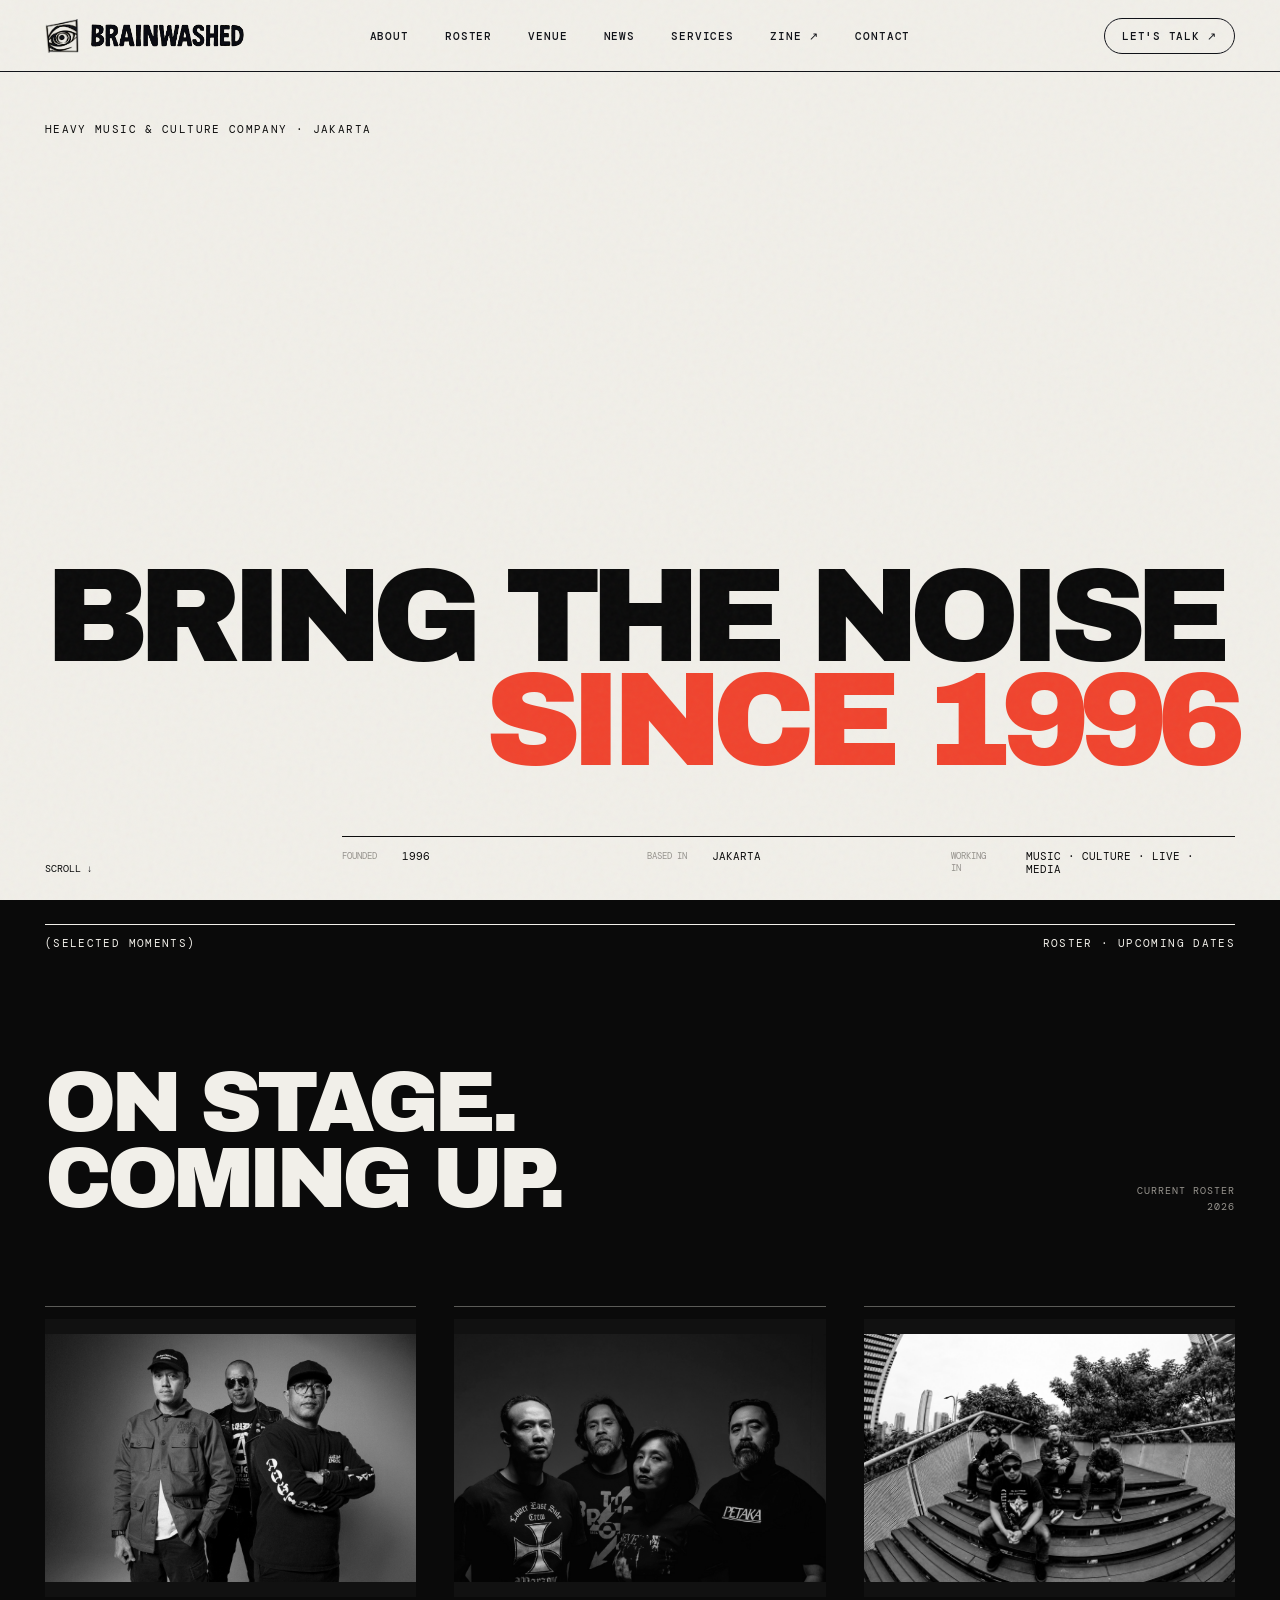
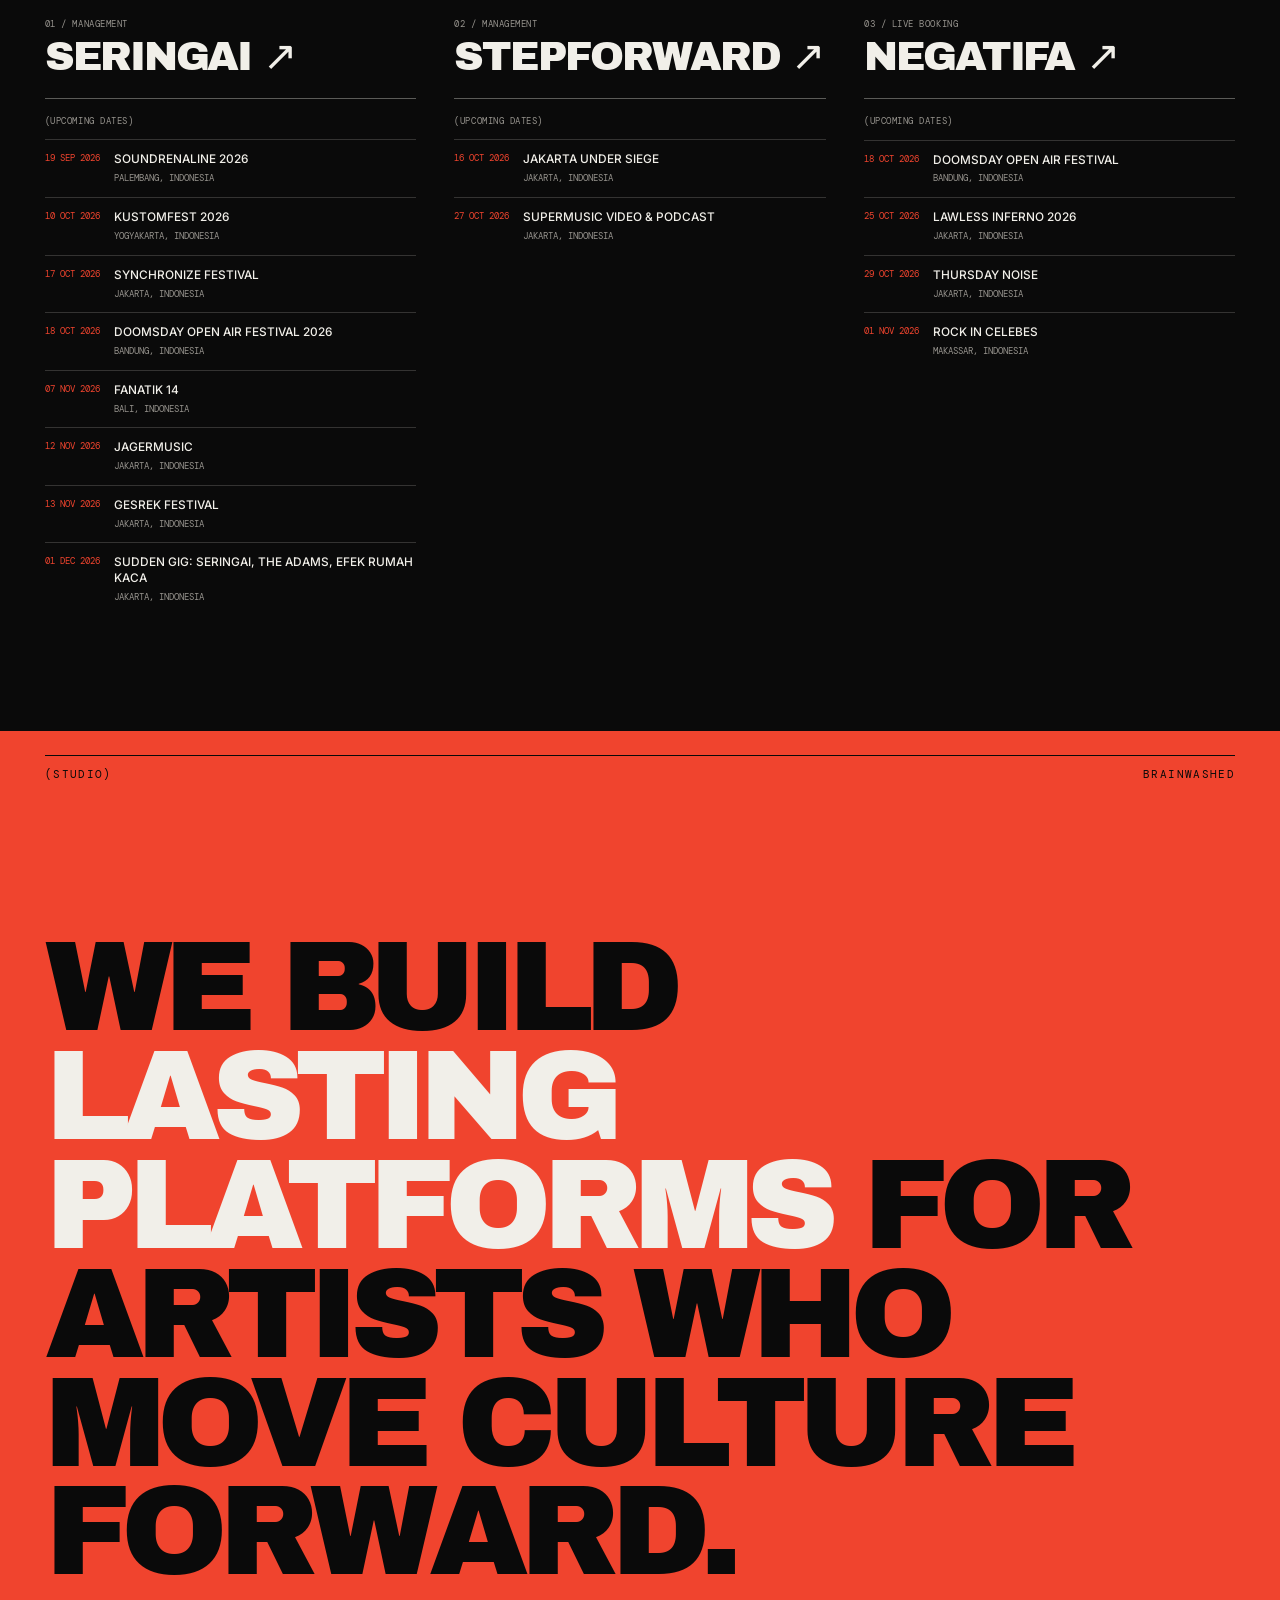
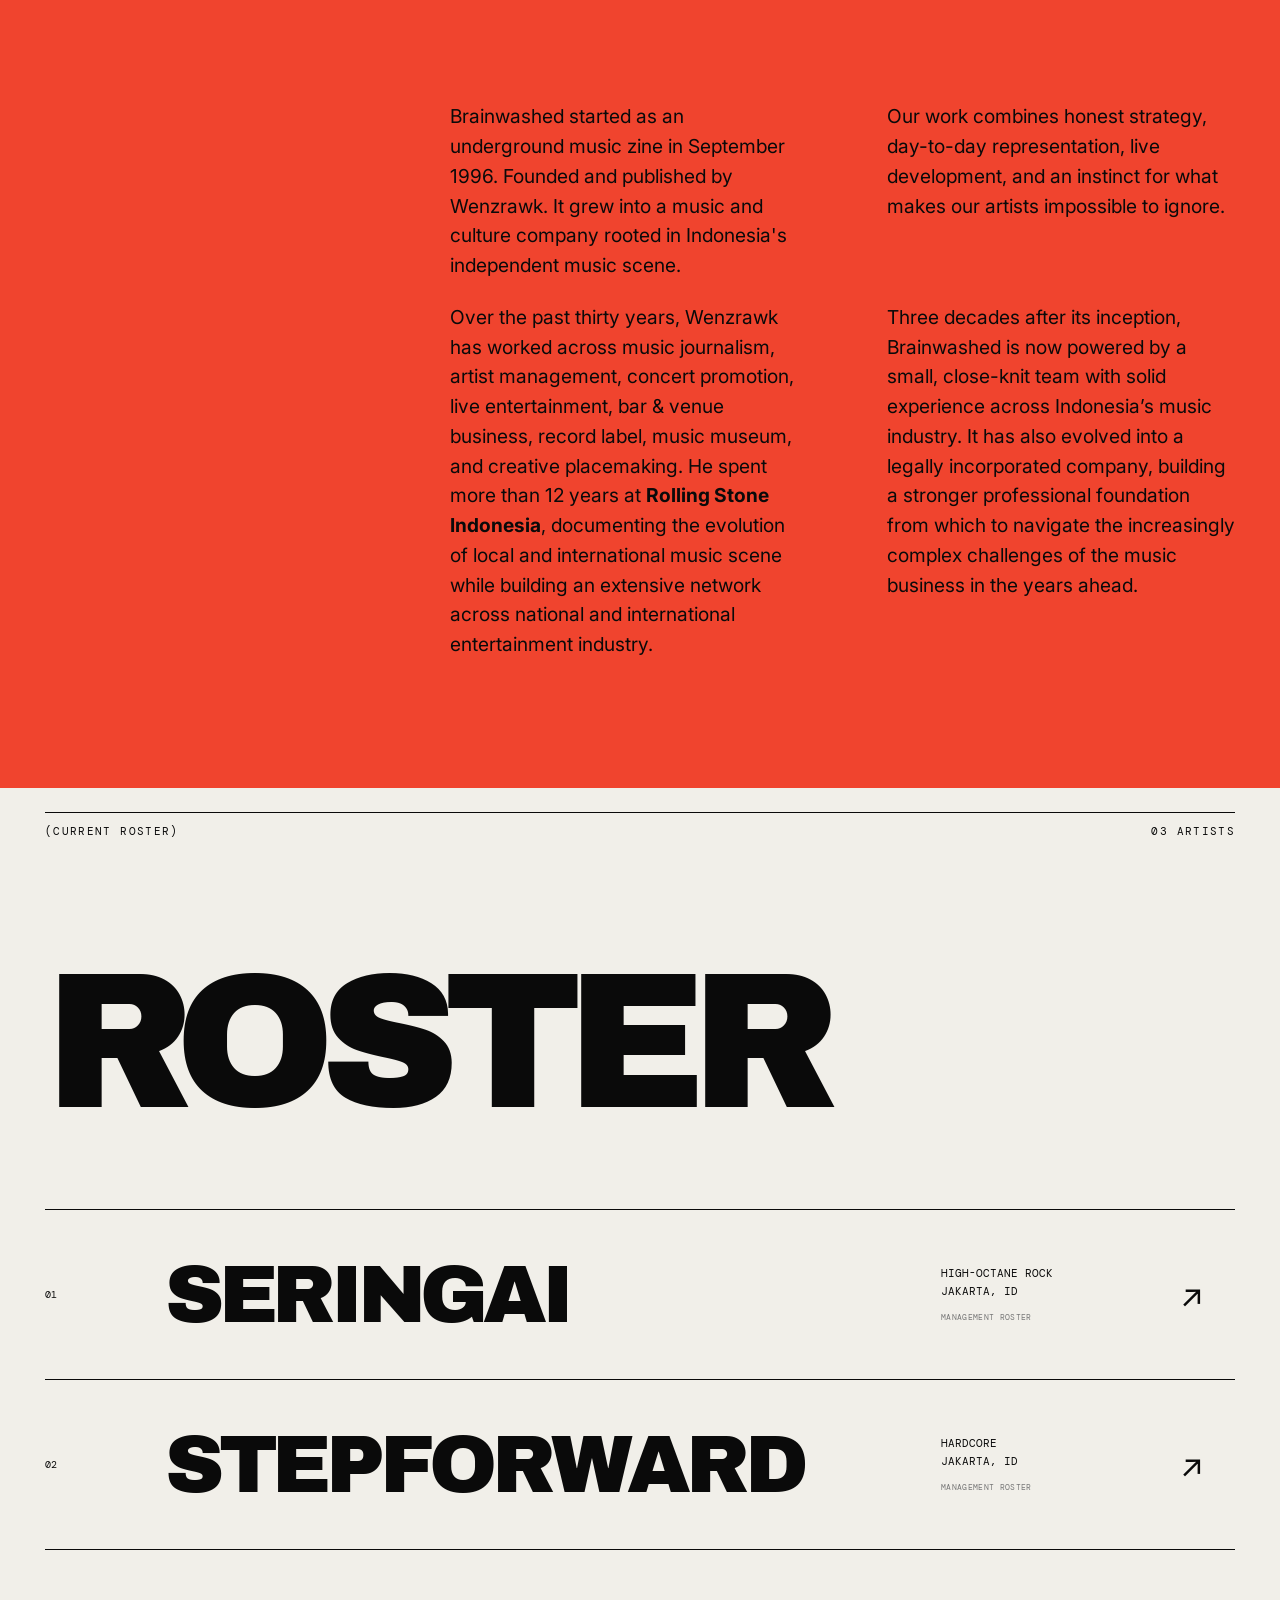
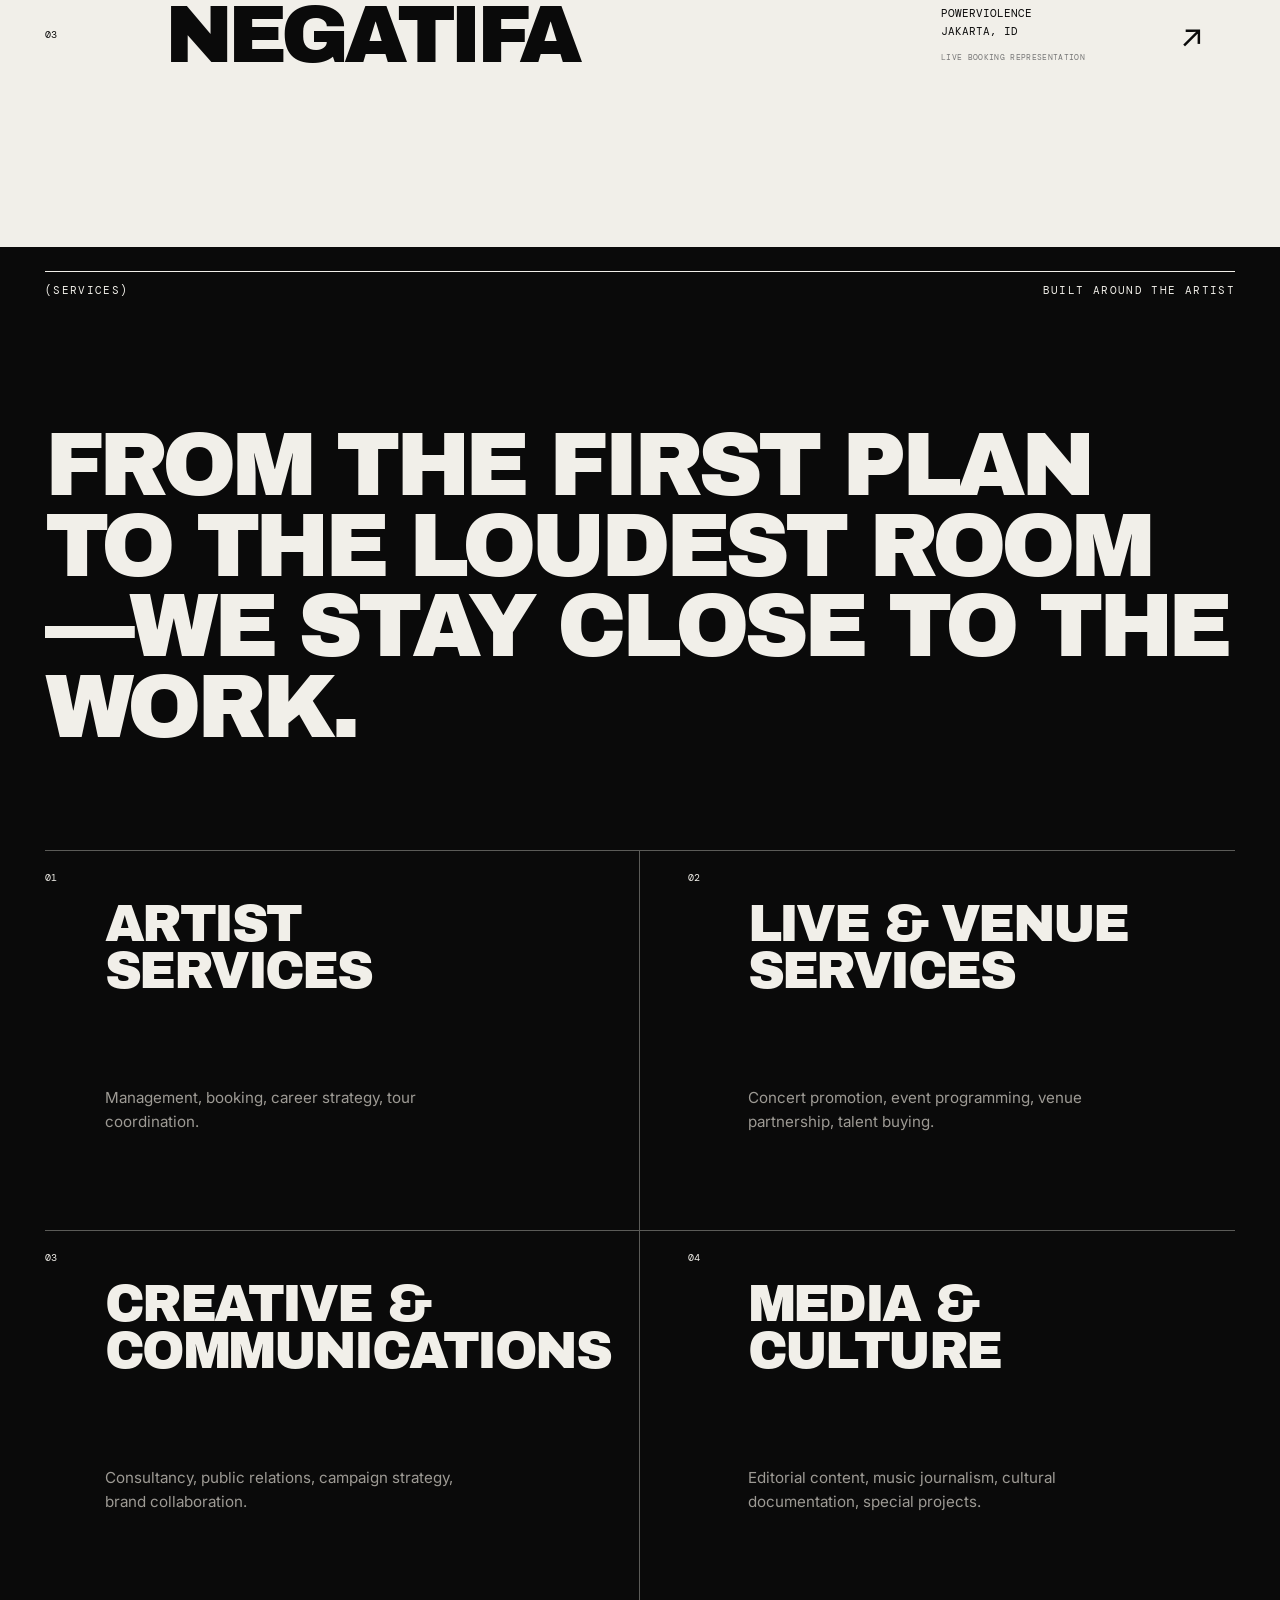
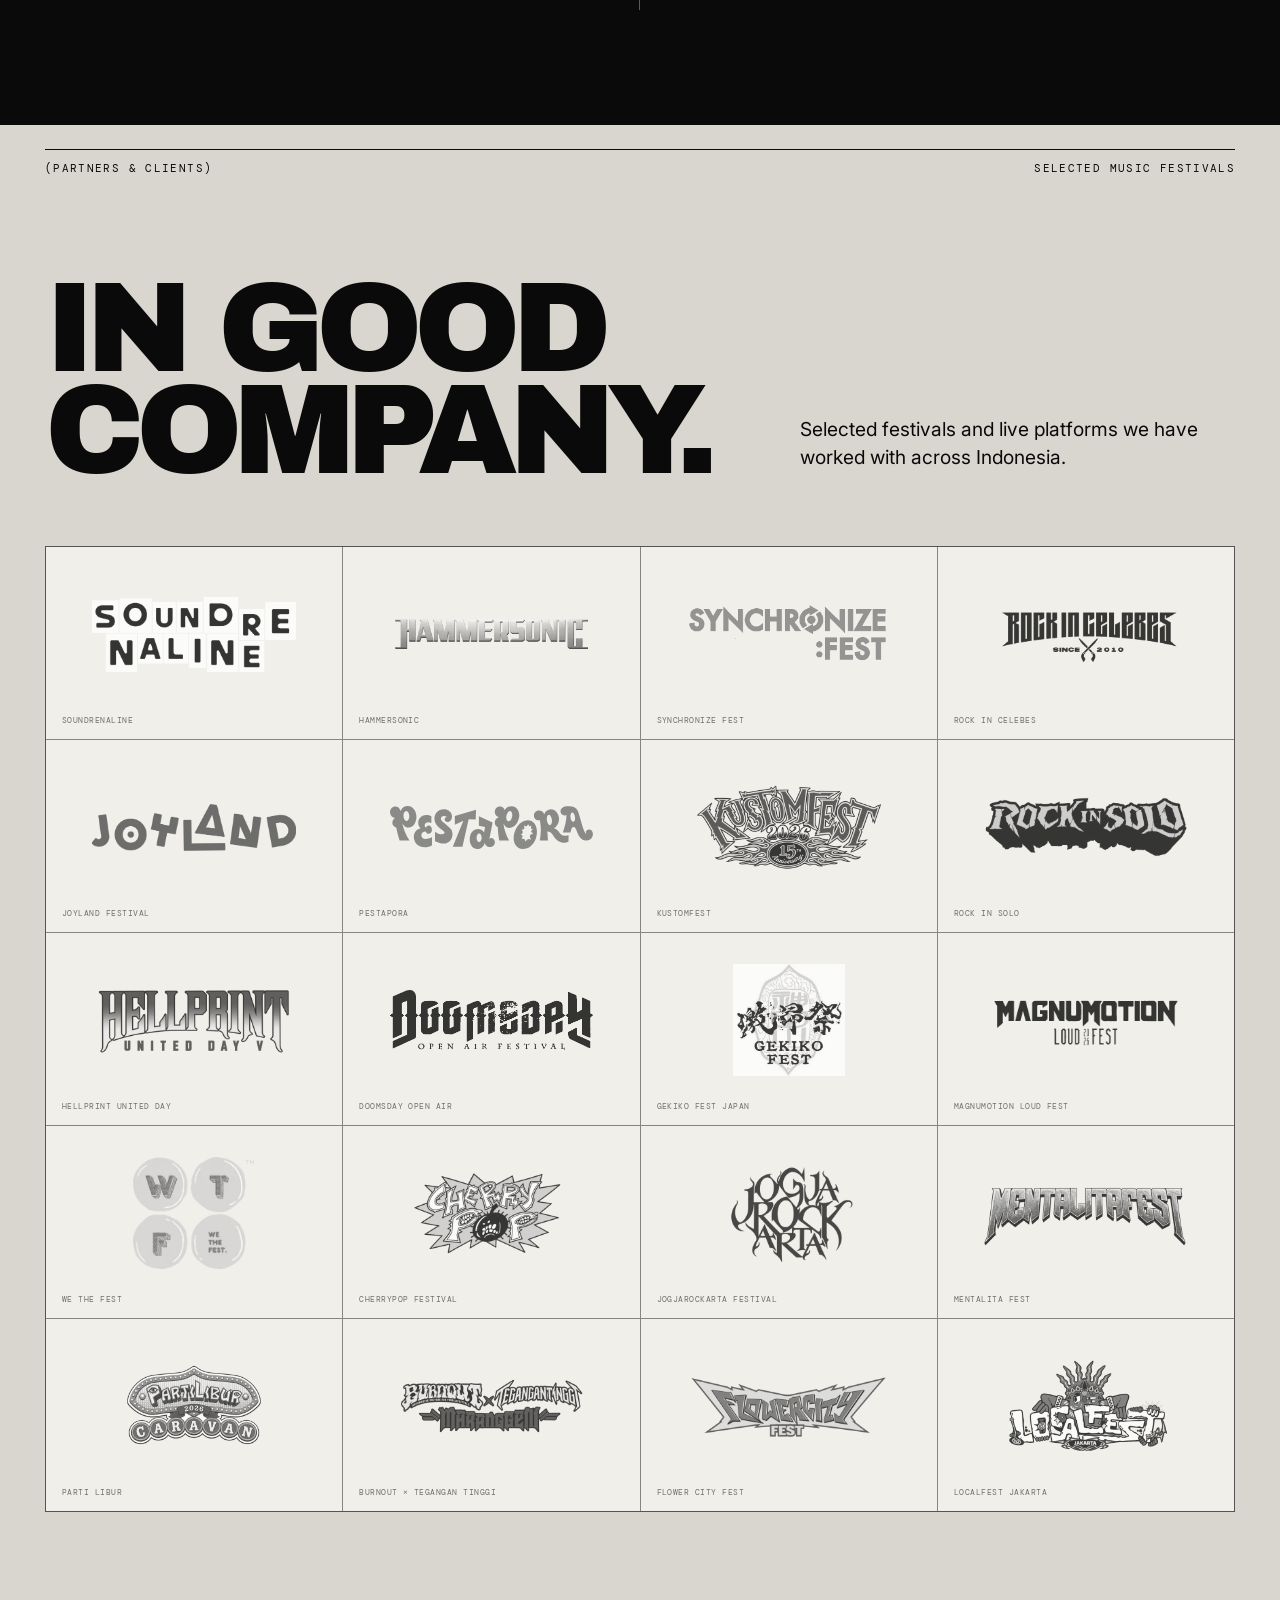
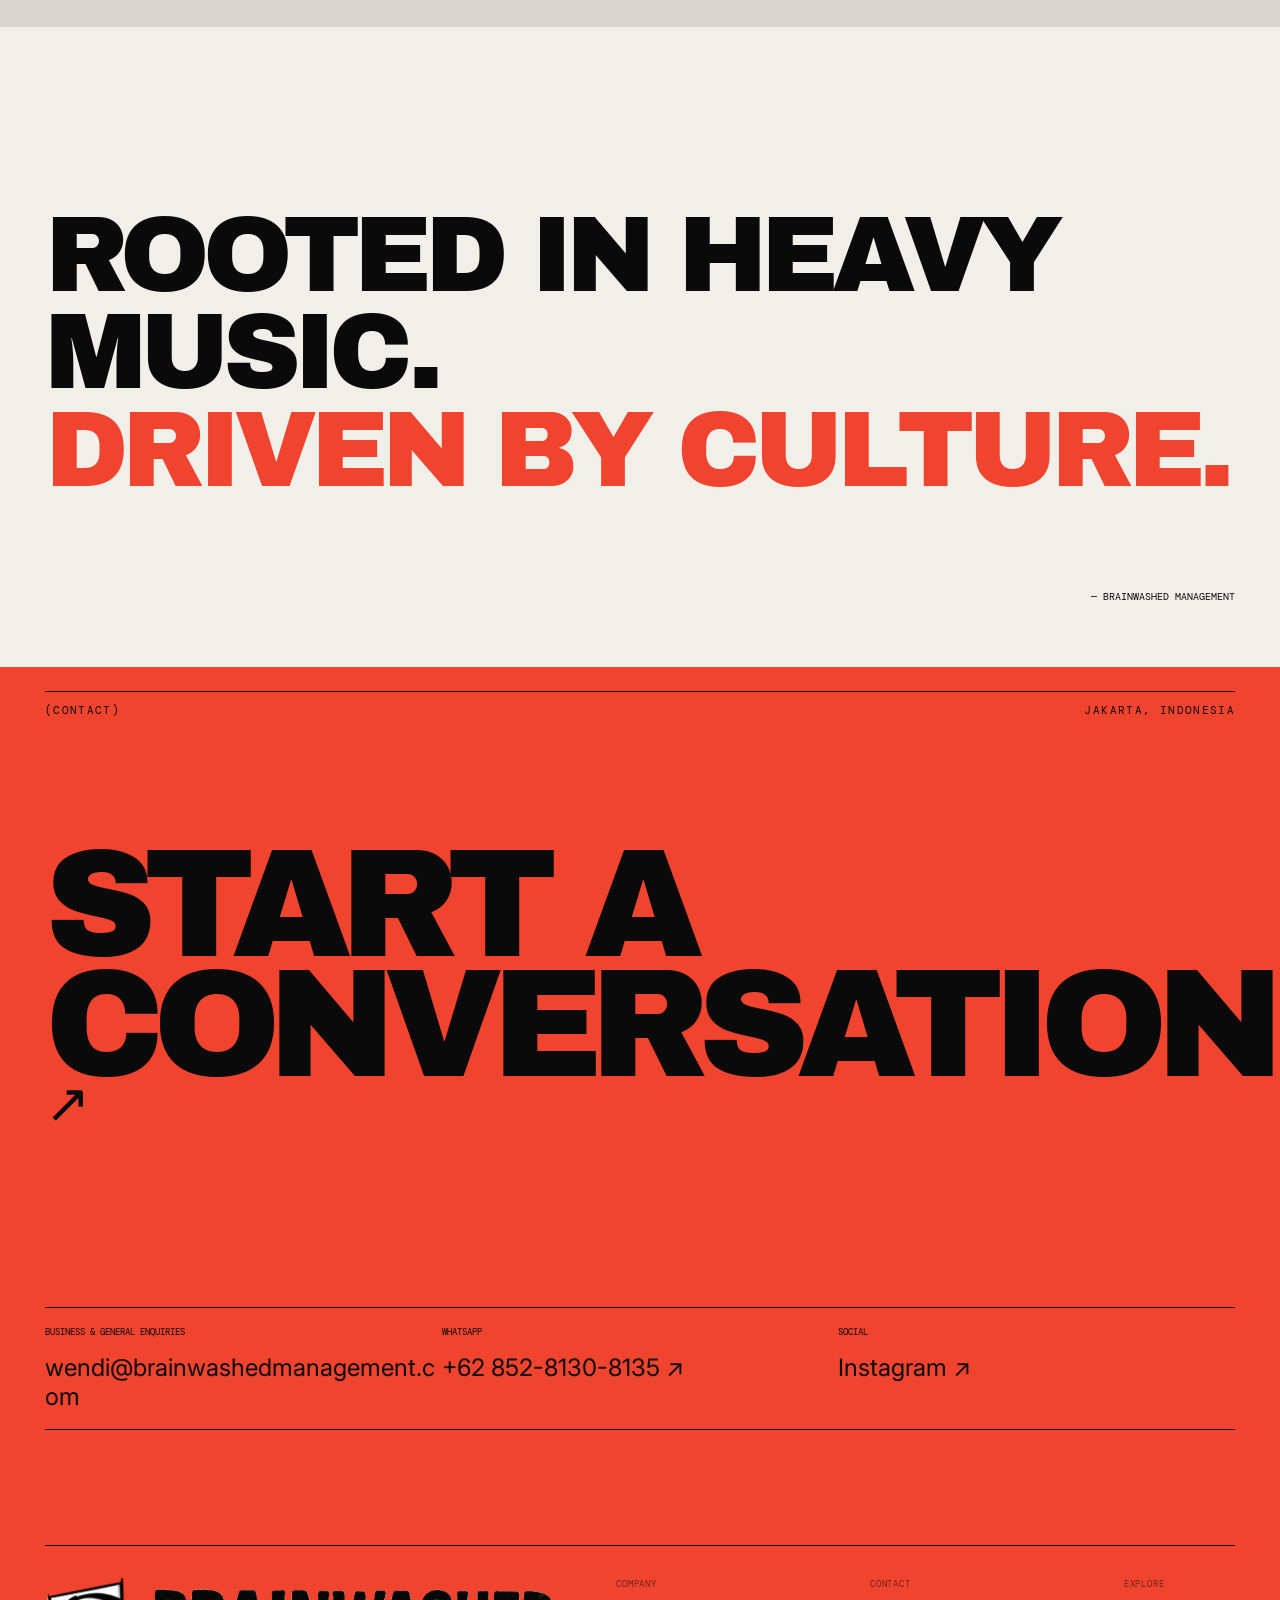
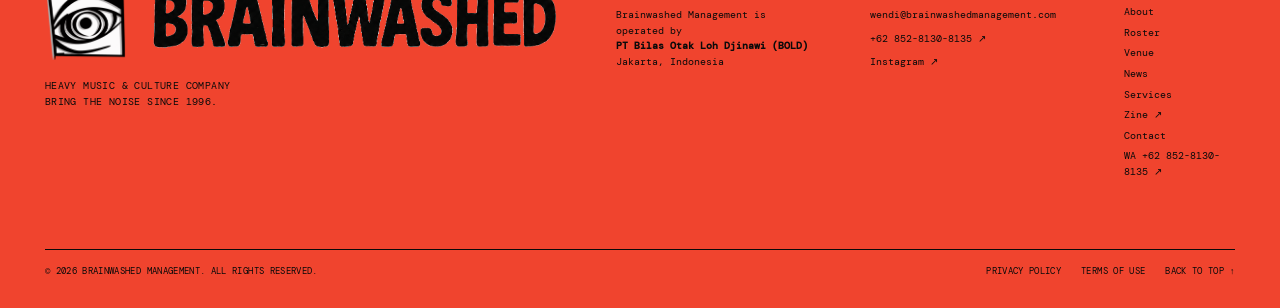
<file: index.html>
<!doctype html>
<html lang="en">
<head>
  <link rel="icon" type="image/png" sizes="512x512" href="/brainwashed_favicon_2.png">
  <link rel="shortcut icon" href="/brainwashed_favicon_2.png">
  <link rel="apple-touch-icon" href="/brainwashed_favicon_2.png">
  <meta charset="UTF-8">
  <meta name="viewport" content="width=device-width, initial-scale=1">
  <meta name="theme-color" content="#f1efe9">
  <meta name="description" content="Brainwashed Management is a Jakarta-based heavy music and culture company working across artist management, live booking, concert promotion, creative communications, venues and media since 1996.">
  <title>Brainwashed Management - Bring the Noise Since 1996</title>
  <link rel="canonical" href="https://brainwashedmanagement.com/">
  <meta property="og:type" content="website">
  <meta property="og:site_name" content="Brainwashed Management">
  <meta property="og:title" content="Brainwashed Management - Bring the Noise Since 1996">
  <meta property="og:description" content="Jakarta-based artist management, live booking, concert promotion, creative communications, venue and media company. Bring the Noise Since 1996.">
  <meta property="og:url" content="https://brainwashedmanagement.com/">
  <meta property="og:image" content="https://brainwashedmanagement.com/brainwashed-logo.png">
  <meta name="twitter:card" content="summary_large_image">
  <meta name="twitter:title" content="Brainwashed Management - Bring the Noise Since 1996">
  <meta name="twitter:description" content="Working across music, culture, live and media from Jakarta since 1996.">
  <meta name="twitter:image" content="https://brainwashedmanagement.com/brainwashed-logo.png">
  <script type="application/ld+json">
  {
    "@context": "https://schema.org",
    "@type": "Organization",
    "@id": "https://brainwashedmanagement.com/#organization",
    "name": "Brainwashed Management",
    "legalName": "PT Bilas Otak Loh Djinawi",
    "alternateName": "Brainwashed",
    "url": "https://brainwashedmanagement.com/",
    "logo": "https://brainwashedmanagement.com/brainwashed-logo.png",
    "image": "https://brainwashedmanagement.com/brainwashed-logo.png",
    "description": "A Jakarta-based heavy music and culture company working across artist management, live booking, concert promotion, creative communications, venues and media since 1996.",
    "foundingDate": "1996-09",
    "email": "wendi@brainwashedmanagement.com",
    "telephone": "+62-852-8130-8135",
    "address": {
      "@type": "PostalAddress",
      "addressLocality": "Jakarta",
      "addressCountry": "ID"
    },
    "areaServed": "Worldwide",
    "sameAs": [
      "https://www.instagram.com/brainwashedmanagement/",
      "https://brainwashedzine.substack.com/"
    ],
    "contactPoint": {
      "@type": "ContactPoint",
      "contactType": "business and general enquiries",
      "email": "wendi@brainwashedmanagement.com",
      "telephone": "+62-852-8130-8135",
      "availableLanguage": ["Indonesian", "English"]
    }
  }
  </script>
  <link rel="preconnect" href="https://fonts.googleapis.com">
  <link rel="preconnect" href="https://fonts.gstatic.com" crossorigin>
  <link href="https://fonts.googleapis.com/css2?family=Archivo+Black&family=DM+Mono:wght@300;400;500&family=Inter:wght@400;500;600&display=swap" rel="stylesheet">
  <link rel="stylesheet" href="styles.css">
</head>
<body>
  <header class="site-header">
    <a class="brand" href="#top" aria-label="Brainwashed home"><img class="brand-eye" src="brainwashed-eye.png" alt=""><img class="brand-wordmark" src="brainwashed-logo.png" alt="Brainwashed"></a>
    <button class="menu-toggle" type="button" aria-expanded="false" aria-controls="main-nav"><span>Menu</span><i></i></button>
    <nav id="main-nav" aria-label="Main navigation">
      <a href="about.html">About</a><a href="#artists">Roster</a><a href="venue.html">Venue</a><a href="news.html">News</a><a href="#services">Services</a><a href="https://brainwashedzine.substack.com/" target="_blank" rel="noopener">Zine ↗</a><a href="#contact">Contact</a>
    </nav>
    <a class="talk-button" href="https://wa.me/6285281308135" target="_blank" rel="noopener">Let's talk ↗</a>
  </header>

  <main id="top">
    <section class="hero panel-light">
      <p class="eyebrow reveal">Heavy Music &amp; Culture Company · Jakarta</p>
      <h1 class="hero-title hero-title-long" aria-label="Bring the noise since 1996">
        <span class="line reveal">Bring the noise</span>
        <span class="line outline reveal">since 1996</span>
      </h1>
      <dl class="hero-meta reveal">
        <div><dt>Founded</dt><dd>1996</dd></div>
        <div><dt>Based in</dt><dd>Jakarta</dd></div>
        <div><dt>Working in</dt><dd>Music · Culture · Live · Media</dd></div>
      </dl>
      <a class="scroll-cue" href="#moments" aria-label="Scroll to selected moments">Scroll ↓</a>
    </section>

    <section class="moments panel-dark" id="moments">
      <div class="section-label"><span>(Selected moments)</span><span>Roster · Upcoming dates</span></div>
      <div class="moments-heading reveal"><p>On stage.<br>Coming up.</p><span>Current roster<br>2026</span></div>
      <div class="moments-roster">
        <article class="moment-artist reveal">
          <a class="moment-artist-image" href="artists/seringai.html"><img src="seringai-2026.jpg" alt="Seringai band portrait, 2026" loading="lazy"></a>
          <div class="moment-artist-head"><span>01 / Management</span><h2><a href="artists/seringai.html">Seringai ↗</a></h2></div>
          <div class="moment-dates"><h3>(Upcoming dates)</h3><div class="moment-date"><time datetime="2026-09-19">19 Sep 2026</time><strong>Soundrenaline 2026</strong><span>Palembang, Indonesia</span></div><div class="moment-date"><time datetime="2026-10-10">10 Oct 2026</time><strong>Kustomfest 2026</strong><span>Yogyakarta, Indonesia</span></div><div class="moment-date"><time datetime="2026-10-17">17 Oct 2026</time><strong>Synchronize Festival</strong><span>Jakarta, Indonesia</span></div><div class="moment-date"><time datetime="2026-10-18">18 Oct 2026</time><strong>Doomsday Open Air Festival 2026</strong><span>Bandung, Indonesia</span></div><div class="moment-date"><time datetime="2026-11-07">07 Nov 2026</time><strong>FANATIK 14</strong><span>Bali, Indonesia</span></div><div class="moment-date"><time datetime="2026-11-12">12 Nov 2026</time><strong>JAGERMUSIC</strong><span>Jakarta, Indonesia</span></div><div class="moment-date"><time datetime="2026-11-13">13 Nov 2026</time><strong>Gesrek Festival</strong><span>Jakarta, Indonesia</span></div><div class="moment-date"><time datetime="2026-12-01">01 Dec 2026</time><strong>Sudden Gig: Seringai, The Adams, Efek Rumah Kaca</strong><span>Jakarta, Indonesia</span></div></div>
        </article>
        <article class="moment-artist reveal">
          <a class="moment-artist-image" href="artists/stepforward.html"><img src="stepforward-2026.jpeg" alt="Stepforward band portrait, 2026" loading="lazy"></a>
          <div class="moment-artist-head"><span>02 / Management</span><h2><a href="artists/stepforward.html">Stepforward ↗</a></h2></div>
          <div class="moment-dates"><h3>(Upcoming dates)</h3><div class="moment-date"><time datetime="2026-10-16">16 Oct 2026</time><strong>Jakarta Under Siege</strong><span>Jakarta, Indonesia</span></div><div class="moment-date"><time datetime="2026-10-27">27 Oct 2026</time><strong>Supermusic Video &amp; Podcast</strong><span>Jakarta, Indonesia</span></div></div>
        </article>
        <article class="moment-artist reveal">
          <a class="moment-artist-image" href="artists/negatifa.html"><img src="negatifa-2026.jpg" alt="Negatifa band portrait, 2026" loading="lazy"></a>
          <div class="moment-artist-head"><span>03 / Live booking</span><h2><a href="artists/negatifa.html">Negatifa ↗</a></h2></div>
          <div class="moment-dates"><h3>(Upcoming dates)</h3><div class="moment-date"><time datetime="2026-10-18">18 Oct 2026</time><strong>Doomsday Open Air Festival</strong><span>Bandung, Indonesia</span></div><div class="moment-date"><time datetime="2026-10-25">25 Oct 2026</time><strong>Lawless Inferno 2026</strong><span>Jakarta, Indonesia</span></div><div class="moment-date"><time datetime="2026-10-29">29 Oct 2026</time><strong>Thursday Noise</strong><span>Jakarta, Indonesia</span></div><div class="moment-date"><time datetime="2026-11-01">01 Nov 2026</time><strong>Rock in Celebes</strong><span>Makassar, Indonesia</span></div></div>
        </article>
      </div>
    </section>

    <section class="statement panel-red" id="studio">
      <div class="section-label"><span>(Studio)</span><span>Brainwashed</span></div>
      <p class="statement-copy reveal">We build <em>lasting platforms</em> for artists who move culture forward.</p>
      <div class="statement-grid reveal">
        <p>Brainwashed started as an underground music zine in September 1996. Founded and published by Wenzrawk. It grew into a music and culture company rooted in Indonesia's independent music scene.</p>
        <p>Our work combines honest strategy, day-to-day representation, live development, and an instinct for what makes our artists impossible to ignore.</p>
        <p>Over the past thirty years, Wenzrawk has worked across music journalism, artist management, concert promotion, live entertainment, bar &amp; venue business, record label, music museum, and creative placemaking. He spent more than 12 years at <strong>Rolling Stone Indonesia</strong>, documenting the evolution of local and international music scene while building an extensive network across national and international entertainment industry.</p>
        <p>Three decades after its inception, Brainwashed is now powered by a small, close-knit team with solid experience across Indonesia’s music industry. It has also evolved into a legally incorporated company, building a stronger professional foundation from which to navigate the increasingly complex challenges of the music business in the years ahead.</p>
      </div>
    </section>

    <section class="roster panel-light" id="artists">
      <div class="section-label"><span>(Current roster)</span><span>03 artists</span></div>
      <h2 class="section-title reveal">Roster</h2>
      <div class="artist-list">
        <a class="artist-row reveal" href="artists/seringai.html" aria-label="View Seringai artist page">
          <span class="artist-index">01</span>
          <h3>Seringai</h3>
          <p>High-octane rock<br>Jakarta, ID<br><small>Management roster</small></p>
          <div class="artist-image"><img src="seringai-2026.jpg" alt="Seringai"><span>Photo / Agung Hartamurti</span></div>
          <span class="artist-arrow">↗</span>
        </a>
        <a class="artist-row reveal" href="artists/stepforward.html" aria-label="View Stepforward artist page">
          <span class="artist-index">02</span>
          <h3>Stepforward</h3>
          <p>Hardcore<br>Jakarta, ID<br><small>Management roster</small></p>
          <div class="artist-image"><img src="stepforward-2026.jpeg" alt="Stepforward"><span>Photo / Rigel Haryanto</span></div>
          <span class="artist-arrow">↗</span>
        </a>
        <a class="artist-row reveal" href="artists/negatifa.html" aria-label="View Negatifa artist page">
          <span class="artist-index">03</span>
          <h3>Negatifa</h3>
          <p>Powerviolence<br>Jakarta, ID<br><small>Live booking representation</small></p>
          <div class="artist-image"><img src="negatifa-2026.jpg" alt="Negatifa"><span>Photo / Negatifa archive</span></div>
          <span class="artist-arrow">↗</span>
        </a>
      </div>
    </section>

    <section class="services panel-dark" id="services">
      <div class="section-label"><span>(Services)</span><span>Built around the artist</span></div>
      <div class="services-intro single reveal"><p>From the first plan to the loudest room—we stay close to the work.</p></div>
      <div class="service-list">
        <article class="reveal"><span>01</span><h3>Artist<br>Services</h3><p>Management, booking, career strategy, tour coordination.</p></article>
        <article class="reveal"><span>02</span><h3>Live & Venue<br>Services</h3><p>Concert promotion, event programming, venue partnership, talent buying.</p></article>
        <article class="reveal"><span>03</span><h3>Creative &<br>Communications</h3><p>Consultancy, public relations, campaign strategy, brand collaboration.</p></article>
        <article class="reveal"><span>04</span><h3>Media &<br>Culture</h3><p>Editorial content, music journalism, cultural documentation, special projects.</p></article>
      </div>
    </section>

    <section class="partners panel-partners" id="partners">
      <div class="section-label"><span>(Partners &amp; Clients)</span><span>Selected music festivals</span></div>
      <div class="partners-heading reveal"><h2>In good<br>company.</h2><p>Selected festivals and live platforms we have worked with across Indonesia.</p></div>
      <div class="partner-grid reveal" aria-label="Selected partners and clients">
        <figure class="partner-card"><img src="festival-soundrenaline.webp" alt="Soundrenaline" loading="lazy"><figcaption>Soundrenaline</figcaption></figure>
        <figure class="partner-card"><img src="festival-hammersonic.webp" alt="Hammersonic" loading="lazy"><figcaption>Hammersonic</figcaption></figure>
        <figure class="partner-card"><img src="festival-synchronize.webp" alt="Synchronize Fest" loading="lazy"><figcaption>Synchronize Fest</figcaption></figure>
        <figure class="partner-card"><img src="festival-rock-in-celebes.webp" alt="Rock In Celebes" loading="lazy"><figcaption>Rock In Celebes</figcaption></figure>
        <figure class="partner-card"><img src="festival-joyland.webp" alt="Joyland Festival" loading="lazy"><figcaption>Joyland Festival</figcaption></figure>
        <figure class="partner-card"><img src="festival-pestapora.svg" alt="Pestapora" loading="lazy"><figcaption>Pestapora</figcaption></figure>
        <figure class="partner-card"><img src="festival-kustomfest.webp" alt="Kustomfest 2026 — 15th Anniversary" loading="lazy"><figcaption>Kustomfest</figcaption></figure>
        <figure class="partner-card"><img src="festival-rock-in-solo.webp" alt="Rock In Solo" loading="lazy"><figcaption>Rock In Solo</figcaption></figure>
        <figure class="partner-card"><img src="festival-hellprint.webp" alt="Hellprint United Day" loading="lazy"><figcaption>Hellprint United Day</figcaption></figure>
        <figure class="partner-card"><img src="festival-doomsday.webp" alt="Doomsday Open Air Festival" loading="lazy"><figcaption>Doomsday Open Air</figcaption></figure>
        <figure class="partner-card partner-card-square"><img src="festival-gekiko.webp" alt="Gekiko Fest Japan" loading="lazy"><figcaption>Gekiko Fest Japan</figcaption></figure>
        <figure class="partner-card"><img src="festival-magnumotion.webp" alt="Magnumotion Loud Fest" loading="lazy"><figcaption>Magnumotion Loud Fest</figcaption></figure>
        <figure class="partner-card partner-card-square"><img src="festival-we-the-fest.webp" alt="We The Fest" loading="lazy"><figcaption>We The Fest</figcaption></figure>
        <figure class="partner-card"><img src="festival-cherrypop.webp" alt="Cherrypop Festival" loading="lazy"><figcaption>Cherrypop Festival</figcaption></figure>
        <figure class="partner-card partner-card-square"><img src="festival-jogjarockarta.webp" alt="Jogjarockarta Festival" loading="lazy"><figcaption>Jogjarockarta Festival</figcaption></figure>
        <figure class="partner-card"><img src="festival-mentalita.webp" alt="Mentalita Fest" loading="lazy"><figcaption>Mentalita Fest</figcaption></figure>
        <figure class="partner-card"><img src="festival-parti-libur.webp" alt="Parti Libur Caravan 2026" loading="lazy"><figcaption>Parti Libur</figcaption></figure>
        <figure class="partner-card"><img src="festival-burnout-tegangan-tinggi.webp" alt="Burnout × Tegangan Tinggi Maranggeni" loading="lazy"><figcaption>Burnout × Tegangan Tinggi</figcaption></figure>
        <figure class="partner-card"><img src="festival-flower-city.webp" alt="Flower City Fest" loading="lazy"><figcaption>Flower City Fest</figcaption></figure>
        <figure class="partner-card"><img src="festival-localfest.webp" alt="Localfest Jakarta 2026" loading="lazy"><figcaption>Localfest Jakarta</figcaption></figure>
      </div>
    </section>

    <section class="quote panel-light">
      <blockquote class="reveal">Rooted in heavy music.<br><em>Driven by culture.</em></blockquote>
      <p>— Brainwashed Management</p>
    </section>

    <section class="contact panel-red" id="contact">
      <div class="section-label"><span>(Contact)</span><span>Jakarta, Indonesia</span></div>
      <h2 class="reveal">Start a<br>conversation <span>↗</span></h2>
      <div class="contact-grid reveal">
        <div><span>Business &amp; General Enquiries</span><a href="mailto:wendi@brainwashedmanagement.com">wendi@brainwashedmanagement.com</a></div>
        <div><span>WhatsApp</span><a href="https://wa.me/6285281308135" target="_blank" rel="noopener">+62 852-8130-8135 ↗</a></div>
        <div><span>Social</span><a href="https://www.instagram.com/brainwashedmanagement/" target="_blank" rel="noopener">Instagram ↗</a></div>
      </div>
      <footer class="corporate-footer"><div class="footer-identity"><div class="footer-brand"><img class="footer-eye" src="brainwashed-eye.png" alt=""><img class="footer-wordmark" src="brainwashed-logo.png" alt="Brainwashed"></div><p>Heavy Music &amp; Culture Company<br>Bring the Noise Since 1996.</p></div><div class="footer-column"><span>Company</span><p>Brainwashed Management is operated by<br><strong>PT Bilas Otak Loh Djinawi (BOLD)</strong><br>Jakarta, Indonesia</p></div><div class="footer-column"><span>Contact</span><a href="mailto:wendi@brainwashedmanagement.com">wendi@brainwashedmanagement.com</a><a href="https://wa.me/6285281308135" target="_blank" rel="noopener">+62 852-8130-8135 ↗</a><a href="https://www.instagram.com/brainwashedmanagement/" target="_blank" rel="noopener">Instagram ↗</a></div><div class="footer-column footer-navigation"><span>Explore</span><a href="about.html">About</a><a href="#artists">Roster</a><a href="venue.html">Venue</a><a href="news.html">News</a><a href="#services">Services</a><a href="https://brainwashedzine.substack.com/" target="_blank" rel="noopener">Zine ↗</a><a href="#contact">Contact</a><a href="https://wa.me/6285281308135" target="_blank" rel="noopener">WA +62 852-8130-8135 ↗</a></div><div class="footer-bottom"><p>© <span id="year">2026</span> Brainwashed Management. All rights reserved.</p><div><a href="privacy.html">Privacy Policy</a><a href="terms.html">Terms of Use</a><a href="#top">Back to top ↑</a></div></div></footer>
    </section>
  </main>
  <script src="site.js"></script>
</body>
</html>
</file>
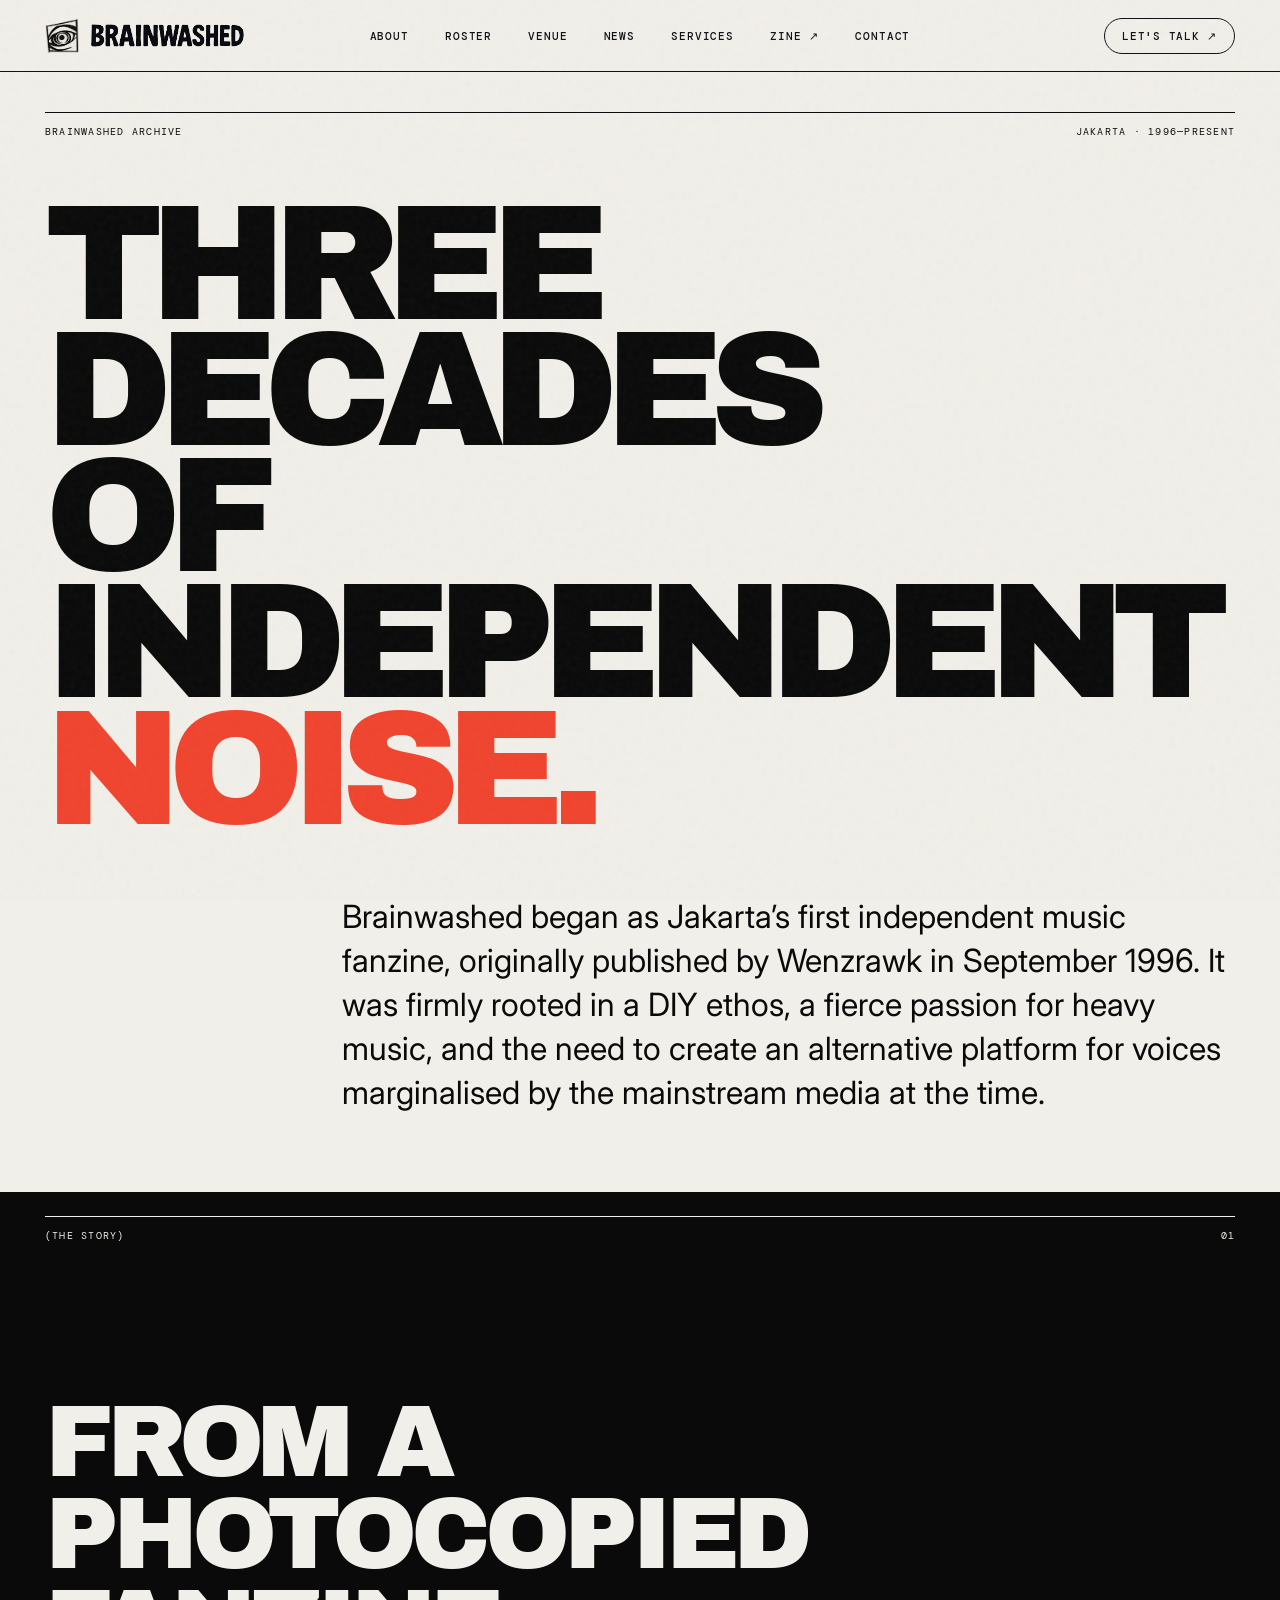
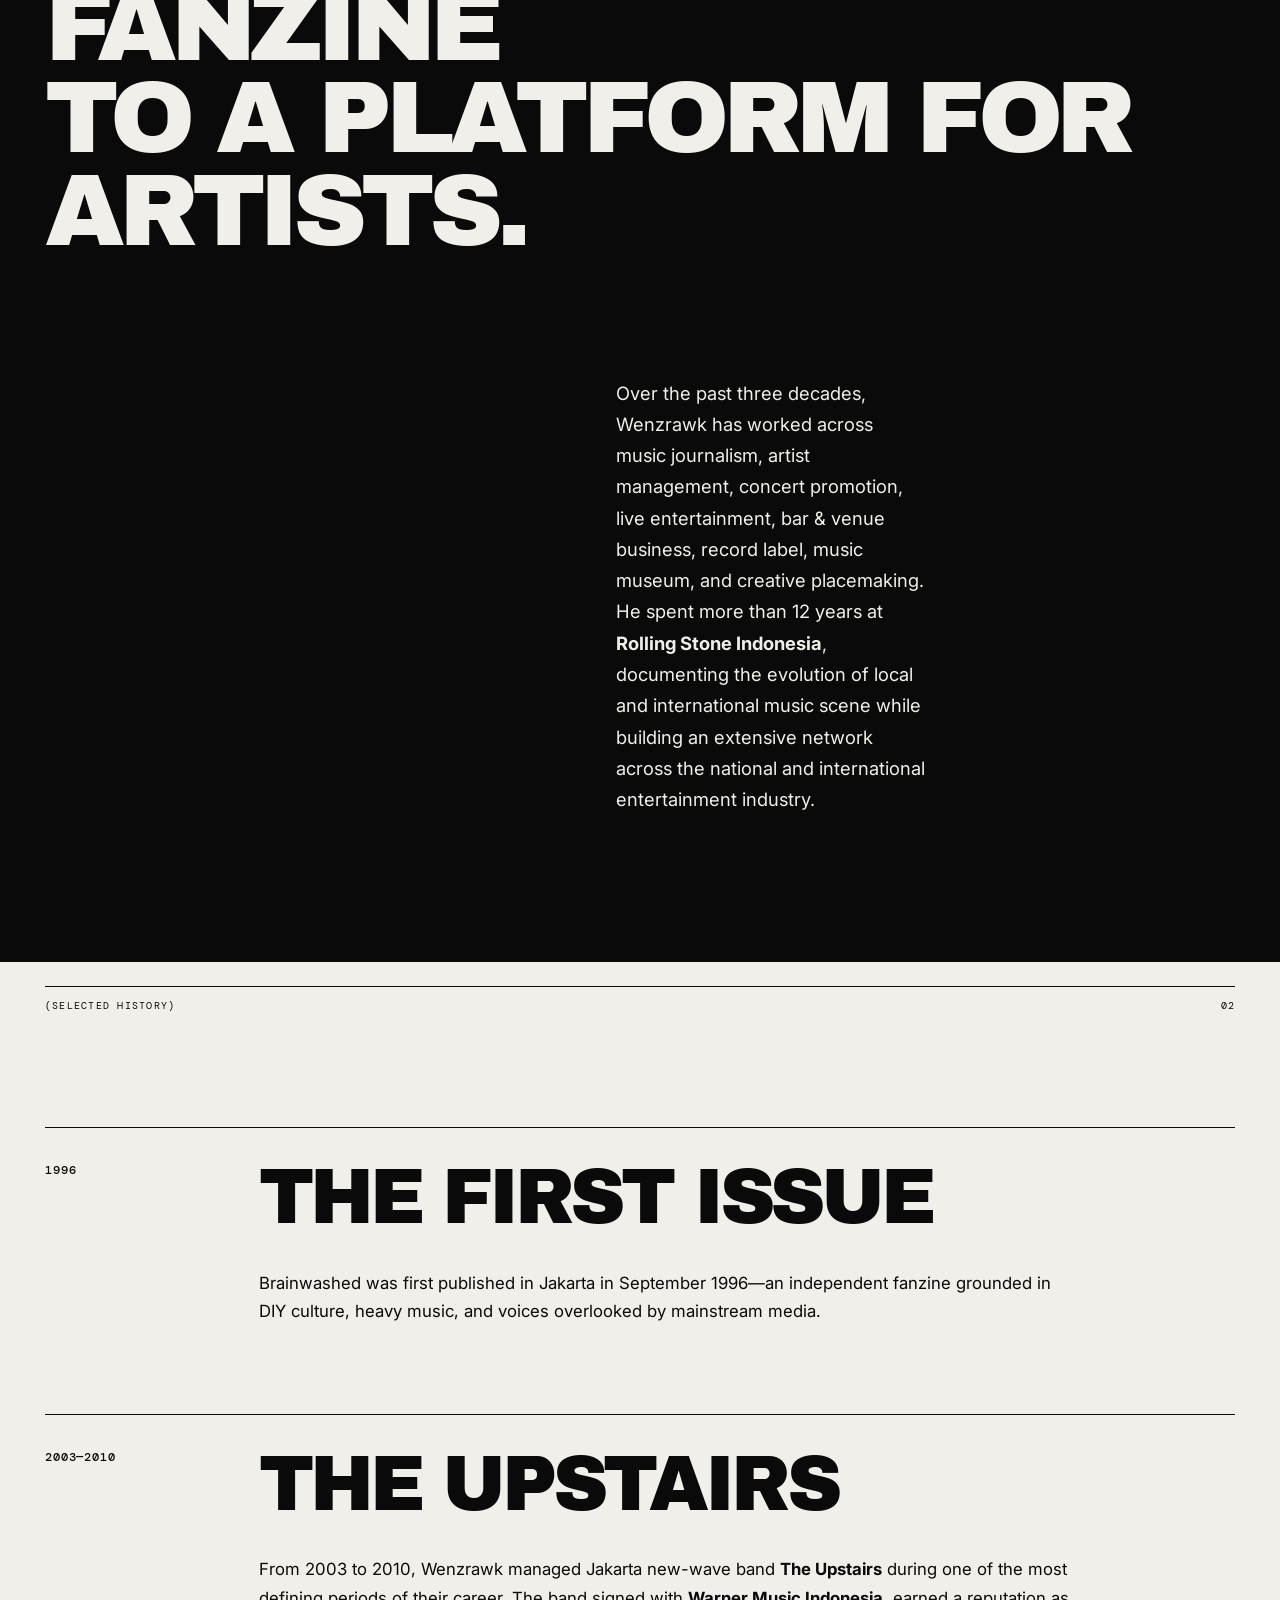
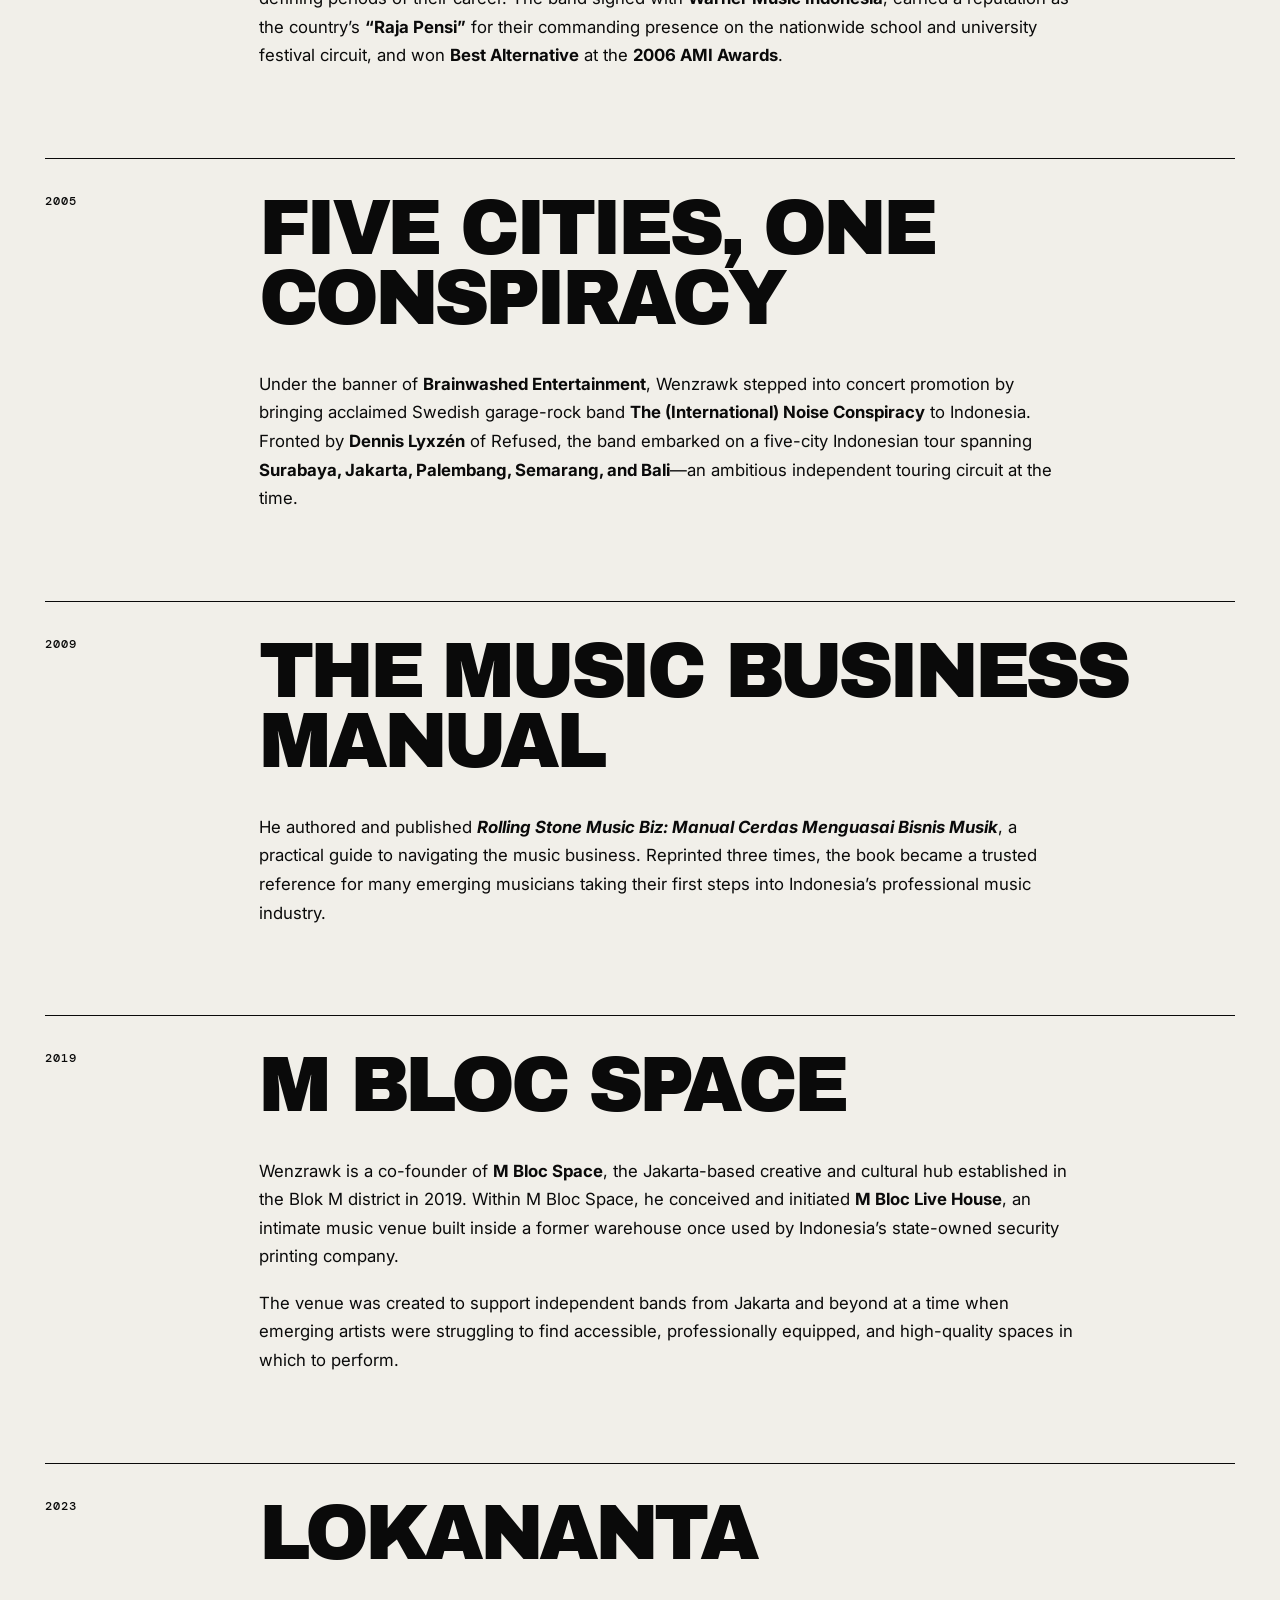
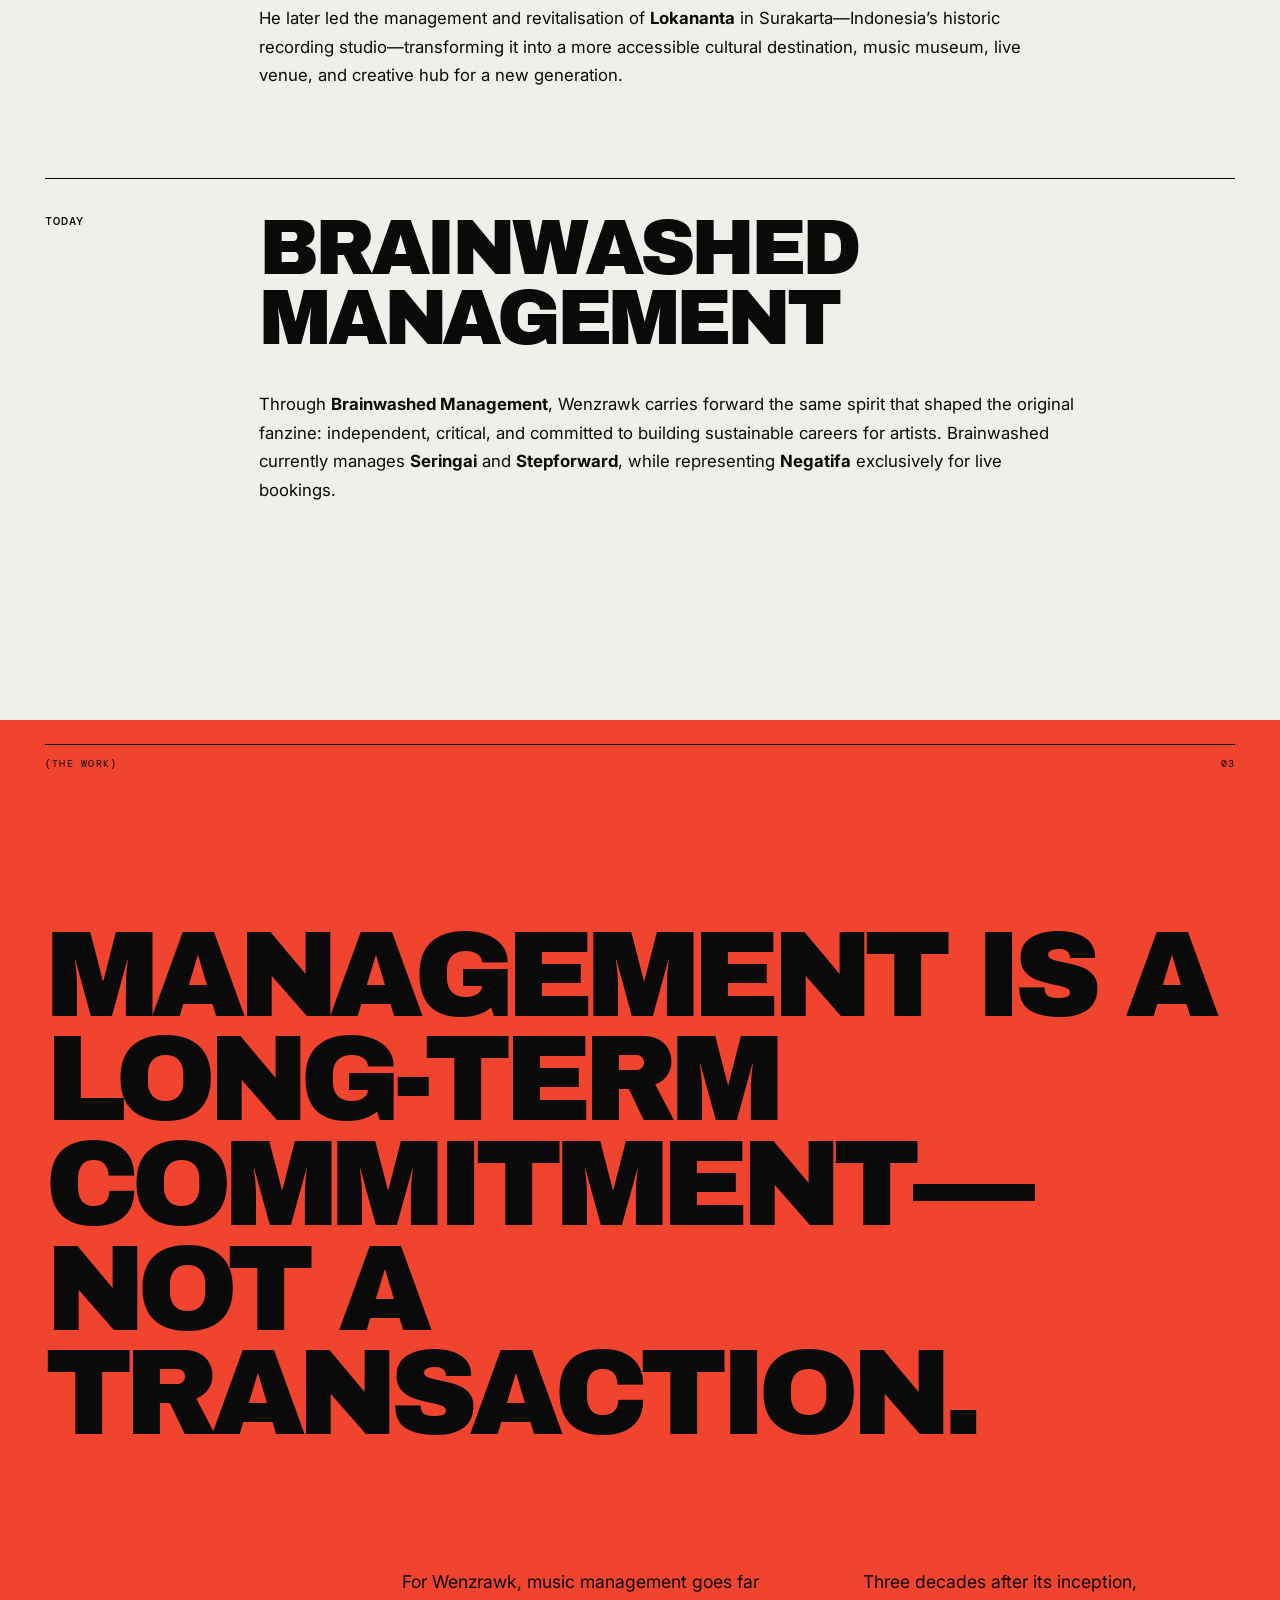
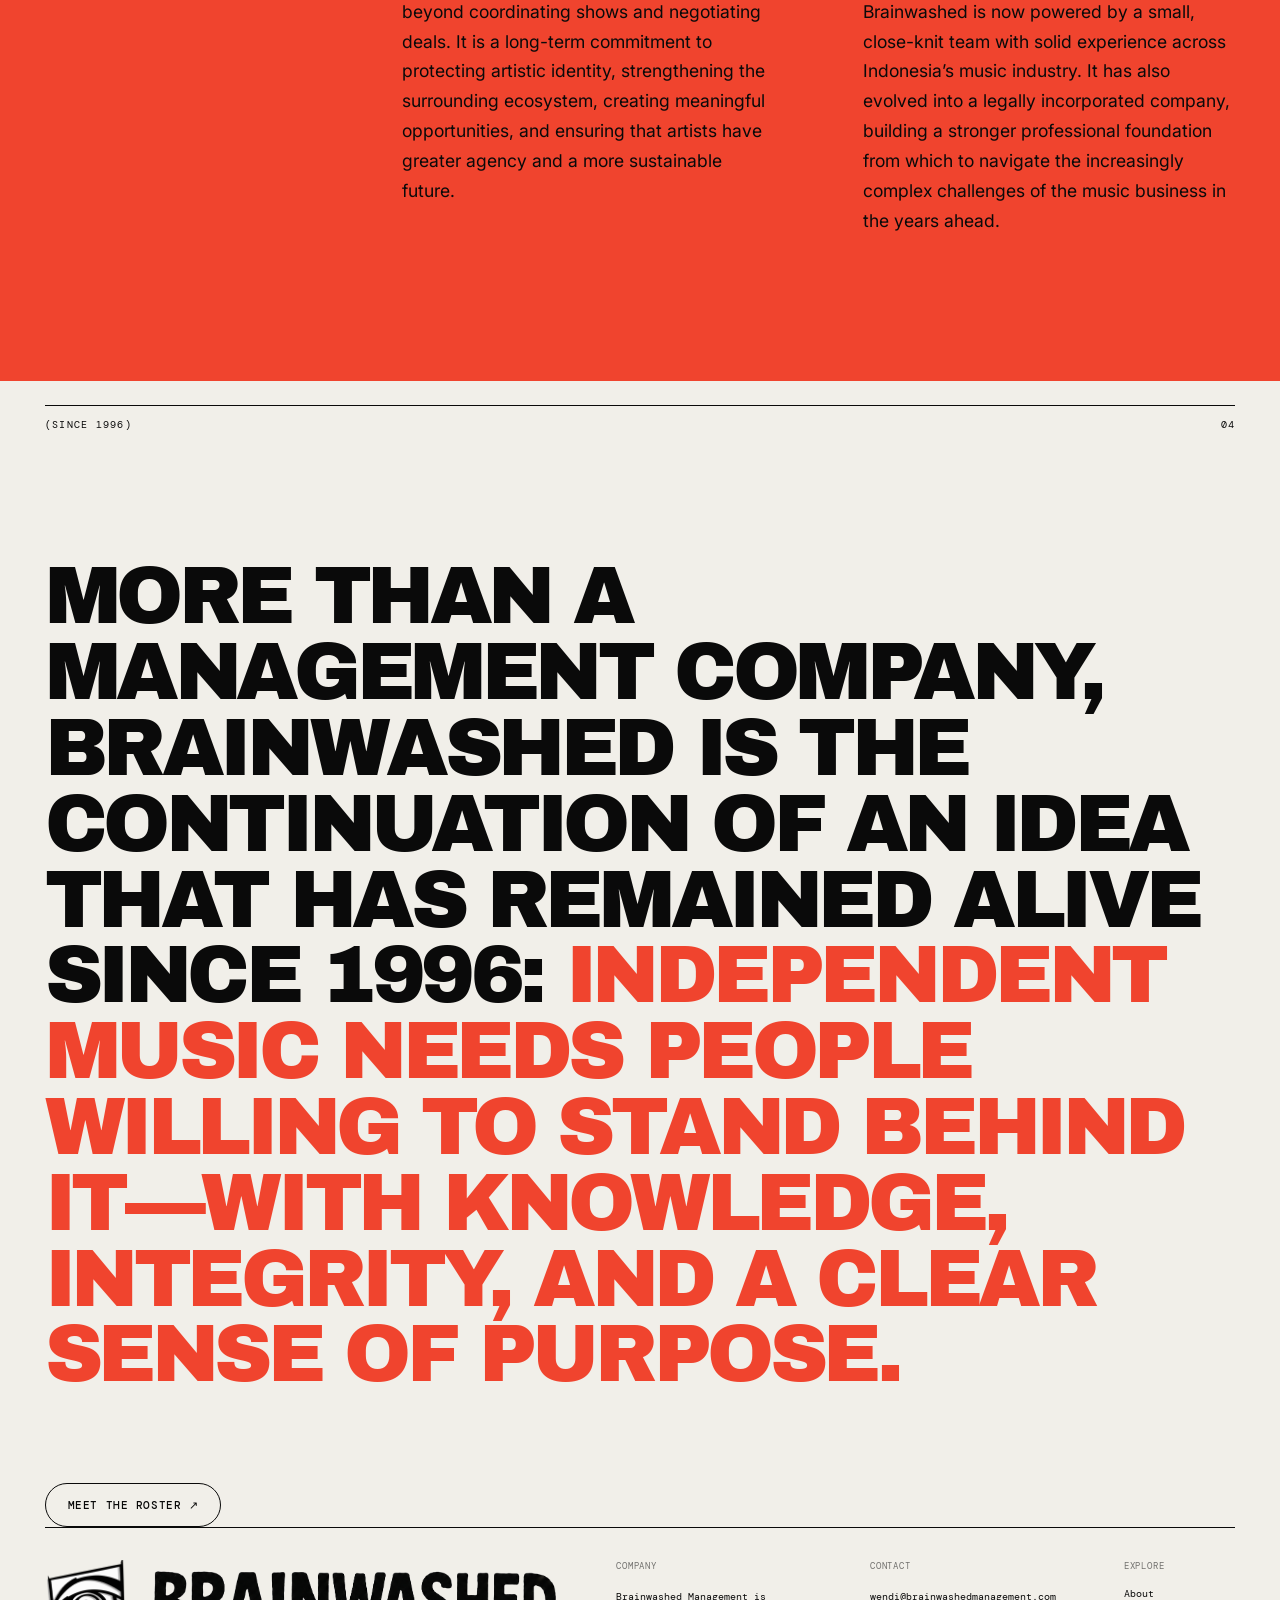
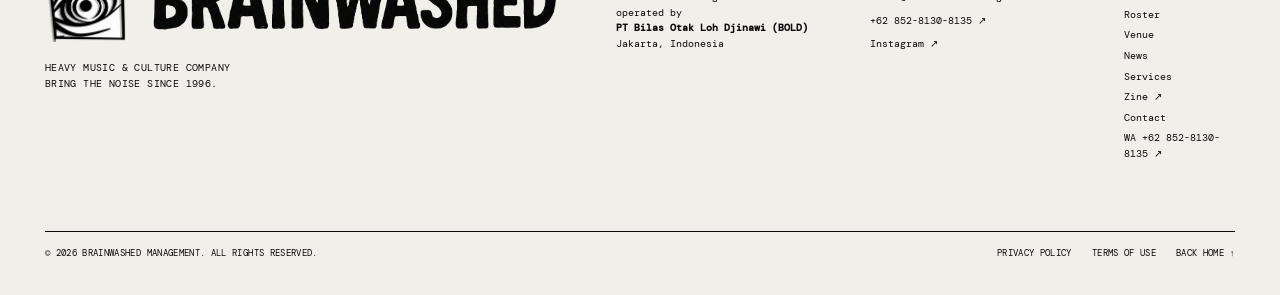
<file: about.html>
<!doctype html>
<html lang="en">
<head>
  <link rel="icon" type="image/png" sizes="512x512" href="/brainwashed_favicon_2.png">
  <link rel="shortcut icon" href="/brainwashed_favicon_2.png">
  <link rel="apple-touch-icon" href="/brainwashed_favicon_2.png">
  <meta charset="UTF-8">
  <meta name="viewport" content="width=device-width,initial-scale=1">
  <meta name="theme-color" content="#f1efe9">
  <meta name="description" content="The story of Brainwashed: from a Jakarta underground music zine founded in September 1996 to a heavy music and culture company working across management, live, media and creative projects.">
  <title>About — Brainwashed Since 1996</title>
  <link rel="canonical" href="https://brainwashedmanagement.com/about.html">
  <link rel="preconnect" href="https://fonts.googleapis.com">
  <link rel="preconnect" href="https://fonts.gstatic.com" crossorigin>
  <link href="https://fonts.googleapis.com/css2?family=Archivo+Black&family=DM+Mono:wght@300;400;500&family=Inter:wght@400;500;600&display=swap" rel="stylesheet">
  <link rel="stylesheet" href="styles.css">
  <link rel="stylesheet" href="about.css">
</head>
<body class="about-page">
  <header class="site-header">
    <a class="brand" href="index.html" aria-label="Brainwashed home"><img class="brand-eye" src="brainwashed-eye.png" alt=""><img class="brand-wordmark" src="brainwashed-logo.png" alt="Brainwashed"></a>
    <button class="menu-toggle" type="button" aria-expanded="false" aria-controls="main-nav"><span>Menu</span><i></i></button>
    <nav id="main-nav" aria-label="Main navigation"><a href="about.html">About</a><a href="index.html#artists">Roster</a><a href="venue.html">Venue</a><a href="news.html">News</a><a href="index.html#services">Services</a><a href="https://brainwashedzine.substack.com/" target="_blank" rel="noopener">Zine ↗</a><a href="index.html#contact">Contact</a></nav>
    <a class="talk-button" href="https://wa.me/6285281308135" target="_blank" rel="noopener">Let's talk ↗</a>
  </header>

  <main>
    <section class="about-hero">
      <div class="about-meta reveal"><span>Brainwashed archive</span><span>Jakarta · 1996—Present</span></div>
      <h1 class="reveal">Three decades<br>of independent<br><em>noise.</em></h1>
      <p class="about-opening reveal">Brainwashed began as Jakarta’s first independent music fanzine, originally published by Wenzrawk in September 1996. It was firmly rooted in a DIY ethos, a fierce passion for heavy music, and the need to create an alternative platform for voices marginalised by the mainstream media at the time.</p>
    </section>

    <section class="origin panel-dark">
      <div class="about-label reveal"><span>(The story)</span><span>01</span></div>
      <div class="origin-statement reveal">From a photocopied fanzine<br>to a platform for artists.</div>
      <div class="story-copy reveal">
        <p>Over the past three decades, Wenzrawk has worked across music journalism, artist management, concert promotion, live entertainment, bar &amp; venue business, record label, music museum, and creative placemaking. He spent more than 12 years at <strong>Rolling Stone Indonesia</strong>, documenting the evolution of local and international music scene while building an extensive network across the national and international entertainment industry.</p>
      </div>
    </section>

    <section class="timeline">
      <div class="about-label"><span>(Selected history)</span><span>02</span></div>
      <article class="timeline-entry reveal"><time>1996</time><div><h2>The first issue</h2><p>Brainwashed was first published in Jakarta in September 1996—an independent fanzine grounded in DIY culture, heavy music, and voices overlooked by mainstream media.</p></div></article>
      <article class="timeline-entry reveal"><time>2003—2010</time><div><h2>The Upstairs</h2><p>From 2003 to 2010, Wenzrawk managed Jakarta new-wave band <strong>The Upstairs</strong> during one of the most defining periods of their career. The band signed with <strong>Warner Music Indonesia</strong>, earned a reputation as the country’s <strong>“Raja Pensi”</strong> for their commanding presence on the nationwide school and university festival circuit, and won <strong>Best Alternative</strong> at the <strong>2006 AMI Awards</strong>.</p></div></article>
      <article class="timeline-entry reveal"><time>2005</time><div><h2>Five cities, one conspiracy</h2><p>Under the banner of <strong>Brainwashed Entertainment</strong>, Wenzrawk stepped into concert promotion by bringing acclaimed Swedish garage-rock band <strong>The (International) Noise Conspiracy</strong> to Indonesia. Fronted by <strong>Dennis Lyxzén</strong> of Refused, the band embarked on a five-city Indonesian tour spanning <strong>Surabaya, Jakarta, Palembang, Semarang, and Bali</strong>—an ambitious independent touring circuit at the time.</p></div></article>
      <article class="timeline-entry reveal"><time>2009</time><div><h2>The music business manual</h2><p>He authored and published <strong><em>Rolling Stone Music Biz: Manual Cerdas Menguasai Bisnis Musik</em></strong>, a practical guide to navigating the music business. Reprinted three times, the book became a trusted reference for many emerging musicians taking their first steps into Indonesia’s professional music industry.</p></div></article>
      <article class="timeline-entry reveal"><time>2019</time><div><h2>M Bloc Space</h2><p>Wenzrawk is a co-founder of <strong>M Bloc Space</strong>, the Jakarta-based creative and cultural hub established in the Blok M district in 2019. Within M Bloc Space, he conceived and initiated <strong>M Bloc Live House</strong>, an intimate music venue built inside a former warehouse once used by Indonesia’s state-owned security printing company.</p><p>The venue was created to support independent bands from Jakarta and beyond at a time when emerging artists were struggling to find accessible, professionally equipped, and high-quality spaces in which to perform.</p></div></article>
      <article class="timeline-entry reveal"><time>2023</time><div><h2>Lokananta</h2><p>He later led the management and revitalisation of <strong>Lokananta</strong> in Surakarta—Indonesia’s historic recording studio—transforming it into a more accessible cultural destination, music museum, live venue, and creative hub for a new generation.</p></div></article>
      <article class="timeline-entry reveal"><time>Today</time><div><h2>Brainwashed Management</h2><p>Through <strong>Brainwashed Management</strong>, Wenzrawk carries forward the same spirit that shaped the original fanzine: independent, critical, and committed to building sustainable careers for artists. Brainwashed currently manages <strong>Seringai</strong> and <strong>Stepforward</strong>, while representing <strong>Negatifa</strong> exclusively for live bookings.</p></div></article>
    </section>

    <section class="principle panel-red">
      <div class="about-label"><span>(The work)</span><span>03</span></div>
      <p class="principle-lead reveal">Management is a long-term commitment—not a transaction.</p>
      <div class="principle-copy reveal"><p>For Wenzrawk, music management goes far beyond coordinating shows and negotiating deals. It is a long-term commitment to protecting artistic identity, strengthening the surrounding ecosystem, creating meaningful opportunities, and ensuring that artists have greater agency and a more sustainable future.</p><p>Three decades after its inception, Brainwashed is now powered by a small, close-knit team with solid experience across Indonesia’s music industry. It has also evolved into a legally incorporated company, building a stronger professional foundation from which to navigate the increasingly complex challenges of the music business in the years ahead.</p></div>
    </section>

    <section class="about-closing panel-light">
      <div class="about-label"><span>(Since 1996)</span><span>04</span></div>
      <blockquote class="reveal">More than a management company, Brainwashed is the continuation of an idea that has remained alive since 1996: <em>independent music needs people willing to stand behind it—with knowledge, integrity, and a clear sense of purpose.</em></blockquote>
      <a class="about-cta" href="index.html#artists">Meet the roster ↗</a>
      <footer class="corporate-footer"><div class="footer-identity"><div class="footer-brand"><img class="footer-eye" src="brainwashed-eye.png" alt=""><img class="footer-wordmark" src="brainwashed-logo.png" alt="Brainwashed"></div><p>Heavy Music &amp; Culture Company<br>Bring the Noise Since 1996.</p></div><div class="footer-column"><span>Company</span><p>Brainwashed Management is operated by<br><strong>PT Bilas Otak Loh Djinawi (BOLD)</strong><br>Jakarta, Indonesia</p></div><div class="footer-column"><span>Contact</span><a href="mailto:wendi@brainwashedmanagement.com">wendi@brainwashedmanagement.com</a><a href="https://wa.me/6285281308135" target="_blank" rel="noopener">+62 852-8130-8135 ↗</a><a href="https://www.instagram.com/brainwashedmanagement/" target="_blank" rel="noopener">Instagram ↗</a></div><div class="footer-column footer-navigation"><span>Explore</span><a href="about.html">About</a><a href="index.html#artists">Roster</a><a href="venue.html">Venue</a><a href="news.html">News</a><a href="index.html#services">Services</a><a href="https://brainwashedzine.substack.com/" target="_blank" rel="noopener">Zine ↗</a><a href="index.html#contact">Contact</a><a href="https://wa.me/6285281308135" target="_blank" rel="noopener">WA +62 852-8130-8135 ↗</a></div><div class="footer-bottom"><p>© <span id="year">2026</span> Brainwashed Management. All rights reserved.</p><div><a href="privacy.html">Privacy Policy</a><a href="terms.html">Terms of Use</a><a href="index.html">Back home ↑</a></div></div></footer>
    </section>
  </main>
  <script src="site.js"></script>
</body>
</html>
</file>
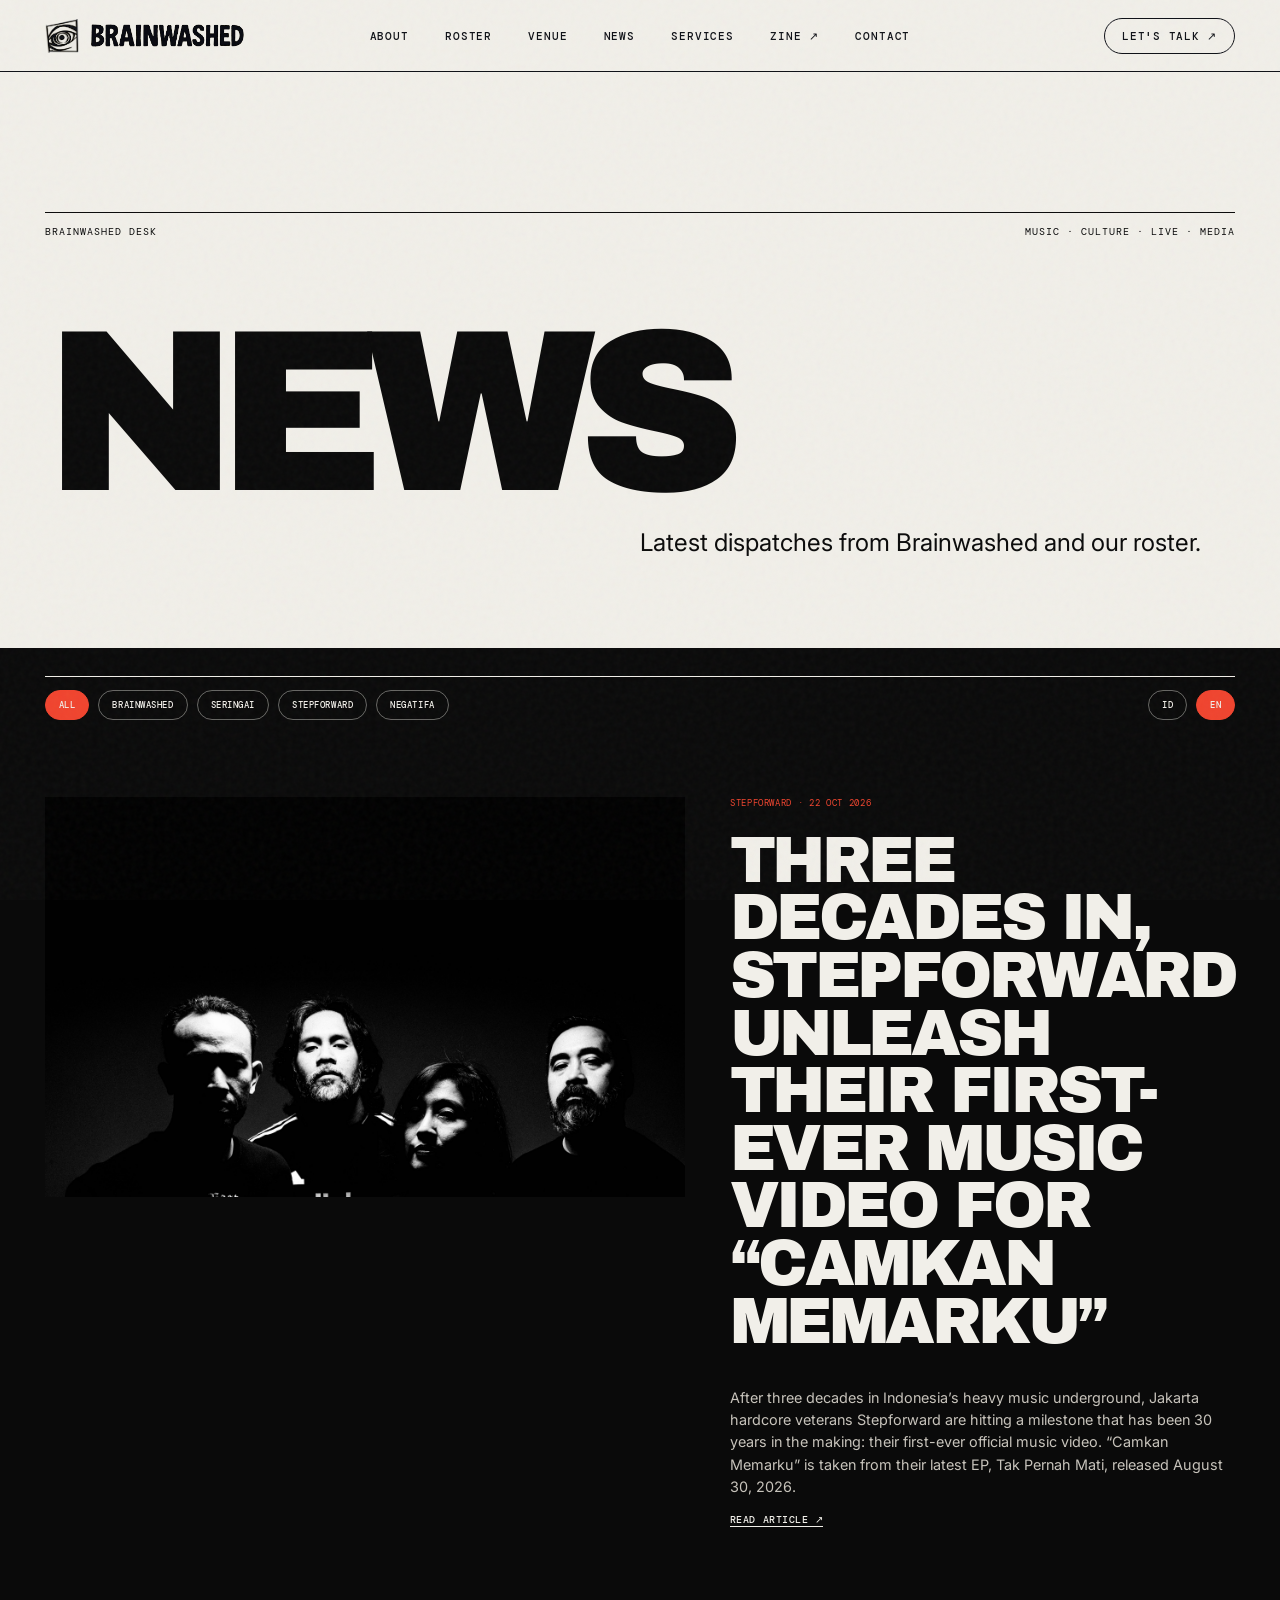
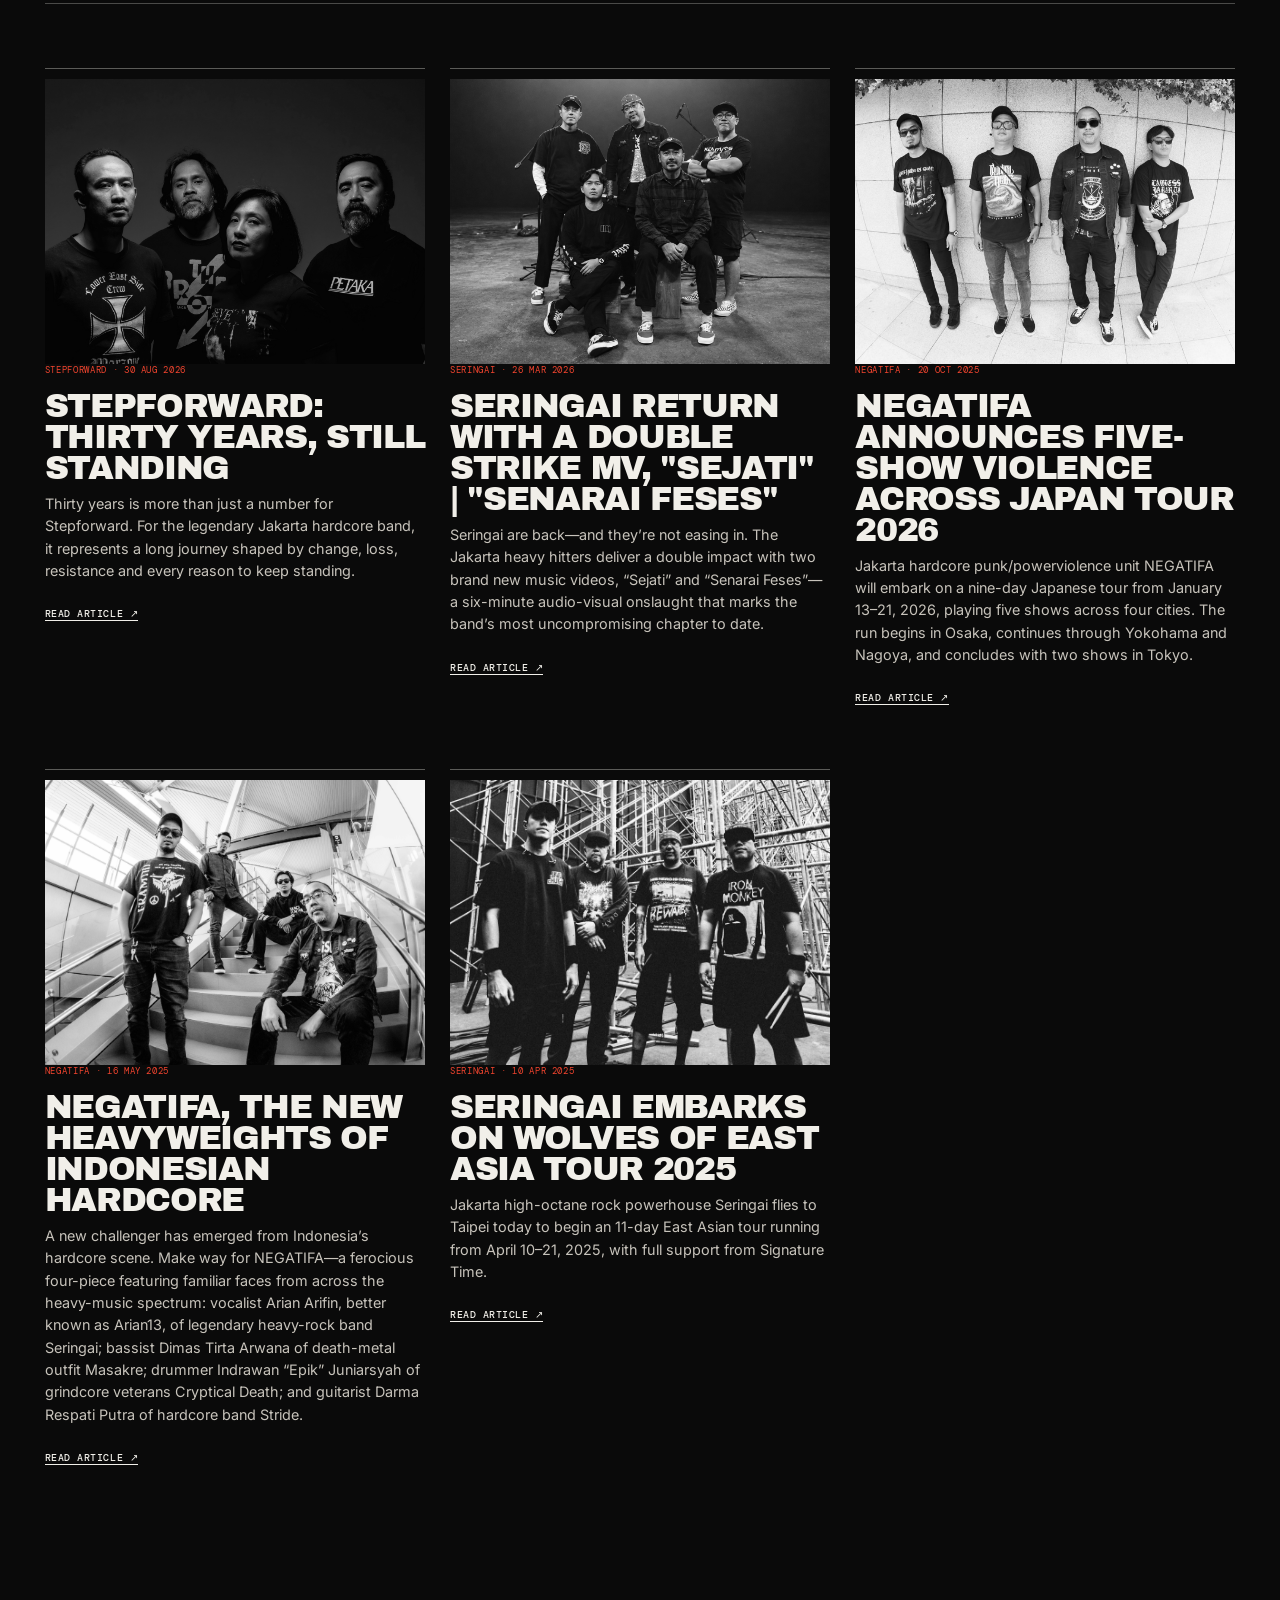
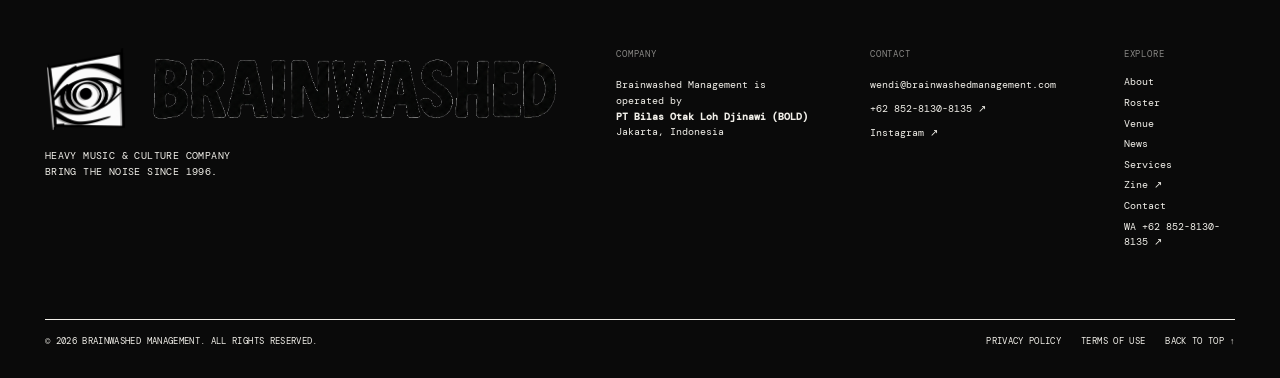
<file: news.html>
<!doctype html>
<html lang="en">
<head>
  <link rel="icon" type="image/png" sizes="512x512" href="/brainwashed_favicon_2.png">
  <link rel="shortcut icon" href="/brainwashed_favicon_2.png">
  <link rel="apple-touch-icon" href="/brainwashed_favicon_2.png">
  <meta charset="UTF-8">
  <meta name="viewport" content="width=device-width,initial-scale=1">
  <meta name="theme-color" content="#f1efe9">
  <meta name="description" content="News and dispatches from Brainwashed Management and its roster.">
  <title>News — Brainwashed Management</title>
  <link rel="canonical" href="https://brainwashedmanagement.com/news.html">
  <link rel="preconnect" href="https://fonts.googleapis.com">
  <link rel="preconnect" href="https://fonts.gstatic.com" crossorigin>
  <link href="https://fonts.googleapis.com/css2?family=Archivo+Black&family=DM+Mono:wght@300;400;500&family=Inter:wght@400;500;600&display=swap" rel="stylesheet">
  <link rel="stylesheet" href="styles.css">
  <link rel="stylesheet" href="news.css">
</head>
<body class="news-page" data-news-view="index">
  <header class="site-header">
    <a class="brand" href="index.html" aria-label="Brainwashed home"><img class="brand-eye" src="brainwashed-eye.png" alt=""><img class="brand-wordmark" src="brainwashed-logo.png" alt="Brainwashed"></a>
    <button class="menu-toggle" type="button" aria-expanded="false" aria-controls="main-nav"><span>Menu</span><i></i></button>
    <nav id="main-nav" aria-label="Main navigation"><a href="about.html">About</a><a href="index.html#artists">Roster</a><a href="venue.html">Venue</a><a href="news.html" aria-current="page">News</a><a href="index.html#services">Services</a><a href="https://brainwashedzine.substack.com/" target="_blank" rel="noopener">Zine ↗</a><a href="index.html#contact">Contact</a></nav>
    <a class="talk-button" href="https://wa.me/6285281308135" target="_blank" rel="noopener">Let's talk ↗</a>
  </header>
  <main>
    <section class="news-hero panel-light">
      <div class="news-meta"><span>Brainwashed desk</span><span>Music · Culture · Live · Media</span></div>
      <h1>News</h1>
      <p data-copy-id="Kabar terbaru dari Brainwashed dan roster kami." data-copy-en="Latest dispatches from Brainwashed and our roster.">Latest dispatches from Brainwashed and our roster.</p>
    </section>
    <section class="news-feed panel-dark">
      <div class="news-toolbar">
        <div class="news-filters" role="group" aria-label="Filter news"><button class="active" data-filter="All">All</button><button data-filter="Brainwashed">Brainwashed</button><button data-filter="Seringai">Seringai</button><button data-filter="Stepforward">Stepforward</button><button data-filter="Negatifa">Negatifa</button></div>
        <div class="language-switch" role="group" aria-label="Language"><button data-lang="id">ID</button><button class="active" data-lang="en">EN</button></div>
      </div>
      <div id="featured-news"></div>
      <div class="news-grid" id="news-grid" aria-live="polite"></div>
      <p class="news-empty" id="news-empty" hidden></p>
    </section>
  </main>
  <footer class="corporate-footer standalone-footer"><div class="footer-identity"><div class="footer-brand"><img class="footer-eye" src="brainwashed-eye.png" alt=""><img class="footer-wordmark" src="brainwashed-logo.png" alt="Brainwashed"></div><p>Heavy Music &amp; Culture Company<br>Bring the Noise Since 1996.</p></div><div class="footer-column"><span>Company</span><p>Brainwashed Management is operated by<br><strong>PT Bilas Otak Loh Djinawi (BOLD)</strong><br>Jakarta, Indonesia</p></div><div class="footer-column"><span>Contact</span><a href="mailto:wendi@brainwashedmanagement.com">wendi@brainwashedmanagement.com</a><a href="https://wa.me/6285281308135" target="_blank" rel="noopener">+62 852-8130-8135 ↗</a><a href="https://www.instagram.com/brainwashedmanagement/" target="_blank" rel="noopener">Instagram ↗</a></div><div class="footer-column footer-navigation"><span>Explore</span><a href="about.html">About</a><a href="index.html#artists">Roster</a><a href="venue.html">Venue</a><a href="news.html">News</a><a href="index.html#services">Services</a><a href="https://brainwashedzine.substack.com/" target="_blank" rel="noopener">Zine ↗</a><a href="index.html#contact">Contact</a><a href="https://wa.me/6285281308135" target="_blank" rel="noopener">WA +62 852-8130-8135 ↗</a></div><div class="footer-bottom"><p>© <span id="year">2026</span> Brainwashed Management. All rights reserved.</p><div><a href="privacy.html">Privacy Policy</a><a href="terms.html">Terms of Use</a><a href="#top">Back to top ↑</a></div></div></footer>
  <script src="site.js"></script><script src="news.js"></script>
</body>
</html>
</file>
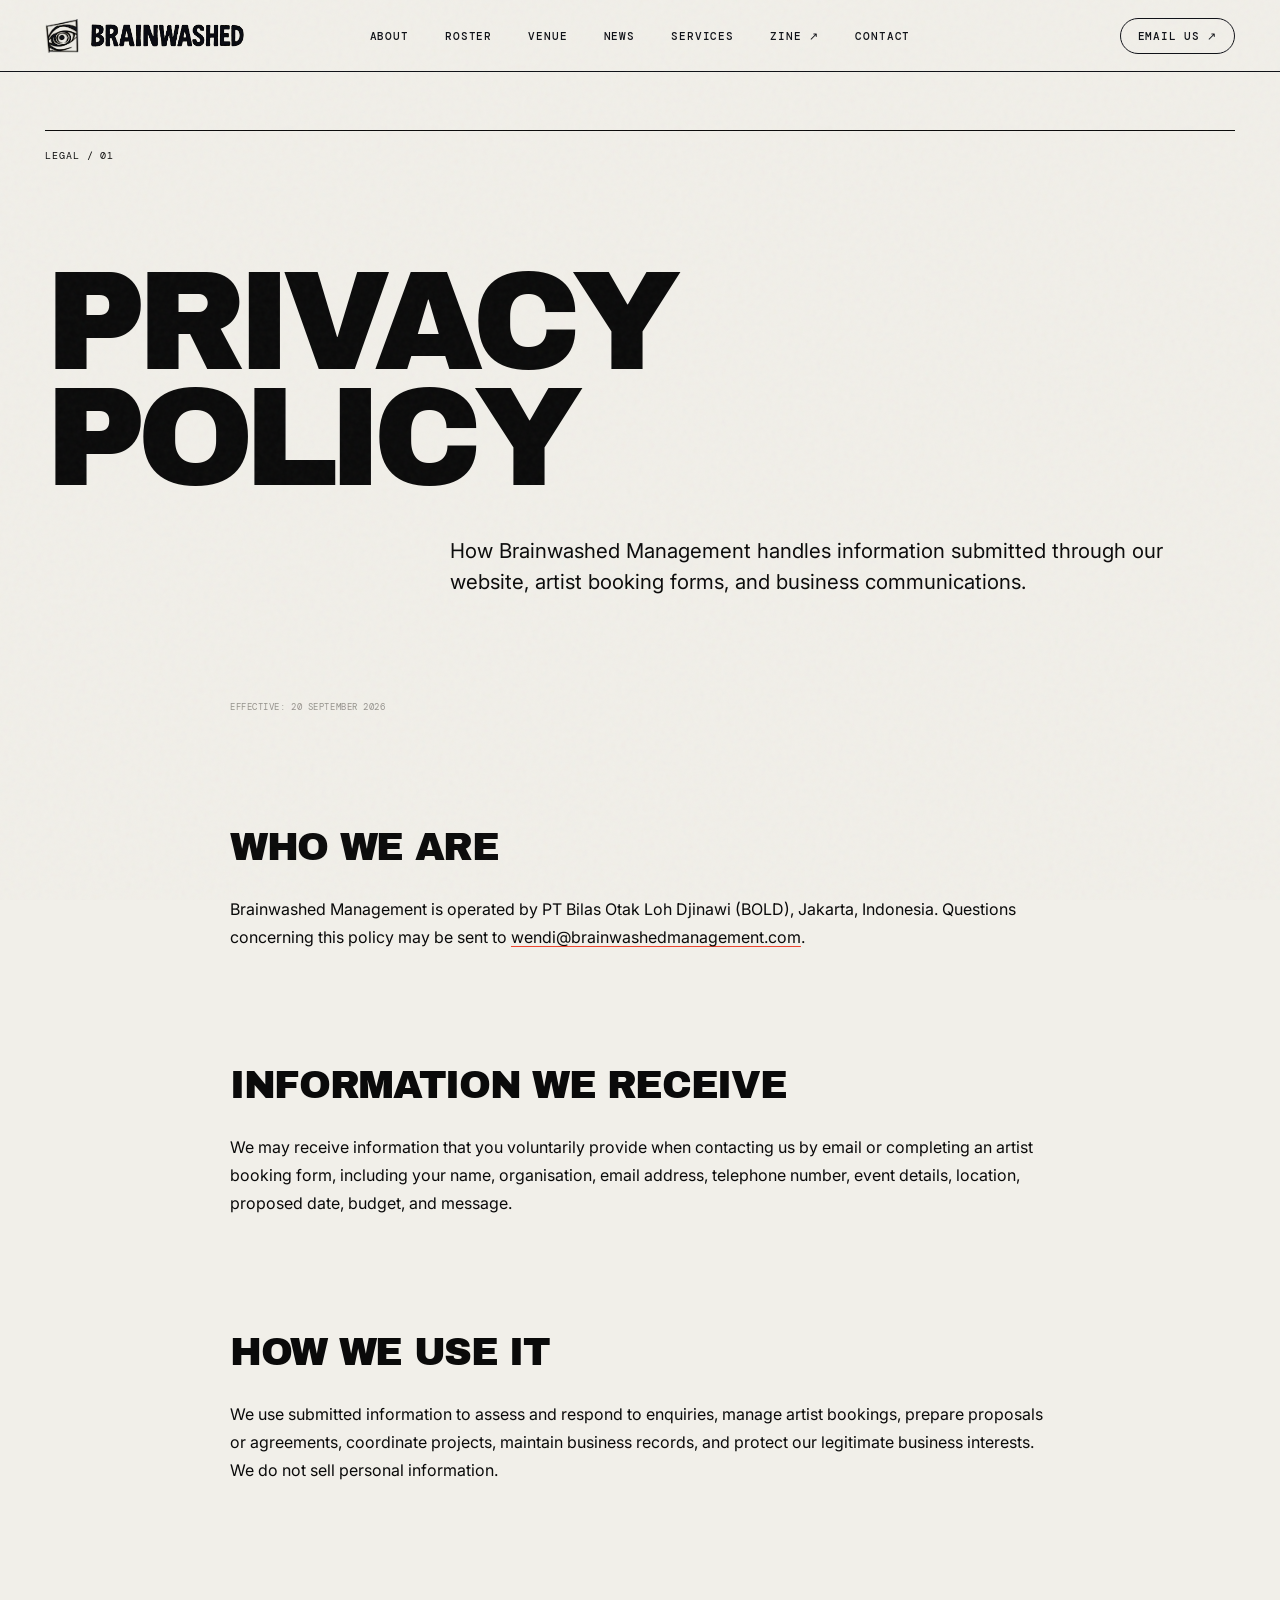
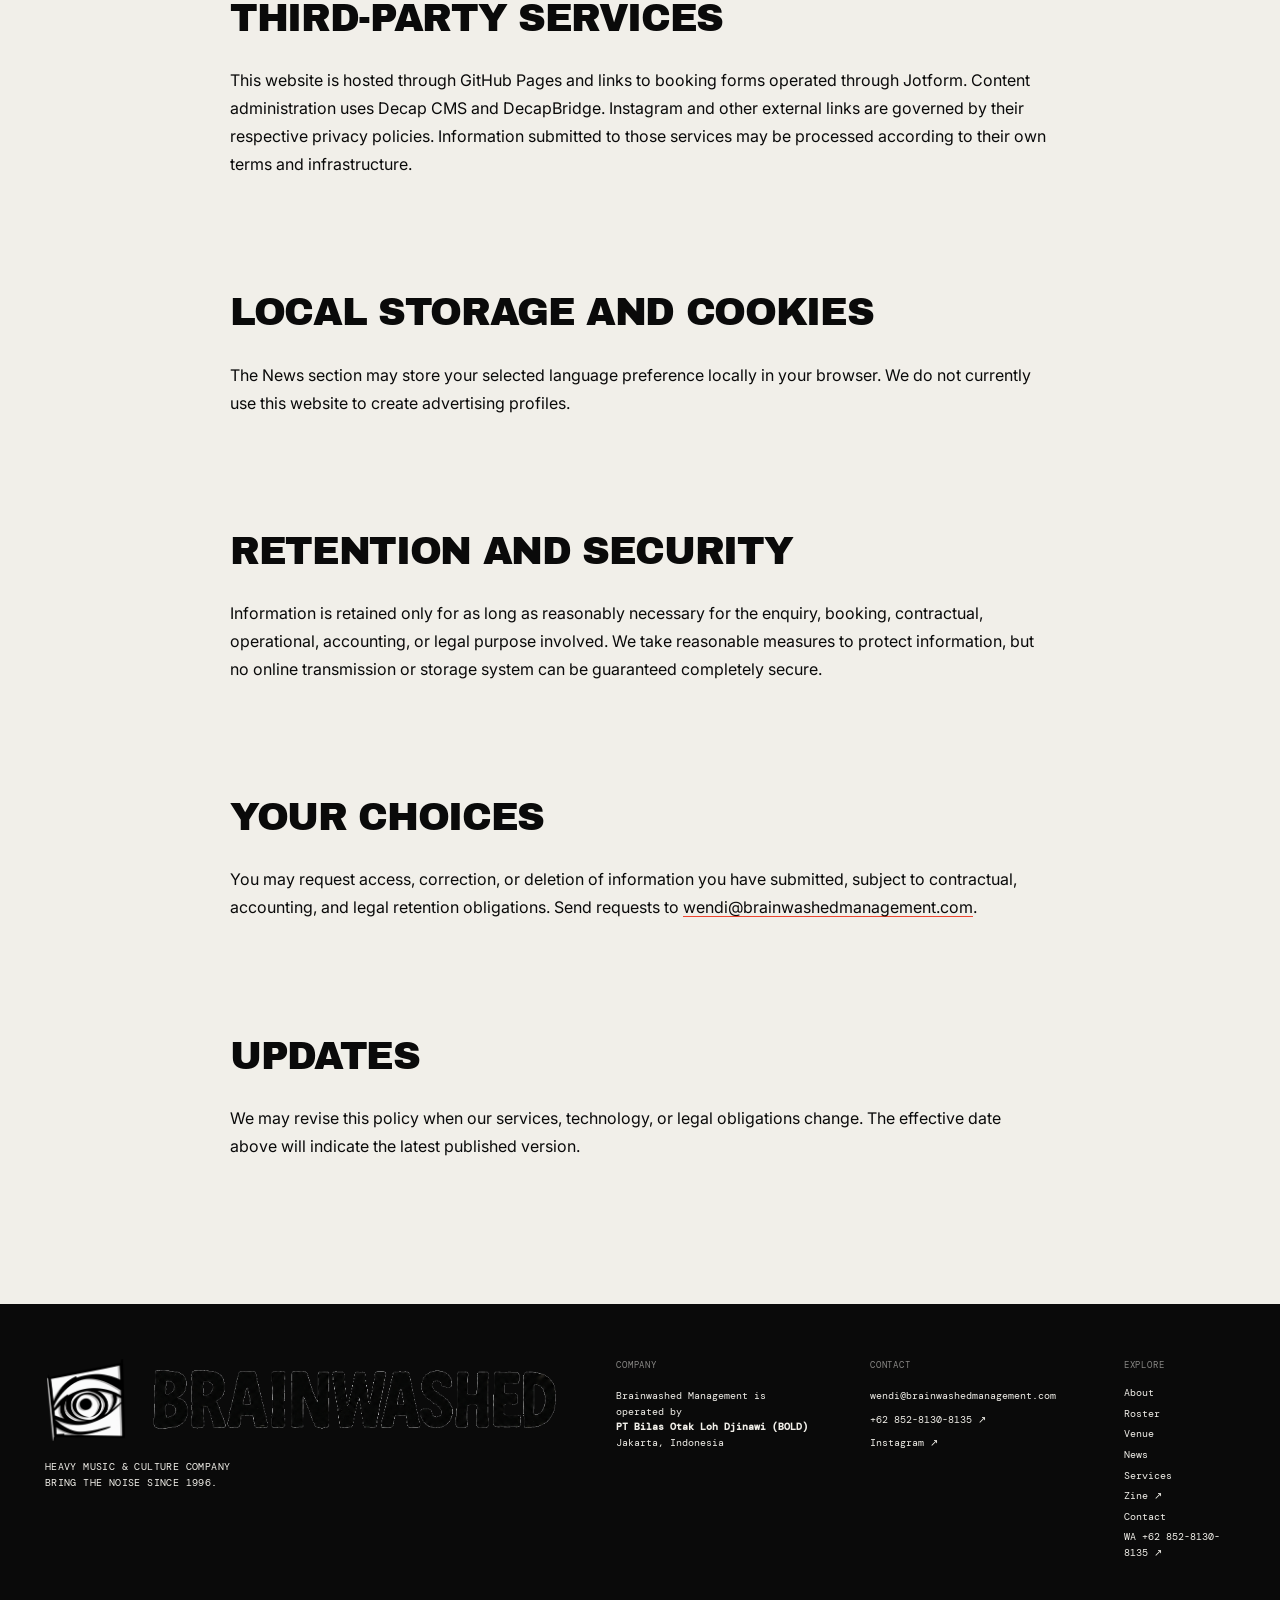
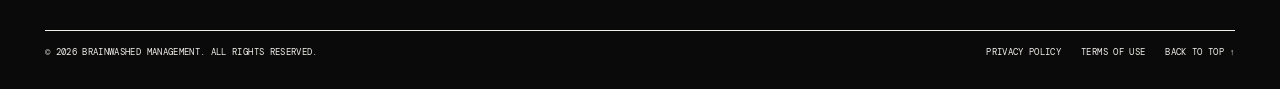
<file: privacy.html>
<!doctype html><html lang="en"><head><link rel="icon" type="image/png" sizes="512x512" href="/brainwashed_favicon_2.png"><link rel="shortcut icon" href="/brainwashed_favicon_2.png"><link rel="apple-touch-icon" href="/brainwashed_favicon_2.png"><meta charset="UTF-8"><meta name="viewport" content="width=device-width,initial-scale=1"><meta name="theme-color" content="#f1efe9"><meta name="description" content="Privacy Policy for Brainwashed Management."><title>Privacy Policy — Brainwashed Management</title><link rel="preconnect" href="https://fonts.googleapis.com"><link rel="preconnect" href="https://fonts.gstatic.com" crossorigin><link href="https://fonts.googleapis.com/css2?family=Archivo+Black&family=DM+Mono:wght@300;400;500&family=Inter:wght@400;500;600&display=swap" rel="stylesheet"><link rel="stylesheet" href="styles.css"><link rel="stylesheet" href="legal.css"></head>
<body class="legal-page"><header class="site-header"><a class="brand" href="index.html" aria-label="Brainwashed home"><img class="brand-eye" src="brainwashed-eye.png" alt=""><img class="brand-wordmark" src="brainwashed-logo.png" alt="Brainwashed"></a><button class="menu-toggle" type="button" aria-expanded="false" aria-controls="main-nav"><span>Menu</span><i></i></button><nav id="main-nav"><a href="about.html">About</a><a href="index.html#artists">Roster</a><a href="venue.html">Venue</a><a href="news.html">News</a><a href="index.html#services">Services</a><a href="https://brainwashedzine.substack.com/" target="_blank" rel="noopener">Zine ↗</a><a href="index.html#contact">Contact</a></nav><a class="talk-button" href="mailto:wendi@brainwashedmanagement.com">Email us ↗</a></header>
<main class="legal-main"><section class="legal-header"><span>Legal / 01</span><h1>Privacy<br>Policy</h1><p>How Brainwashed Management handles information submitted through our website, artist booking forms, and business communications.</p></section><article class="legal-content"><p class="legal-updated">Effective: 20 September 2026</p><h2>Who we are</h2><p>Brainwashed Management is operated by PT Bilas Otak Loh Djinawi (BOLD), Jakarta, Indonesia. Questions concerning this policy may be sent to <a href="mailto:wendi@brainwashedmanagement.com">wendi@brainwashedmanagement.com</a>.</p><h2>Information we receive</h2><p>We may receive information that you voluntarily provide when contacting us by email or completing an artist booking form, including your name, organisation, email address, telephone number, event details, location, proposed date, budget, and message.</p><h2>How we use it</h2><p>We use submitted information to assess and respond to enquiries, manage artist bookings, prepare proposals or agreements, coordinate projects, maintain business records, and protect our legitimate business interests. We do not sell personal information.</p><h2>Third-party services</h2><p>This website is hosted through GitHub Pages and links to booking forms operated through Jotform. Content administration uses Decap CMS and DecapBridge. Instagram and other external links are governed by their respective privacy policies. Information submitted to those services may be processed according to their own terms and infrastructure.</p><h2>Local storage and cookies</h2><p>The News section may store your selected language preference locally in your browser. We do not currently use this website to create advertising profiles.</p><h2>Retention and security</h2><p>Information is retained only for as long as reasonably necessary for the enquiry, booking, contractual, operational, accounting, or legal purpose involved. We take reasonable measures to protect information, but no online transmission or storage system can be guaranteed completely secure.</p><h2>Your choices</h2><p>You may request access, correction, or deletion of information you have submitted, subject to contractual, accounting, and legal retention obligations. Send requests to <a href="mailto:wendi@brainwashedmanagement.com">wendi@brainwashedmanagement.com</a>.</p><h2>Updates</h2><p>We may revise this policy when our services, technology, or legal obligations change. The effective date above will indicate the latest published version.</p></article></main>
<footer class="corporate-footer standalone-footer"><div class="footer-identity"><div class="footer-brand"><img class="footer-eye" src="brainwashed-eye.png" alt=""><img class="footer-wordmark" src="brainwashed-logo.png" alt="Brainwashed"></div><p>Heavy Music &amp; Culture Company<br>Bring the Noise Since 1996.</p></div><div class="footer-column"><span>Company</span><p>Brainwashed Management is operated by<br><strong>PT Bilas Otak Loh Djinawi (BOLD)</strong><br>Jakarta, Indonesia</p></div><div class="footer-column"><span>Contact</span><a href="mailto:wendi@brainwashedmanagement.com">wendi@brainwashedmanagement.com</a><a href="https://wa.me/6285281308135" target="_blank" rel="noopener">+62 852-8130-8135 ↗</a><a href="https://www.instagram.com/brainwashedmanagement/" target="_blank" rel="noopener">Instagram ↗</a></div><div class="footer-column footer-navigation"><span>Explore</span><a href="about.html">About</a><a href="index.html#artists">Roster</a><a href="venue.html">Venue</a><a href="news.html">News</a><a href="index.html#services">Services</a><a href="https://brainwashedzine.substack.com/" target="_blank" rel="noopener">Zine ↗</a><a href="index.html#contact">Contact</a><a href="https://wa.me/6285281308135" target="_blank" rel="noopener">WA +62 852-8130-8135 ↗</a></div><div class="footer-bottom"><p>© <span id="year">2026</span> Brainwashed Management. All rights reserved.</p><div><a href="privacy.html">Privacy Policy</a><a href="terms.html">Terms of Use</a><a href="#top">Back to top ↑</a></div></div></footer><script src="site.js"></script></body></html>
</file>
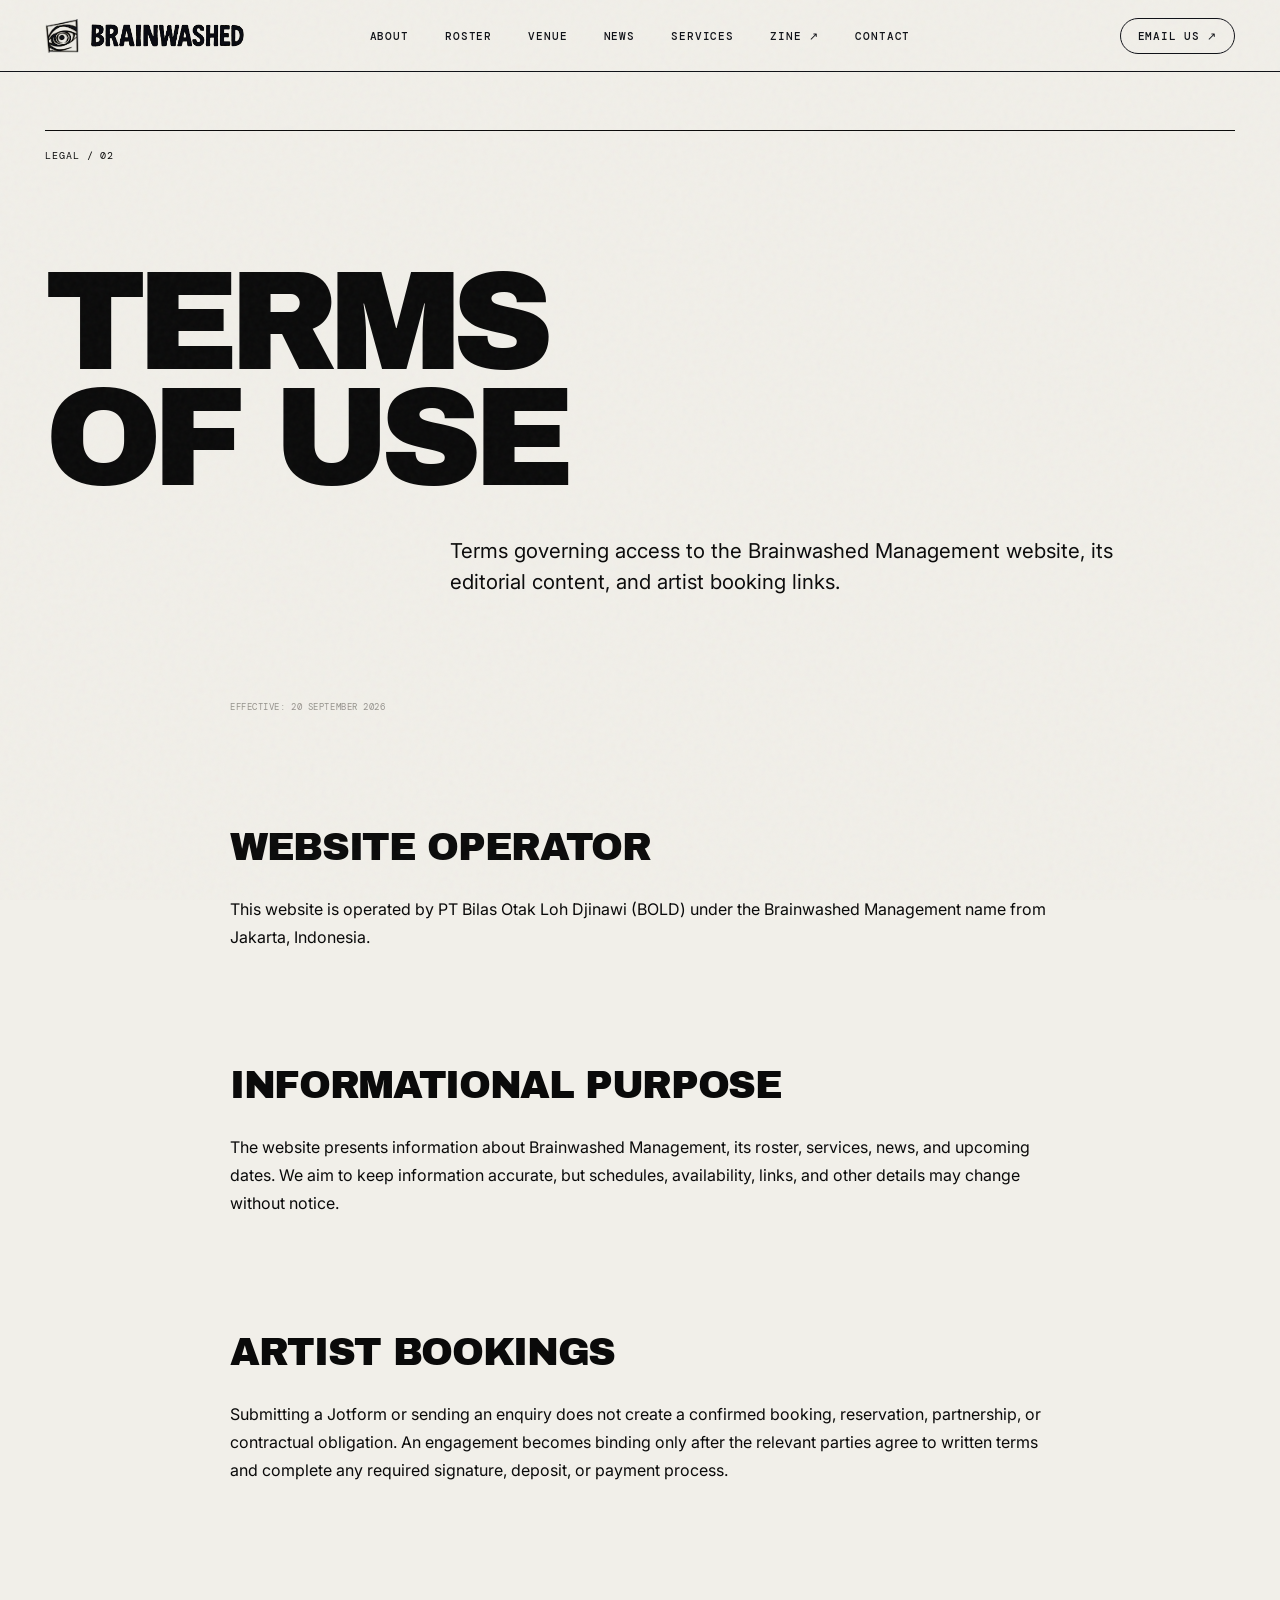
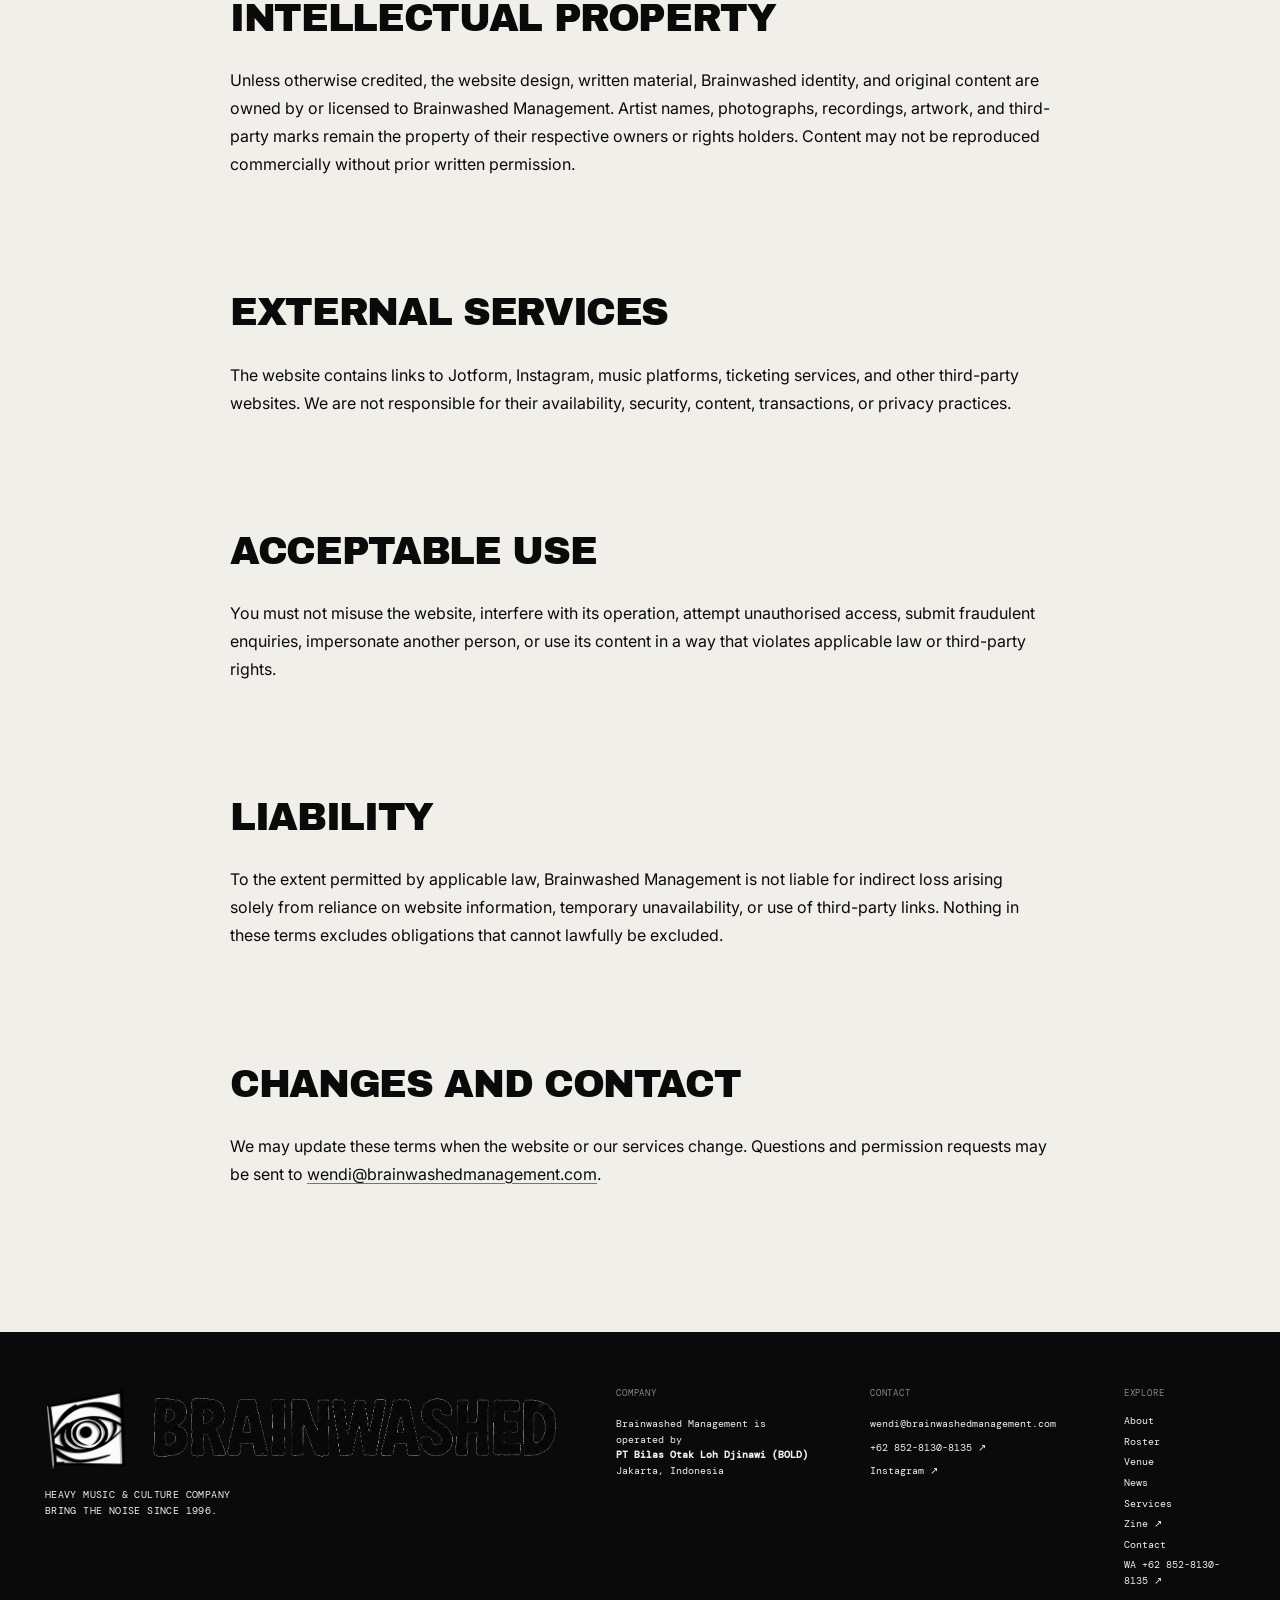
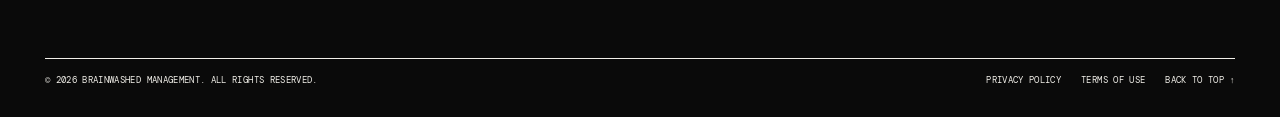
<file: terms.html>
<!doctype html><html lang="en"><head><link rel="icon" type="image/png" sizes="512x512" href="/brainwashed_favicon_2.png"><link rel="shortcut icon" href="/brainwashed_favicon_2.png"><link rel="apple-touch-icon" href="/brainwashed_favicon_2.png"><meta charset="UTF-8"><meta name="viewport" content="width=device-width,initial-scale=1"><meta name="theme-color" content="#f1efe9"><meta name="description" content="Terms of Use for the Brainwashed Management website."><title>Terms of Use — Brainwashed Management</title><link rel="preconnect" href="https://fonts.googleapis.com"><link rel="preconnect" href="https://fonts.gstatic.com" crossorigin><link href="https://fonts.googleapis.com/css2?family=Archivo+Black&family=DM+Mono:wght@300;400;500&family=Inter:wght@400;500;600&display=swap" rel="stylesheet"><link rel="stylesheet" href="styles.css"><link rel="stylesheet" href="legal.css"></head>
<body class="legal-page"><header class="site-header"><a class="brand" href="index.html" aria-label="Brainwashed home"><img class="brand-eye" src="brainwashed-eye.png" alt=""><img class="brand-wordmark" src="brainwashed-logo.png" alt="Brainwashed"></a><button class="menu-toggle" type="button" aria-expanded="false" aria-controls="main-nav"><span>Menu</span><i></i></button><nav id="main-nav"><a href="about.html">About</a><a href="index.html#artists">Roster</a><a href="venue.html">Venue</a><a href="news.html">News</a><a href="index.html#services">Services</a><a href="https://brainwashedzine.substack.com/" target="_blank" rel="noopener">Zine ↗</a><a href="index.html#contact">Contact</a></nav><a class="talk-button" href="mailto:wendi@brainwashedmanagement.com">Email us ↗</a></header>
<main class="legal-main"><section class="legal-header"><span>Legal / 02</span><h1>Terms<br>of Use</h1><p>Terms governing access to the Brainwashed Management website, its editorial content, and artist booking links.</p></section><article class="legal-content"><p class="legal-updated">Effective: 20 September 2026</p><h2>Website operator</h2><p>This website is operated by PT Bilas Otak Loh Djinawi (BOLD) under the Brainwashed Management name from Jakarta, Indonesia.</p><h2>Informational purpose</h2><p>The website presents information about Brainwashed Management, its roster, services, news, and upcoming dates. We aim to keep information accurate, but schedules, availability, links, and other details may change without notice.</p><h2>Artist bookings</h2><p>Submitting a Jotform or sending an enquiry does not create a confirmed booking, reservation, partnership, or contractual obligation. An engagement becomes binding only after the relevant parties agree to written terms and complete any required signature, deposit, or payment process.</p><h2>Intellectual property</h2><p>Unless otherwise credited, the website design, written material, Brainwashed identity, and original content are owned by or licensed to Brainwashed Management. Artist names, photographs, recordings, artwork, and third-party marks remain the property of their respective owners or rights holders. Content may not be reproduced commercially without prior written permission.</p><h2>External services</h2><p>The website contains links to Jotform, Instagram, music platforms, ticketing services, and other third-party websites. We are not responsible for their availability, security, content, transactions, or privacy practices.</p><h2>Acceptable use</h2><p>You must not misuse the website, interfere with its operation, attempt unauthorised access, submit fraudulent enquiries, impersonate another person, or use its content in a way that violates applicable law or third-party rights.</p><h2>Liability</h2><p>To the extent permitted by applicable law, Brainwashed Management is not liable for indirect loss arising solely from reliance on website information, temporary unavailability, or use of third-party links. Nothing in these terms excludes obligations that cannot lawfully be excluded.</p><h2>Changes and contact</h2><p>We may update these terms when the website or our services change. Questions and permission requests may be sent to <a href="mailto:wendi@brainwashedmanagement.com">wendi@brainwashedmanagement.com</a>.</p></article></main>
<footer class="corporate-footer standalone-footer"><div class="footer-identity"><div class="footer-brand"><img class="footer-eye" src="brainwashed-eye.png" alt=""><img class="footer-wordmark" src="brainwashed-logo.png" alt="Brainwashed"></div><p>Heavy Music &amp; Culture Company<br>Bring the Noise Since 1996.</p></div><div class="footer-column"><span>Company</span><p>Brainwashed Management is operated by<br><strong>PT Bilas Otak Loh Djinawi (BOLD)</strong><br>Jakarta, Indonesia</p></div><div class="footer-column"><span>Contact</span><a href="mailto:wendi@brainwashedmanagement.com">wendi@brainwashedmanagement.com</a><a href="https://wa.me/6285281308135" target="_blank" rel="noopener">+62 852-8130-8135 ↗</a><a href="https://www.instagram.com/brainwashedmanagement/" target="_blank" rel="noopener">Instagram ↗</a></div><div class="footer-column footer-navigation"><span>Explore</span><a href="about.html">About</a><a href="index.html#artists">Roster</a><a href="venue.html">Venue</a><a href="news.html">News</a><a href="index.html#services">Services</a><a href="https://brainwashedzine.substack.com/" target="_blank" rel="noopener">Zine ↗</a><a href="index.html#contact">Contact</a><a href="https://wa.me/6285281308135" target="_blank" rel="noopener">WA +62 852-8130-8135 ↗</a></div><div class="footer-bottom"><p>© <span id="year">2026</span> Brainwashed Management. All rights reserved.</p><div><a href="privacy.html">Privacy Policy</a><a href="terms.html">Terms of Use</a><a href="#top">Back to top ↑</a></div></div></footer><script src="site.js"></script></body></html>
</file>
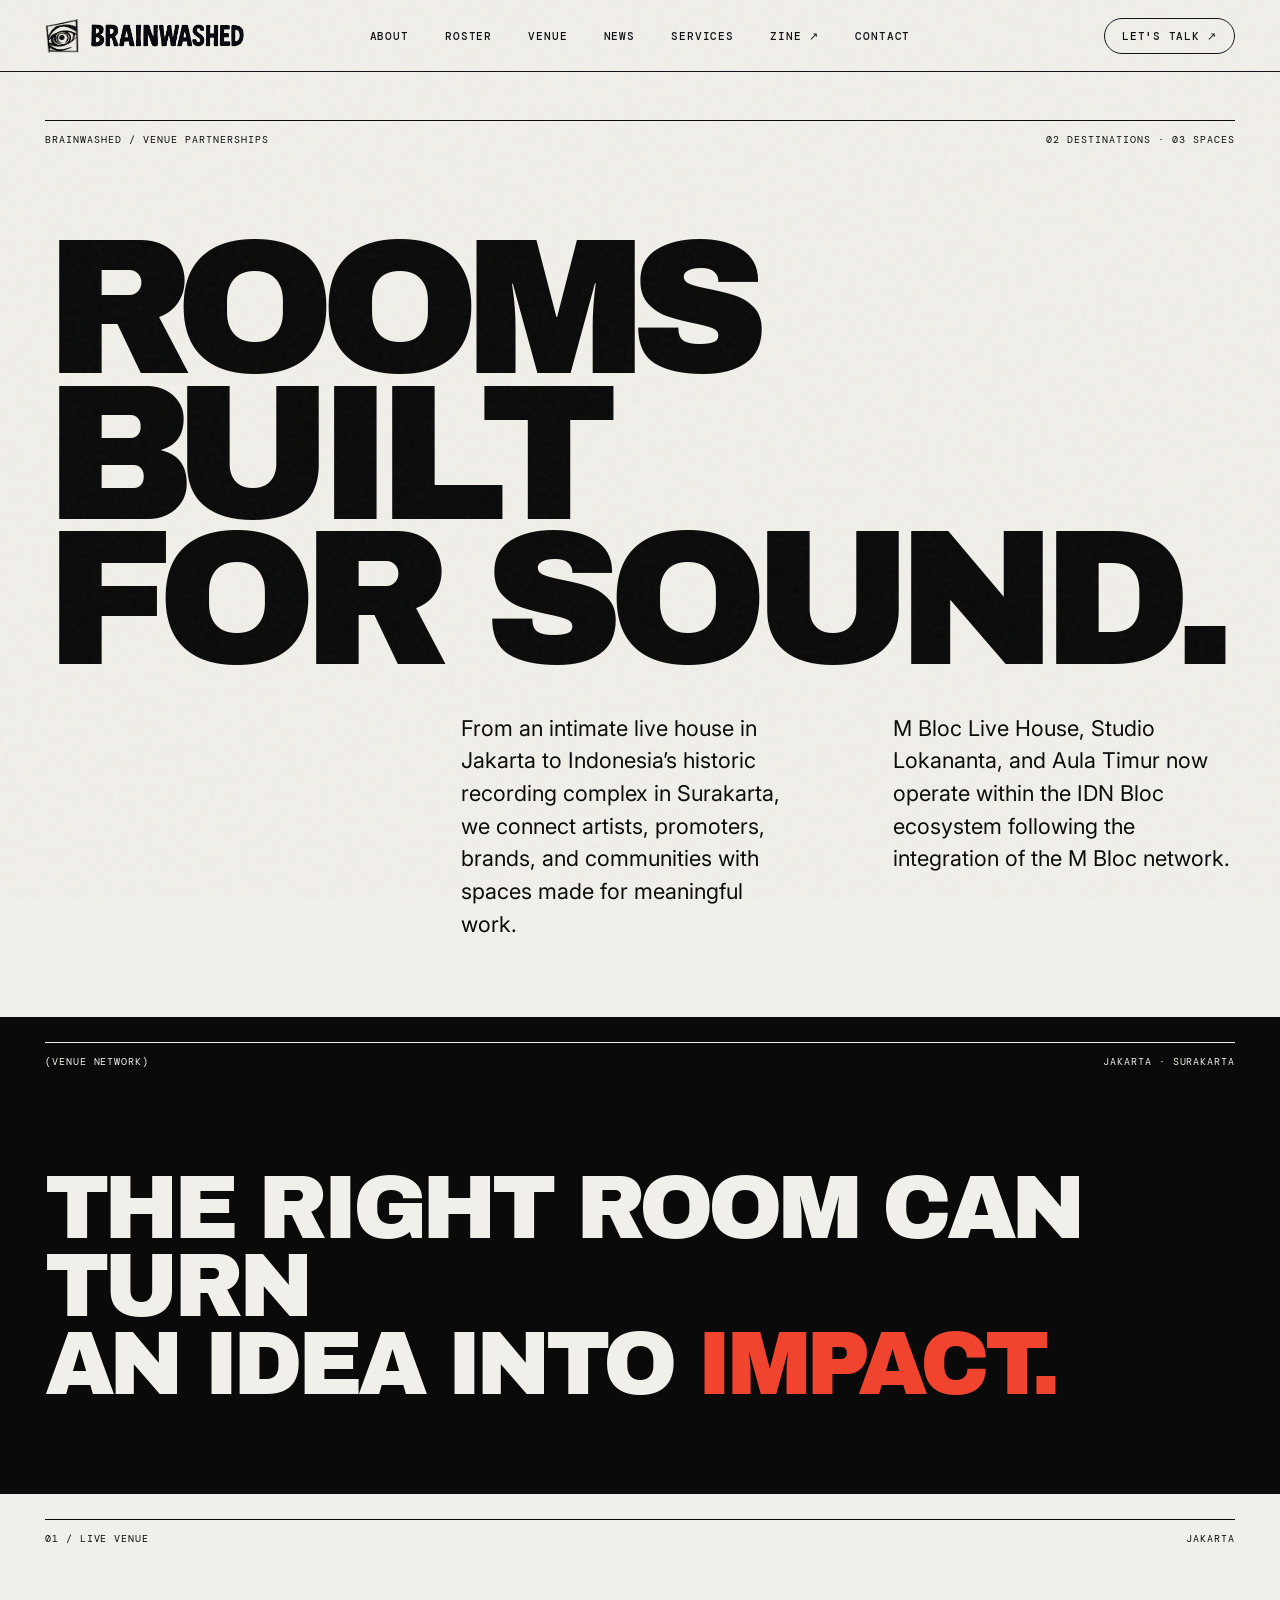
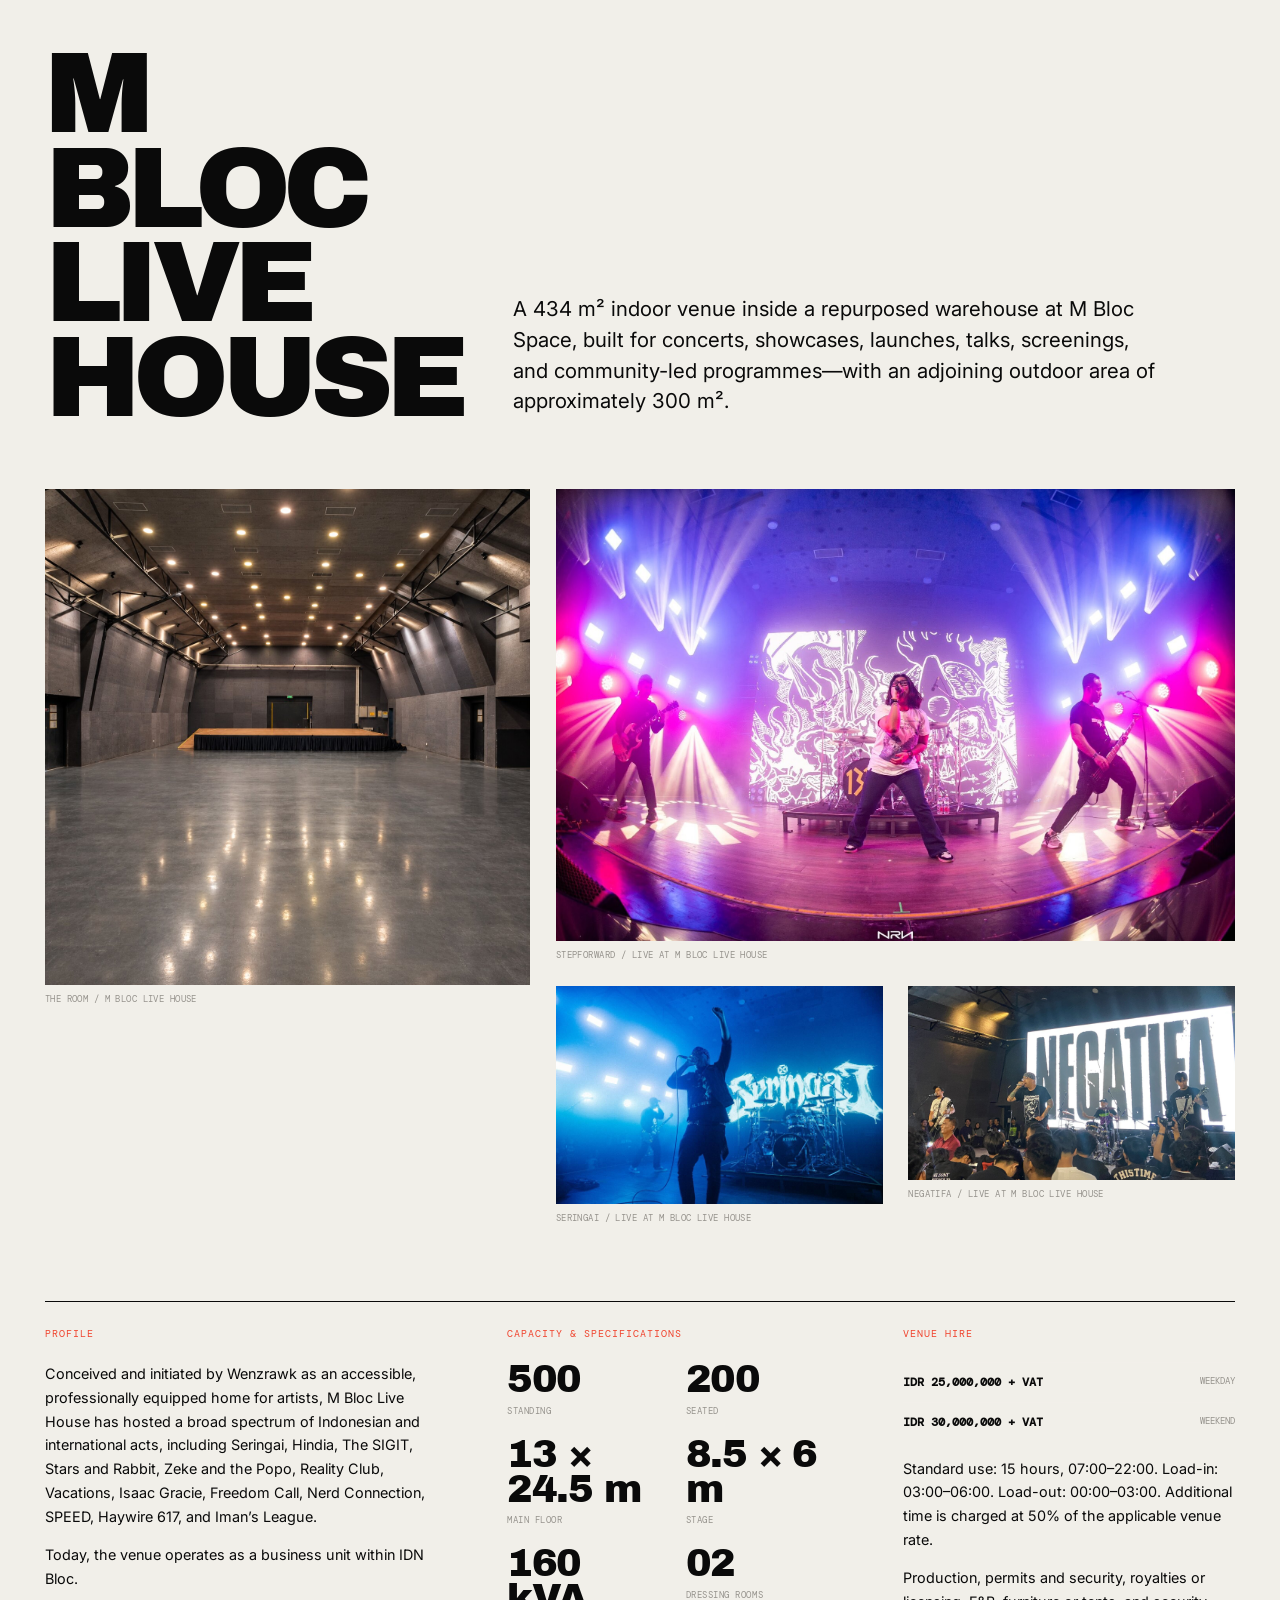
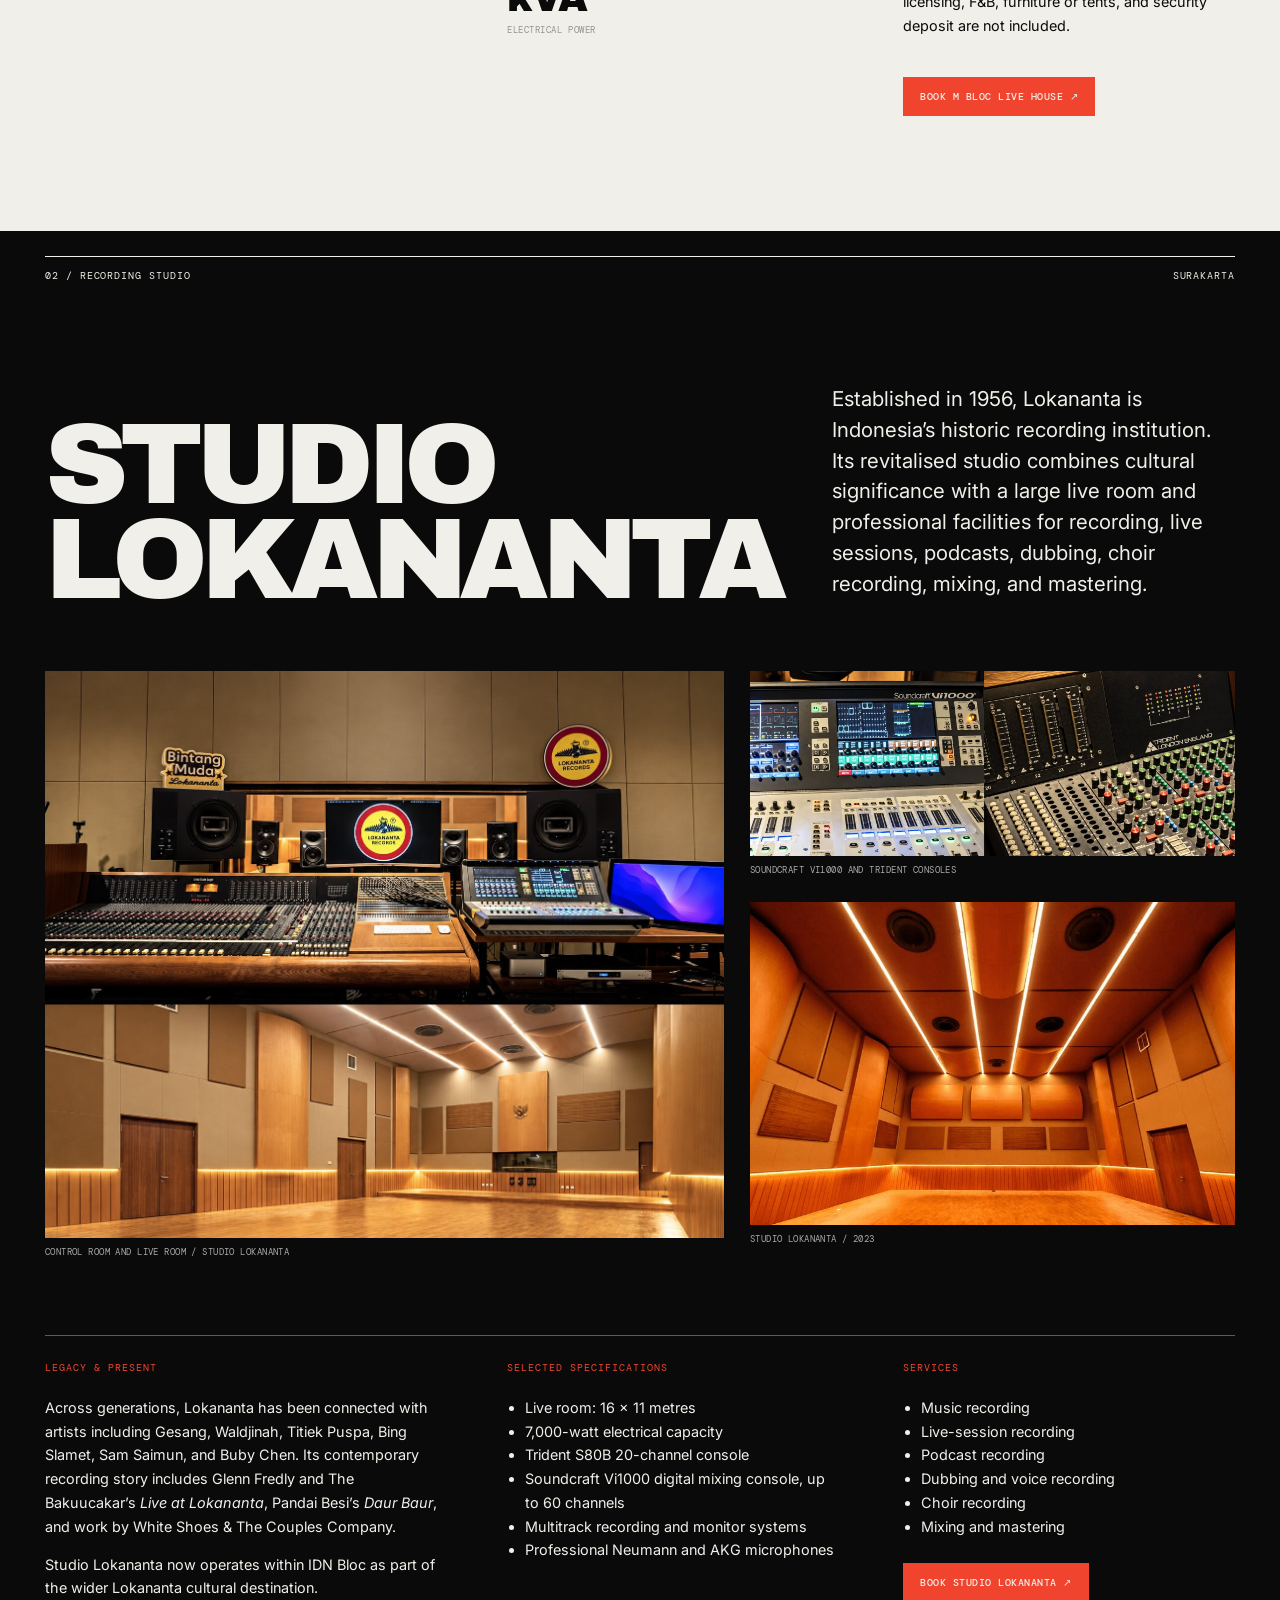
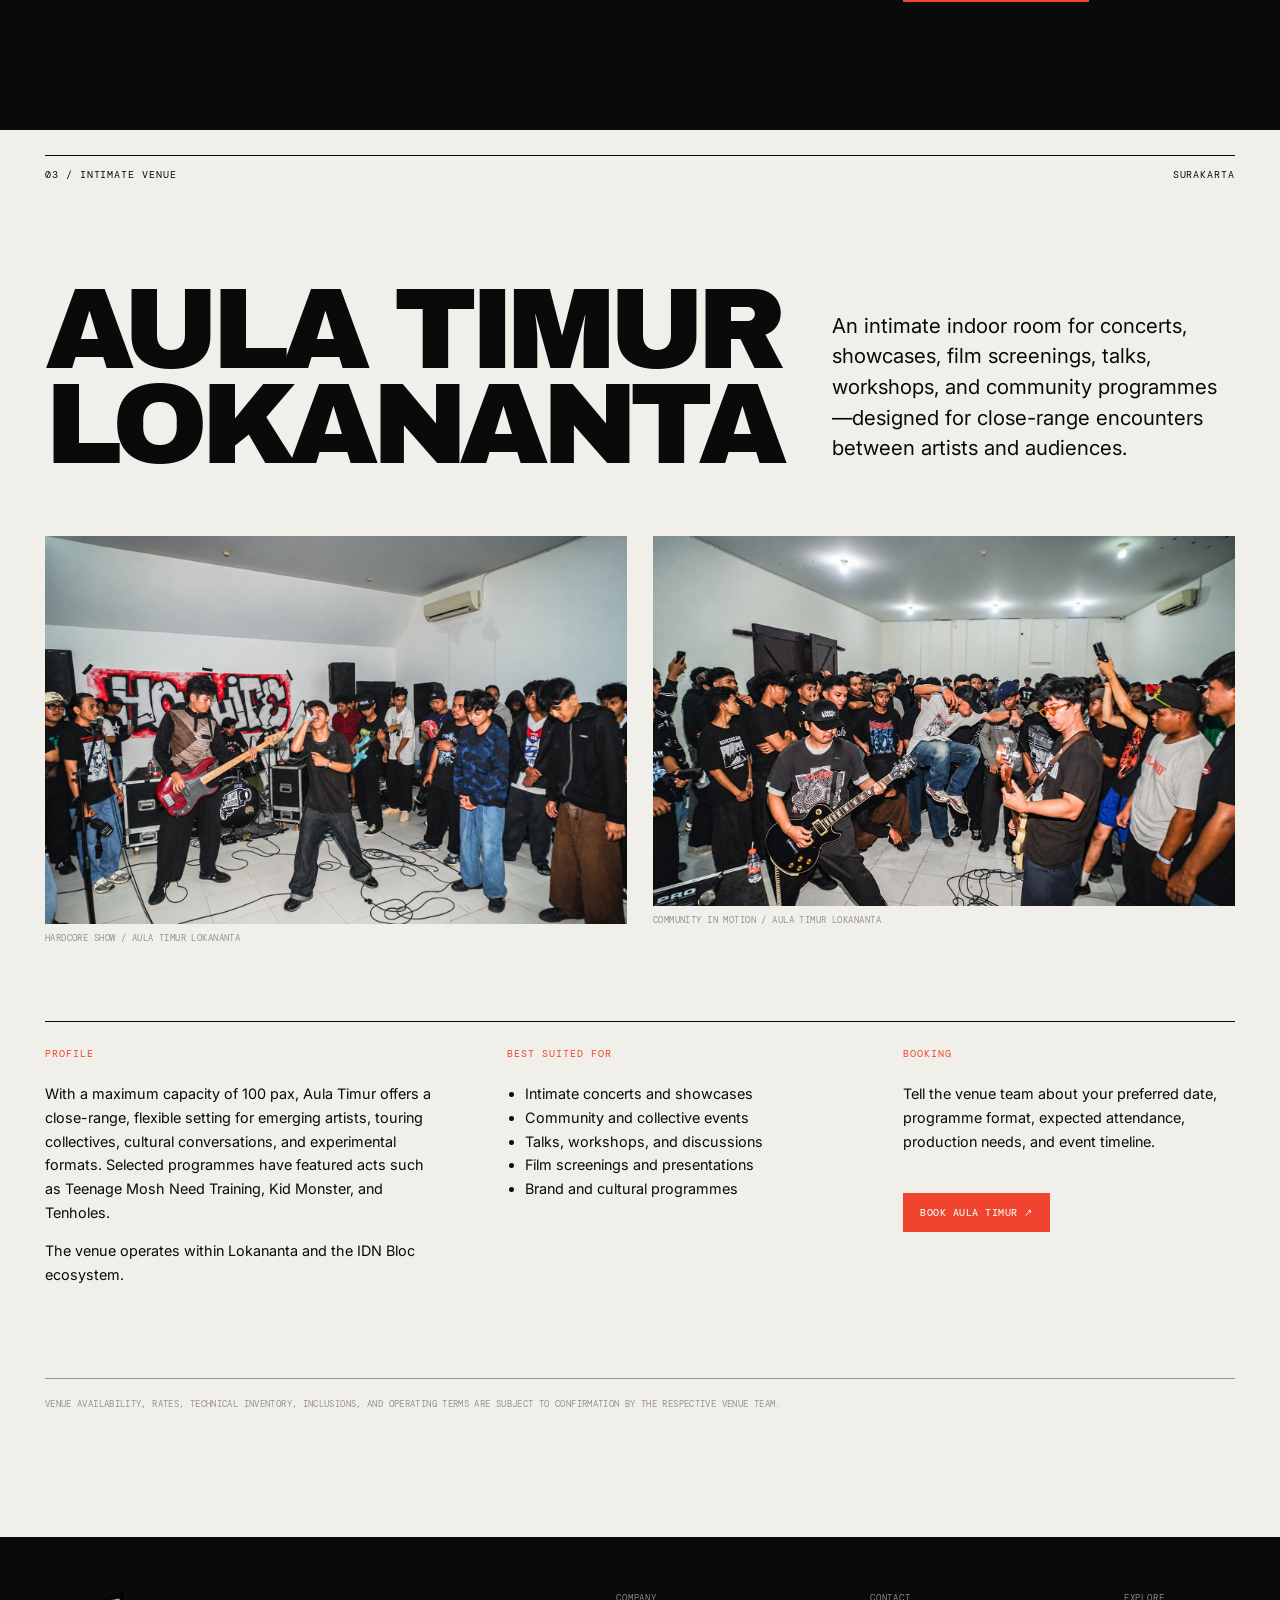
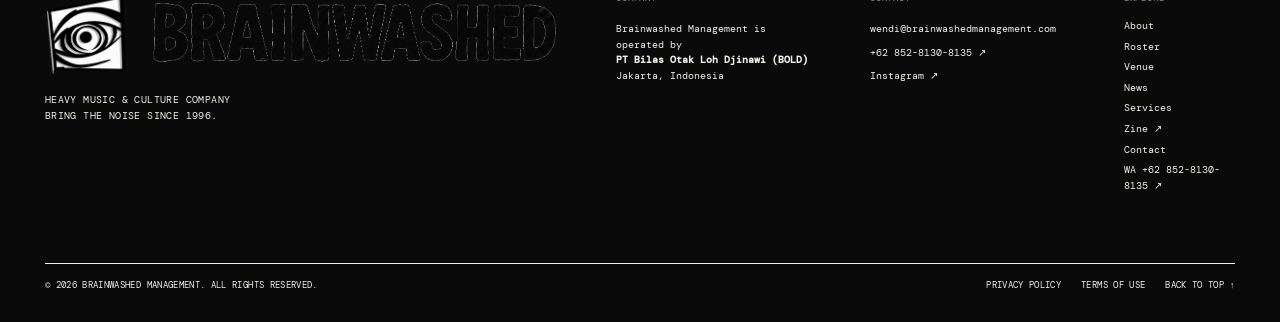
<file: venue.html>
<!doctype html>
<html lang="en">
<head>
  <link rel="icon" type="image/png" sizes="512x512" href="/brainwashed_favicon_2.png">
  <link rel="shortcut icon" href="/brainwashed_favicon_2.png">
  <link rel="apple-touch-icon" href="/brainwashed_favicon_2.png">
  <meta charset="UTF-8"><meta name="viewport" content="width=device-width,initial-scale=1"><meta name="theme-color" content="#f1efe9">
  <meta name="description" content="Venue partnerships by Brainwashed Management: M Bloc Live House, Studio Lokananta and Aula Timur Lokananta.">
  <title>Venue Partnerships — Brainwashed Management</title>
  <link rel="canonical" href="https://brainwashedmanagement.com/venue.html">
  <link rel="preconnect" href="https://fonts.googleapis.com"><link rel="preconnect" href="https://fonts.gstatic.com" crossorigin><link href="https://fonts.googleapis.com/css2?family=Archivo+Black&family=DM+Mono:wght@300;400;500&family=Inter:wght@400;500;600&display=swap" rel="stylesheet">
  <link rel="stylesheet" href="styles.css"><link rel="stylesheet" href="venue.css">
</head>
<body class="venue-page" id="top">
  <header class="site-header"><a class="brand" href="index.html" aria-label="Brainwashed home"><img class="brand-eye" src="brainwashed-eye.png" alt=""><img class="brand-wordmark" src="brainwashed-logo.png" alt="Brainwashed"></a><button class="menu-toggle" type="button" aria-expanded="false" aria-controls="main-nav"><span>Menu</span><i></i></button><nav id="main-nav"><a href="about.html">About</a><a href="index.html#artists">Roster</a><a href="venue.html" aria-current="page">Venue</a><a href="news.html">News</a><a href="index.html#services">Services</a><a href="https://brainwashedzine.substack.com/" target="_blank" rel="noopener">Zine ↗</a><a href="index.html#contact">Contact</a></nav><a class="talk-button" href="https://wa.me/6285281308135" target="_blank" rel="noopener">Let's talk ↗</a></header>
  <main>
    <section class="venue-hero panel-light"><div class="venue-kicker"><span>Brainwashed / Venue partnerships</span><span>02 destinations · 03 spaces</span></div><h1 class="reveal">Rooms built<br>for sound.</h1><div class="venue-hero-copy reveal"><p>From an intimate live house in Jakarta to Indonesia’s historic recording complex in Surakarta, we connect artists, promoters, brands, and communities with spaces made for meaningful work.</p><p>M Bloc Live House, Studio Lokananta, and Aula Timur now operate within the IDN Bloc ecosystem following the integration of the M Bloc network.</p></div></section>
    <section class="venue-intro panel-dark"><div class="venue-index"><span>(Venue network)</span><span>Jakarta · Surakarta</span></div><blockquote class="reveal">The right room can turn<br>an idea into <em>impact.</em></blockquote></section>

    <section class="venue-profile panel-light" id="m-bloc-live-house"><div class="venue-index"><span>01 / Live venue</span><span>Jakarta</span></div><div class="venue-title reveal"><h2>M Bloc<br>Live House</h2><p>A 434 m² indoor venue inside a repurposed warehouse at M Bloc Space, built for concerts, showcases, launches, talks, screenings, and community-led programmes—with an adjoining outdoor area of approximately 300 m².</p></div><div class="mbloc-gallery reveal"><figure class="mbloc-space"><img src="mbloc-live-house-room.jpg" alt="Empty main hall and stage at M Bloc Live House" loading="lazy"><figcaption>The room / M Bloc Live House</figcaption></figure><div class="mbloc-live-grid"><figure><img src="mbloc-stepforward-live.jpg" alt="Stepforward performing at M Bloc Live House" loading="lazy"><figcaption>Stepforward / Live at M Bloc Live House</figcaption></figure><div class="mbloc-live-pair"><figure><img src="mbloc-seringai-live.jpg" alt="Seringai performing at M Bloc Live House" loading="lazy"><figcaption>Seringai / Live at M Bloc Live House</figcaption></figure><figure><img src="mbloc-negatifa-live.jpg" alt="Negatifa performing at M Bloc Live House" loading="lazy"><figcaption>Negatifa / Live at M Bloc Live House</figcaption></figure></div></div></div><div class="venue-grid reveal"><div><h3>Profile</h3><p>Conceived and initiated by Wenzrawk as an accessible, professionally equipped home for artists, M Bloc Live House has hosted a broad spectrum of Indonesian and international acts, including Seringai, Hindia, The SIGIT, Stars and Rabbit, Zeke and the Popo, Reality Club, Vacations, Isaac Gracie, Freedom Call, Nerd Connection, SPEED, Haywire 617, and Iman’s League.</p><p>Today, the venue operates as a business unit within IDN Bloc.</p></div><div><h3>Capacity &amp; specifications</h3><div class="venue-stats"><div class="venue-stat"><span>500</span><small>Standing</small></div><div class="venue-stat"><span>200</span><small>Seated</small></div><div class="venue-stat"><span>13 × 24.5 m</span><small>Main floor</small></div><div class="venue-stat"><span>8.5 × 6 m</span><small>Stage</small></div><div class="venue-stat"><span>160 kVA</span><small>Electrical power</small></div><div class="venue-stat"><span>02</span><small>Dressing rooms</small></div></div></div><div><h3>Venue hire</h3><div class="venue-rate"><strong>IDR 25,000,000 + VAT</strong><span>Weekday</span></div><div class="venue-rate"><strong>IDR 30,000,000 + VAT</strong><span>Weekend</span></div><p>Standard use: 15 hours, 07:00–22:00. Load-in: 03:00–06:00. Load-out: 00:00–03:00. Additional time is charged at 50% of the applicable venue rate.</p><p>Production, permits and security, royalties or licensing, F&amp;B, furniture or tents, and security deposit are not included.</p><a class="venue-book" href="https://wa.me/62811877453" target="_blank" rel="noopener">Book M Bloc Live House ↗</a></div></div></section>

    <section class="venue-profile panel-dark" id="studio-lokananta"><div class="venue-index"><span>02 / Recording studio</span><span>Surakarta</span></div><div class="venue-title reveal"><h2>Studio<br>Lokananta</h2><p>Established in 1956, Lokananta is Indonesia’s historic recording institution. Its revitalised studio combines cultural significance with a large live room and professional facilities for recording, live sessions, podcasts, dubbing, choir recording, mixing, and mastering.</p></div><div class="lokananta-studio-gallery reveal"><figure class="lokananta-studio-main"><img src="lokananta-studio-facilities.jpg" alt="Studio Lokananta control room and live room" loading="lazy"><figcaption>Control room and live room / Studio Lokananta</figcaption></figure><div class="lokananta-studio-details"><figure><img src="lokananta-recording-consoles.jpg" alt="Soundcraft Vi1000 and Trident recording consoles at Studio Lokananta" loading="lazy"><figcaption>Soundcraft Vi1000 and Trident consoles</figcaption></figure><figure><img src="lokananta-studio-2023.jpg" alt="Live room at Studio Lokananta in 2023" loading="lazy"><figcaption>Studio Lokananta / 2023</figcaption></figure></div></div><div class="venue-grid reveal"><div><h3>Legacy &amp; present</h3><p>Across generations, Lokananta has been connected with artists including Gesang, Waldjinah, Titiek Puspa, Bing Slamet, Sam Saimun, and Buby Chen. Its contemporary recording story includes Glenn Fredly and The Bakuucakar’s <em>Live at Lokananta</em>, Pandai Besi’s <em>Daur Baur</em>, and work by White Shoes &amp; The Couples Company.</p><p>Studio Lokananta now operates within IDN Bloc as part of the wider Lokananta cultural destination.</p></div><div><h3>Selected specifications</h3><ul><li>Live room: 16 × 11 metres</li><li>7,000-watt electrical capacity</li><li>Trident S80B 20-channel console</li><li>Soundcraft Vi1000 digital mixing console, up to 60 channels</li><li>Multitrack recording and monitor systems</li><li>Professional Neumann and AKG microphones</li></ul></div><div><h3>Services</h3><ul><li>Music recording</li><li>Live-session recording</li><li>Podcast recording</li><li>Dubbing and voice recording</li><li>Choir recording</li><li>Mixing and mastering</li></ul><a class="venue-book" href="https://wa.me/6282141510691" target="_blank" rel="noopener">Book Studio Lokananta ↗</a></div></div></section>

    <section class="venue-profile panel-light" id="aula-timur"><div class="venue-index"><span>03 / Intimate venue</span><span>Surakarta</span></div><div class="venue-title reveal"><h2>Aula Timur<br>Lokananta</h2><p>An intimate indoor room for concerts, showcases, film screenings, talks, workshops, and community programmes—designed for close-range encounters between artists and audiences.</p></div><div class="aula-gallery reveal"><figure><img src="aula-timur-hardcore-show-01.jpg" alt="Hardcore band performing at Aula Timur Lokananta" loading="lazy"><figcaption>Hardcore show / Aula Timur Lokananta</figcaption></figure><figure><img src="aula-timur-hardcore-show-02.jpg" alt="Audience and band at a hardcore show in Aula Timur Lokananta" loading="lazy"><figcaption>Community in motion / Aula Timur Lokananta</figcaption></figure></div><div class="venue-grid reveal"><div><h3>Profile</h3><p>With a maximum capacity of 100 pax, Aula Timur offers a close-range, flexible setting for emerging artists, touring collectives, cultural conversations, and experimental formats. Selected programmes have featured acts such as Teenage Mosh Need Training, Kid Monster, and Tenholes.</p><p>The venue operates within Lokananta and the IDN Bloc ecosystem.</p></div><div><h3>Best suited for</h3><ul><li>Intimate concerts and showcases</li><li>Community and collective events</li><li>Talks, workshops, and discussions</li><li>Film screenings and presentations</li><li>Brand and cultural programmes</li></ul></div><div><h3>Booking</h3><p>Tell the venue team about your preferred date, programme format, expected attendance, production needs, and event timeline.</p><a class="venue-book" href="https://wa.me/6282141510691" target="_blank" rel="noopener">Book Aula Timur ↗</a></div></div><p class="venue-note">Venue availability, rates, technical inventory, inclusions, and operating terms are subject to confirmation by the respective venue team.</p></section>
  </main>
  <footer class="corporate-footer standalone-footer"><div class="footer-identity"><div class="footer-brand"><img class="footer-eye" src="brainwashed-eye.png" alt=""><img class="footer-wordmark" src="brainwashed-logo.png" alt="Brainwashed"></div><p>Heavy Music &amp; Culture Company<br>Bring the Noise Since 1996.</p></div><div class="footer-column"><span>Company</span><p>Brainwashed Management is operated by<br><strong>PT Bilas Otak Loh Djinawi (BOLD)</strong><br>Jakarta, Indonesia</p></div><div class="footer-column"><span>Contact</span><a href="mailto:wendi@brainwashedmanagement.com">wendi@brainwashedmanagement.com</a><a href="https://wa.me/6285281308135" target="_blank" rel="noopener">+62 852-8130-8135 ↗</a><a href="https://www.instagram.com/brainwashedmanagement/" target="_blank" rel="noopener">Instagram ↗</a></div><div class="footer-column footer-navigation"><span>Explore</span><a href="about.html">About</a><a href="index.html#artists">Roster</a><a href="venue.html">Venue</a><a href="news.html">News</a><a href="index.html#services">Services</a><a href="https://brainwashedzine.substack.com/" target="_blank" rel="noopener">Zine ↗</a><a href="index.html#contact">Contact</a><a href="https://wa.me/6285281308135" target="_blank" rel="noopener">WA +62 852-8130-8135 ↗</a></div><div class="footer-bottom"><p>© <span id="year">2026</span> Brainwashed Management. All rights reserved.</p><div><a href="privacy.html">Privacy Policy</a><a href="terms.html">Terms of Use</a><a href="#top">Back to top ↑</a></div></div></footer>
  <script src="site.js"></script>
</body></html>
</file>
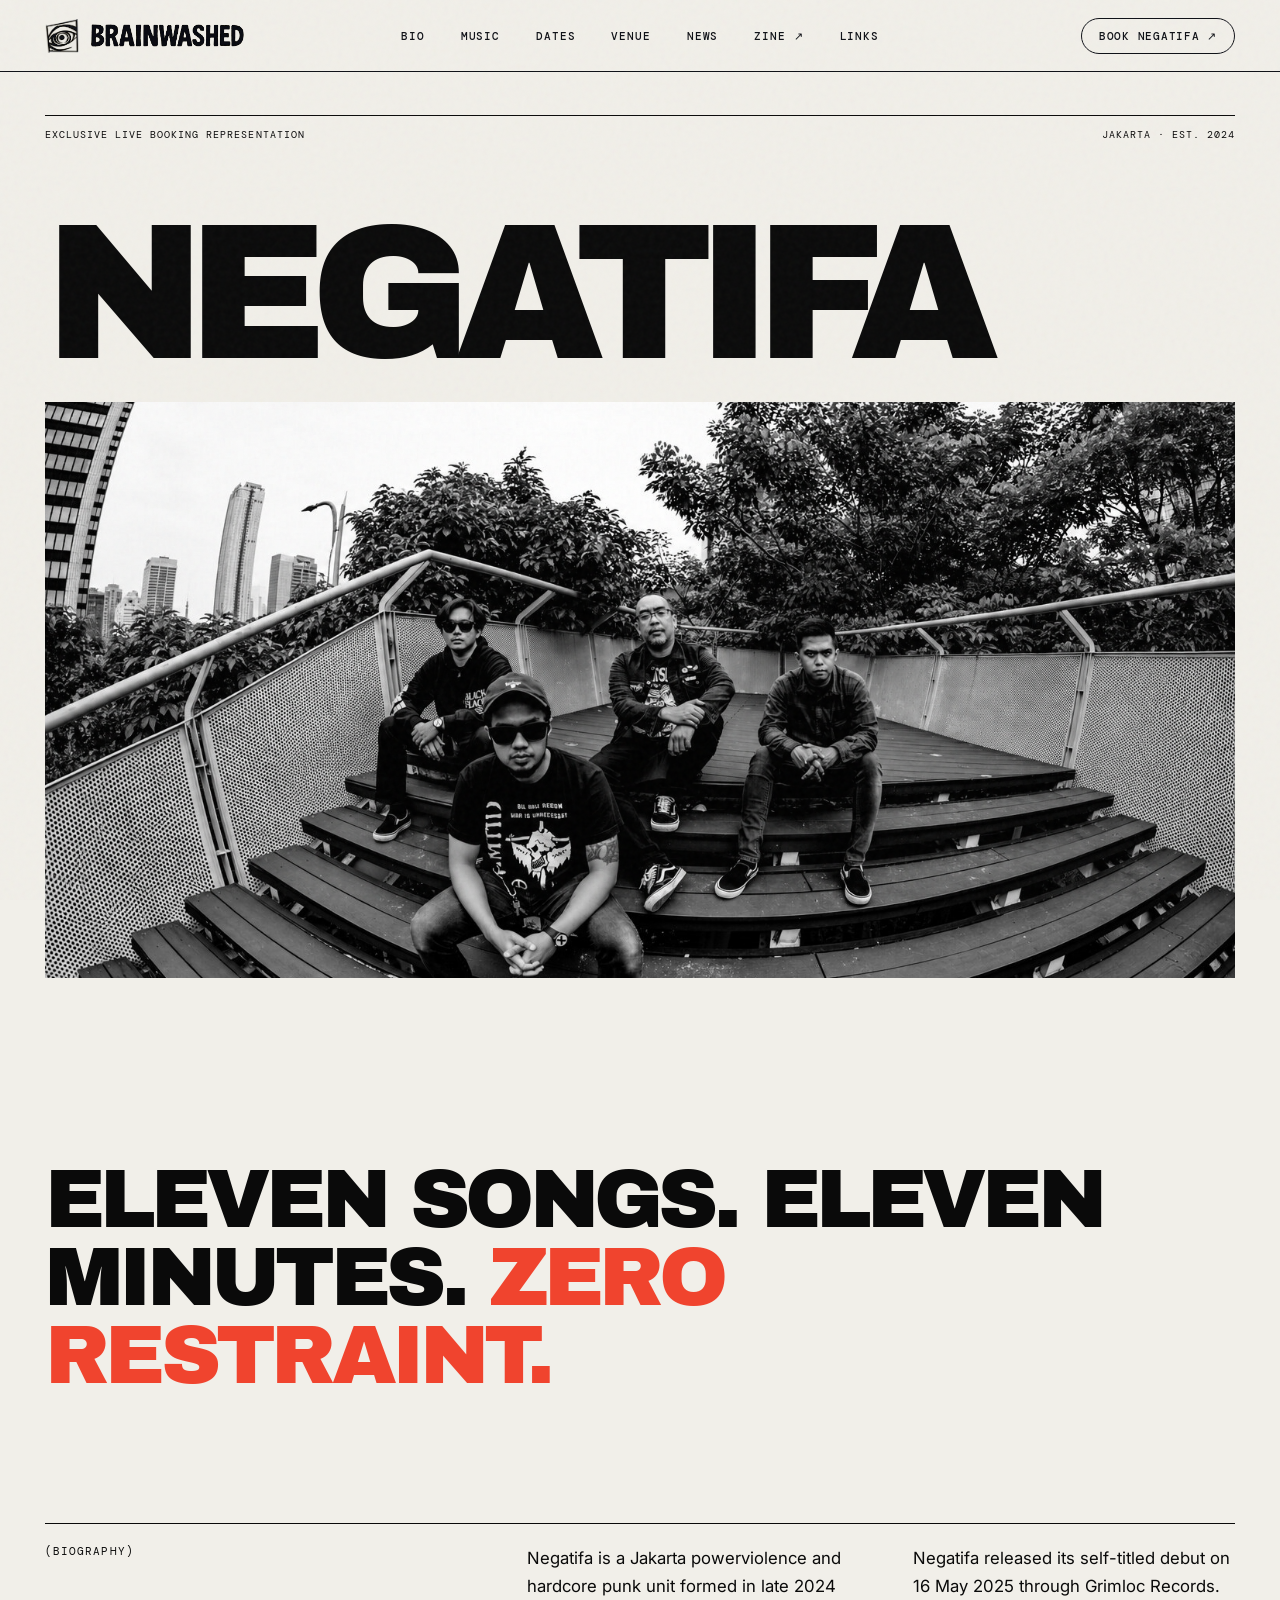
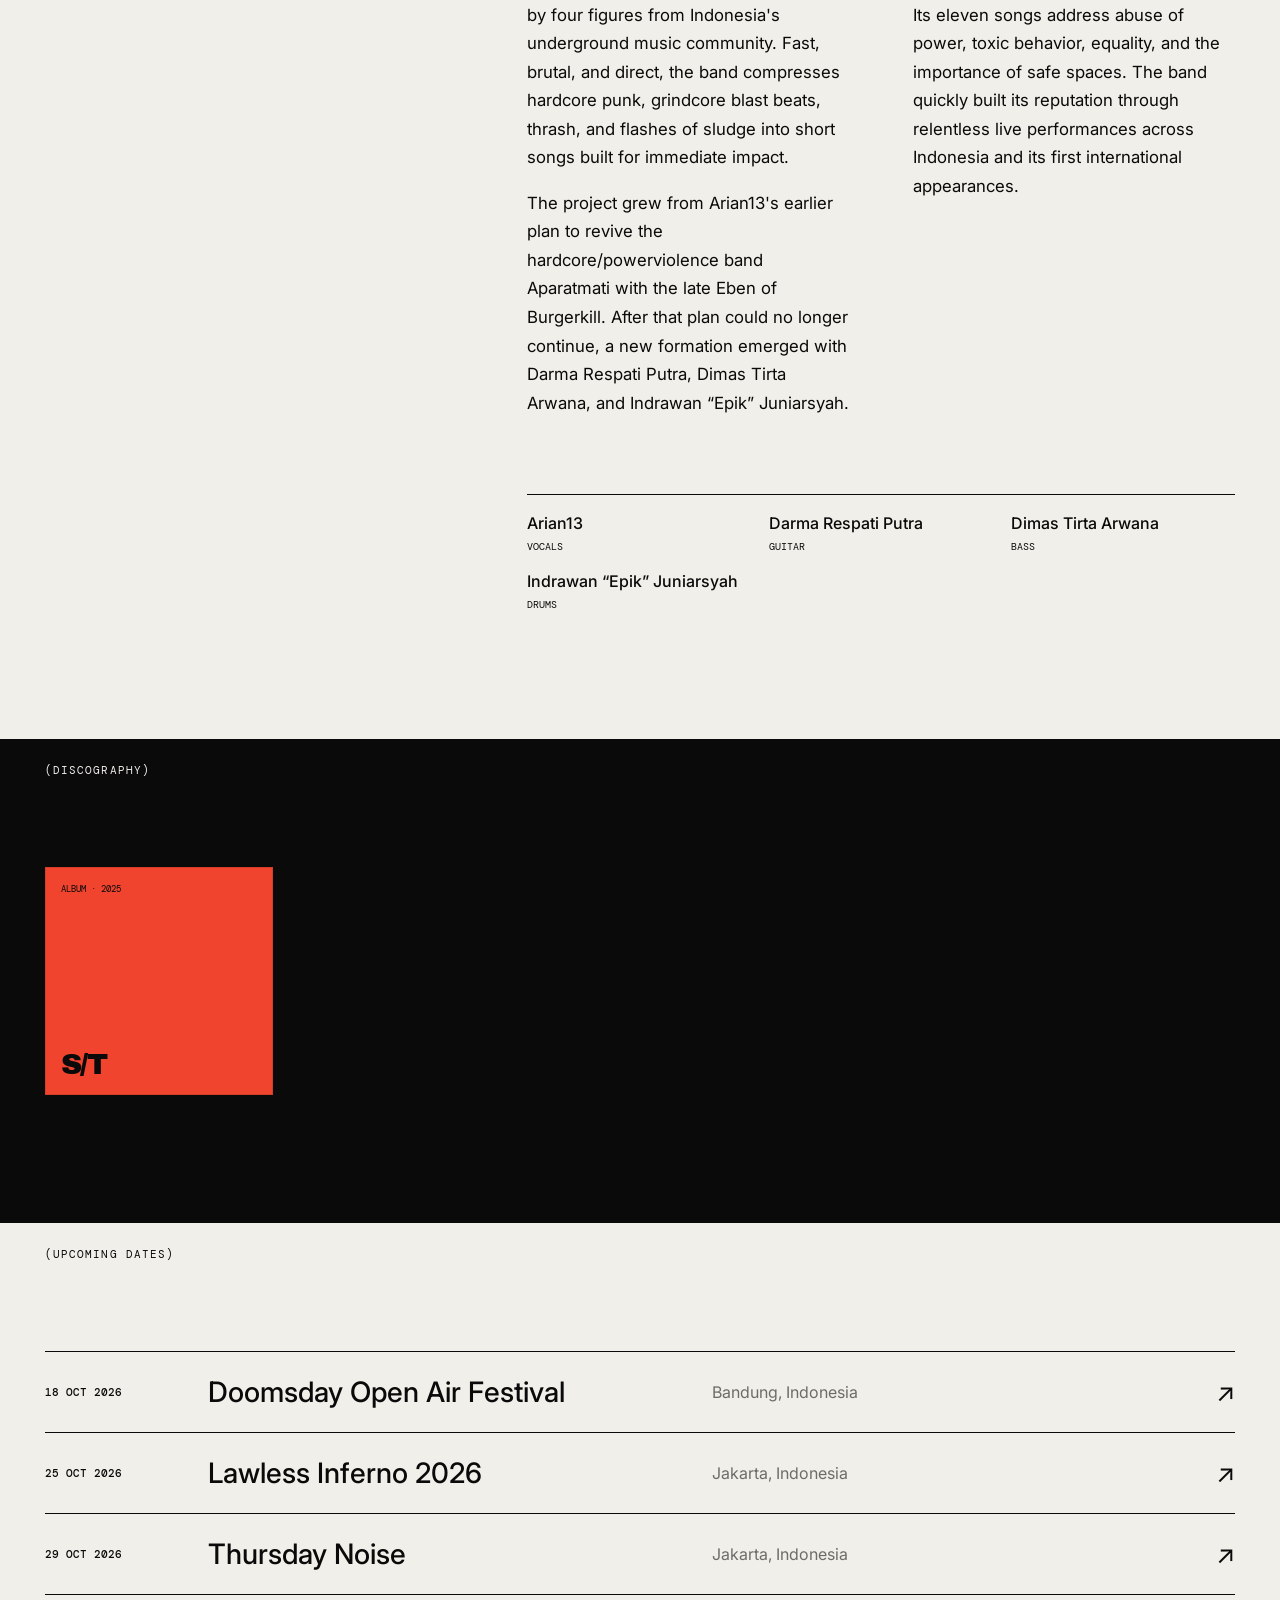
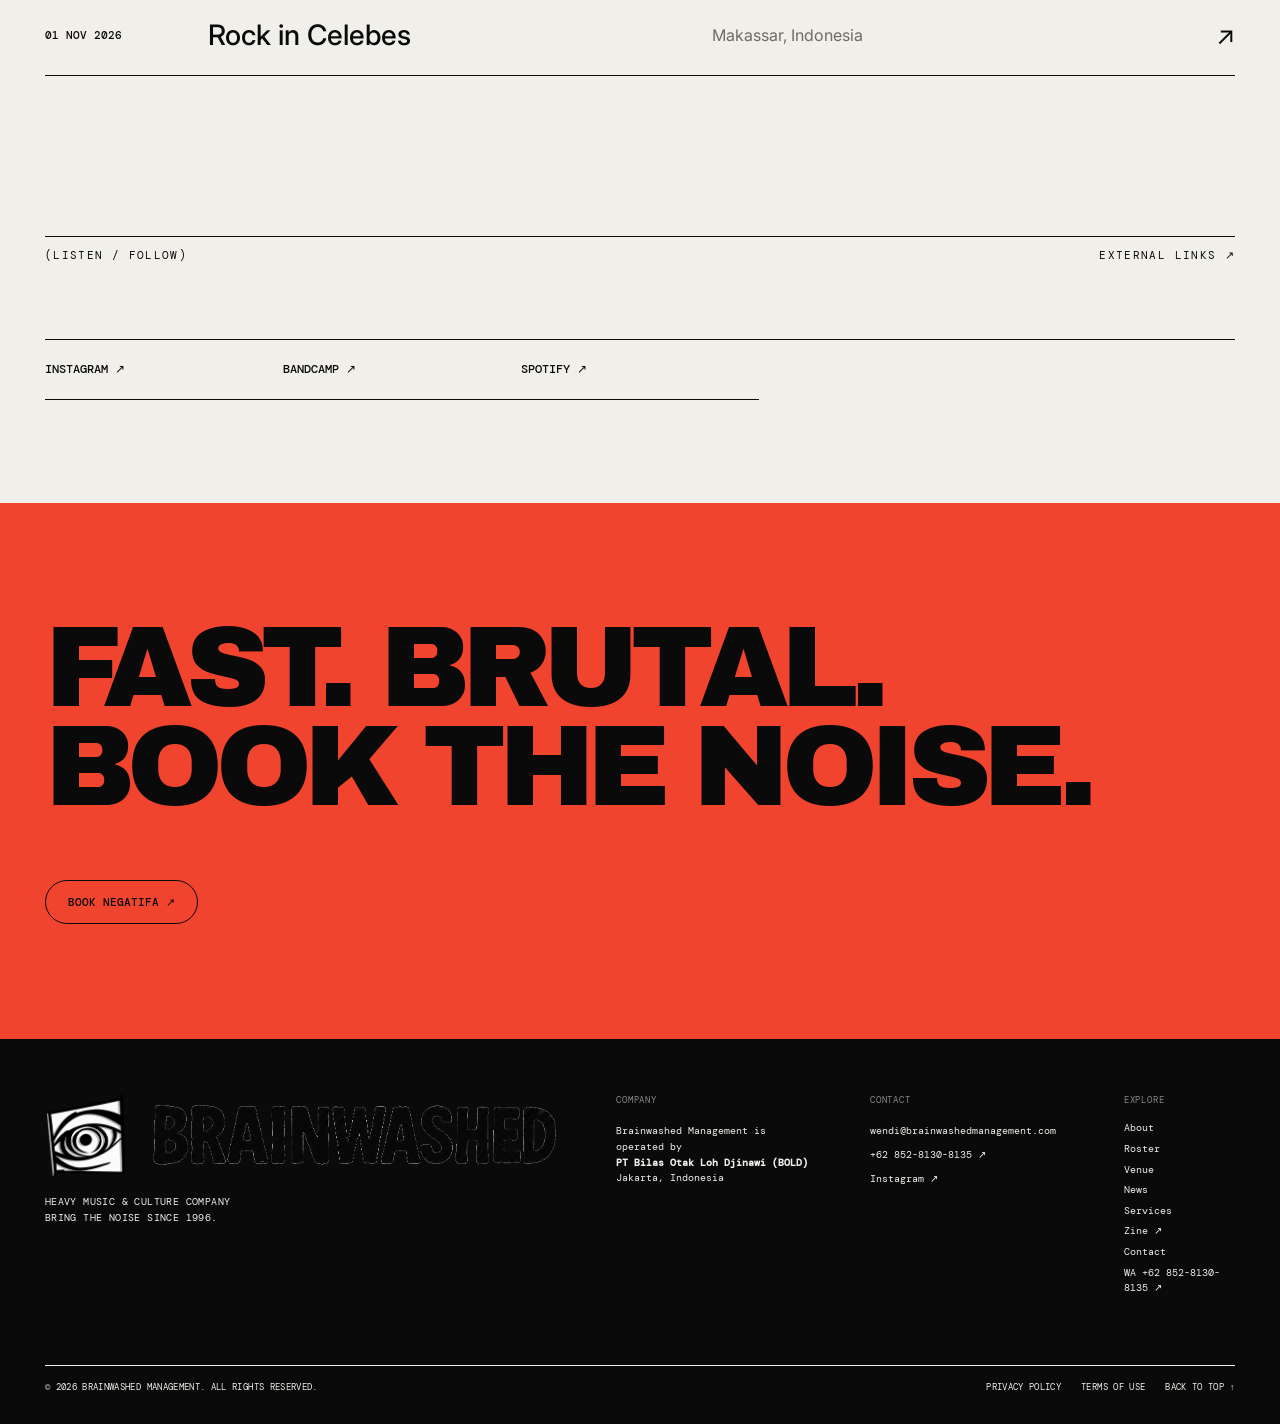
<file: artists/negatifa.html>
<!doctype html><html lang="en"><head><link rel="icon" type="image/png" sizes="512x512" href="/brainwashed_favicon_2.png"><link rel="shortcut icon" href="/brainwashed_favicon_2.png"><link rel="apple-touch-icon" href="/brainwashed_favicon_2.png"><meta charset="UTF-8"><meta name="viewport" content="width=device-width,initial-scale=1"><meta name="theme-color" content="#f1efe9"><meta name="description" content="Negatifa — live booking profile, biography, discography and tour dates."><title>Negatifa — Brainwashed Booking</title><link rel="preconnect" href="https://fonts.googleapis.com"><link rel="preconnect" href="https://fonts.gstatic.com" crossorigin><link href="https://fonts.googleapis.com/css2?family=Archivo+Black&family=DM+Mono:wght@300;400;500&family=Inter:wght@400;500;600&display=swap" rel="stylesheet"><link rel="stylesheet" href="../styles.css"><link rel="stylesheet" href="../artist.css"></head>
<body class="artist-page">
<header class="site-header"><a class="brand" href="../index.html" aria-label="Brainwashed home"><img class="brand-eye" src="../brainwashed-eye.png" alt=""><img class="brand-wordmark" src="../brainwashed-logo.png" alt="Brainwashed"></a><button class="menu-toggle" type="button" aria-expanded="false" aria-controls="main-nav"><span>Menu</span><i></i></button><nav id="main-nav"><a href="#bio">Bio</a><a href="#music">Music</a><a href="#dates">Dates</a><a href="../venue.html">Venue</a><a href="../news.html">News</a><a href="https://brainwashedzine.substack.com/" target="_blank" rel="noopener">Zine ↗</a><a href="#links">Links</a></nav><a class="talk-button" href="https://form.jotform.com/262522515824051" target="_blank" rel="noopener">Book Negatifa ↗</a></header>
<main><section class="artist-hero negatifa"><div class="artist-kicker"><span>Exclusive live booking representation</span><span>Jakarta · Est. 2024</span></div><h1 class="artist-name reveal">Negatifa</h1><div class="artist-hero-image reveal"><img src="../negatifa-2026.jpg" alt="Negatifa band portrait"></div></section>
<section class="artist-intro" id="bio"><p class="artist-lead reveal">Eleven songs. Eleven minutes. <em>Zero restraint.</em></p><div class="bio-grid reveal"><h2>(Biography)</h2><div><div class="bio-copy"><p>Negatifa is a Jakarta powerviolence and hardcore punk unit formed in late 2024 by four figures from Indonesia's underground music community. Fast, brutal, and direct, the band compresses hardcore punk, grindcore blast beats, thrash, and flashes of sludge into short songs built for immediate impact.</p><p>The project grew from Arian13's earlier plan to revive the hardcore/powerviolence band Aparatmati with the late Eben of Burgerkill. After that plan could no longer continue, a new formation emerged with Darma Respati Putra, Dimas Tirta Arwana, and Indrawan “Epik” Juniarsyah.</p><p>Negatifa released its self-titled debut on 16 May 2025 through Grimloc Records. Its eleven songs address abuse of power, toxic behavior, equality, and the importance of safe spaces. The band quickly built its reputation through relentless live performances across Indonesia and its first international appearances.</p></div><div class="members"><div><strong>Arian13</strong>Vocals</div><div><strong>Darma Respati Putra</strong>Guitar</div><div><strong>Dimas Tirta Arwana</strong>Bass</div><div><strong>Indrawan “Epik” Juniarsyah</strong>Drums</div></div></div></div></section>
<section class="artist-section panel-dark" id="music"><h2>(Discography)</h2><div class="discography reveal"><a class="release latest" href="https://negatifa.bandcamp.com/" target="_blank" rel="noopener"><span>Album · 2025</span><h3>S/T</h3></a></div></section>
<section class="artist-section" id="dates"><h2>(Upcoming dates)</h2><div class="tour-list reveal"><div class="tour-row"><time datetime="2026-10-18">18 Oct 2026</time><h3>Doomsday Open Air Festival</h3><p>Bandung, Indonesia</p><span>↗</span></div><div class="tour-row"><time datetime="2026-10-25">25 Oct 2026</time><h3>Lawless Inferno 2026</h3><p>Jakarta, Indonesia</p><span>↗</span></div><div class="tour-row"><time datetime="2026-10-29">29 Oct 2026</time><h3>Thursday Noise</h3><p>Jakarta, Indonesia</p><span>↗</span></div><div class="tour-row"><time datetime="2026-11-01">01 Nov 2026</time><h3>Rock in Celebes</h3><p>Makassar, Indonesia</p><span>↗</span></div></div></section>
<section class="links-panel" id="links"><h2 class="section-label"><span>(Listen / Follow)</span><span>External links ↗</span></h2><div class="artist-links reveal"><a href="https://www.instagram.com/negatifa.violence/" target="_blank" rel="noopener">Instagram ↗</a><a href="https://negatifa.bandcamp.com/" target="_blank" rel="noopener">Bandcamp ↗</a><a href="https://open.spotify.com/artist/4OtqLk2bIcV3OLbrnZkQ95" target="_blank" rel="noopener">Spotify ↗</a></div></section>
<section class="booking-band"><p>Fast. Brutal.<br>Book the noise.</p><a href="https://form.jotform.com/262522515824051" target="_blank" rel="noopener">Book Negatifa ↗</a></section></main><footer class="corporate-footer standalone-footer"><div class="footer-identity"><div class="footer-brand"><img class="footer-eye" src="../brainwashed-eye.png" alt=""><img class="footer-wordmark" src="../brainwashed-logo.png" alt="Brainwashed"></div><p>Heavy Music &amp; Culture Company<br>Bring the Noise Since 1996.</p></div><div class="footer-column"><span>Company</span><p>Brainwashed Management is operated by<br><strong>PT Bilas Otak Loh Djinawi (BOLD)</strong><br>Jakarta, Indonesia</p></div><div class="footer-column"><span>Contact</span><a href="mailto:wendi@brainwashedmanagement.com">wendi@brainwashedmanagement.com</a><a href="https://wa.me/6285281308135" target="_blank" rel="noopener">+62 852-8130-8135 ↗</a><a href="https://www.instagram.com/brainwashedmanagement/" target="_blank" rel="noopener">Instagram ↗</a></div><div class="footer-column footer-navigation"><span>Explore</span><a href="../about.html">About</a><a href="../index.html#artists">Roster</a><a href="../venue.html">Venue</a><a href="../news.html">News</a><a href="../index.html#services">Services</a><a href="https://brainwashedzine.substack.com/" target="_blank" rel="noopener">Zine ↗</a><a href="../index.html#contact">Contact</a><a href="https://wa.me/6285281308135" target="_blank" rel="noopener">WA +62 852-8130-8135 ↗</a></div><div class="footer-bottom"><p>© <span id="year">2026</span> Brainwashed Management. All rights reserved.</p><div><a href="../privacy.html">Privacy Policy</a><a href="../terms.html">Terms of Use</a><a href="#top">Back to top ↑</a></div></div></footer><script src="../site.js"></script></body></html>
</file>
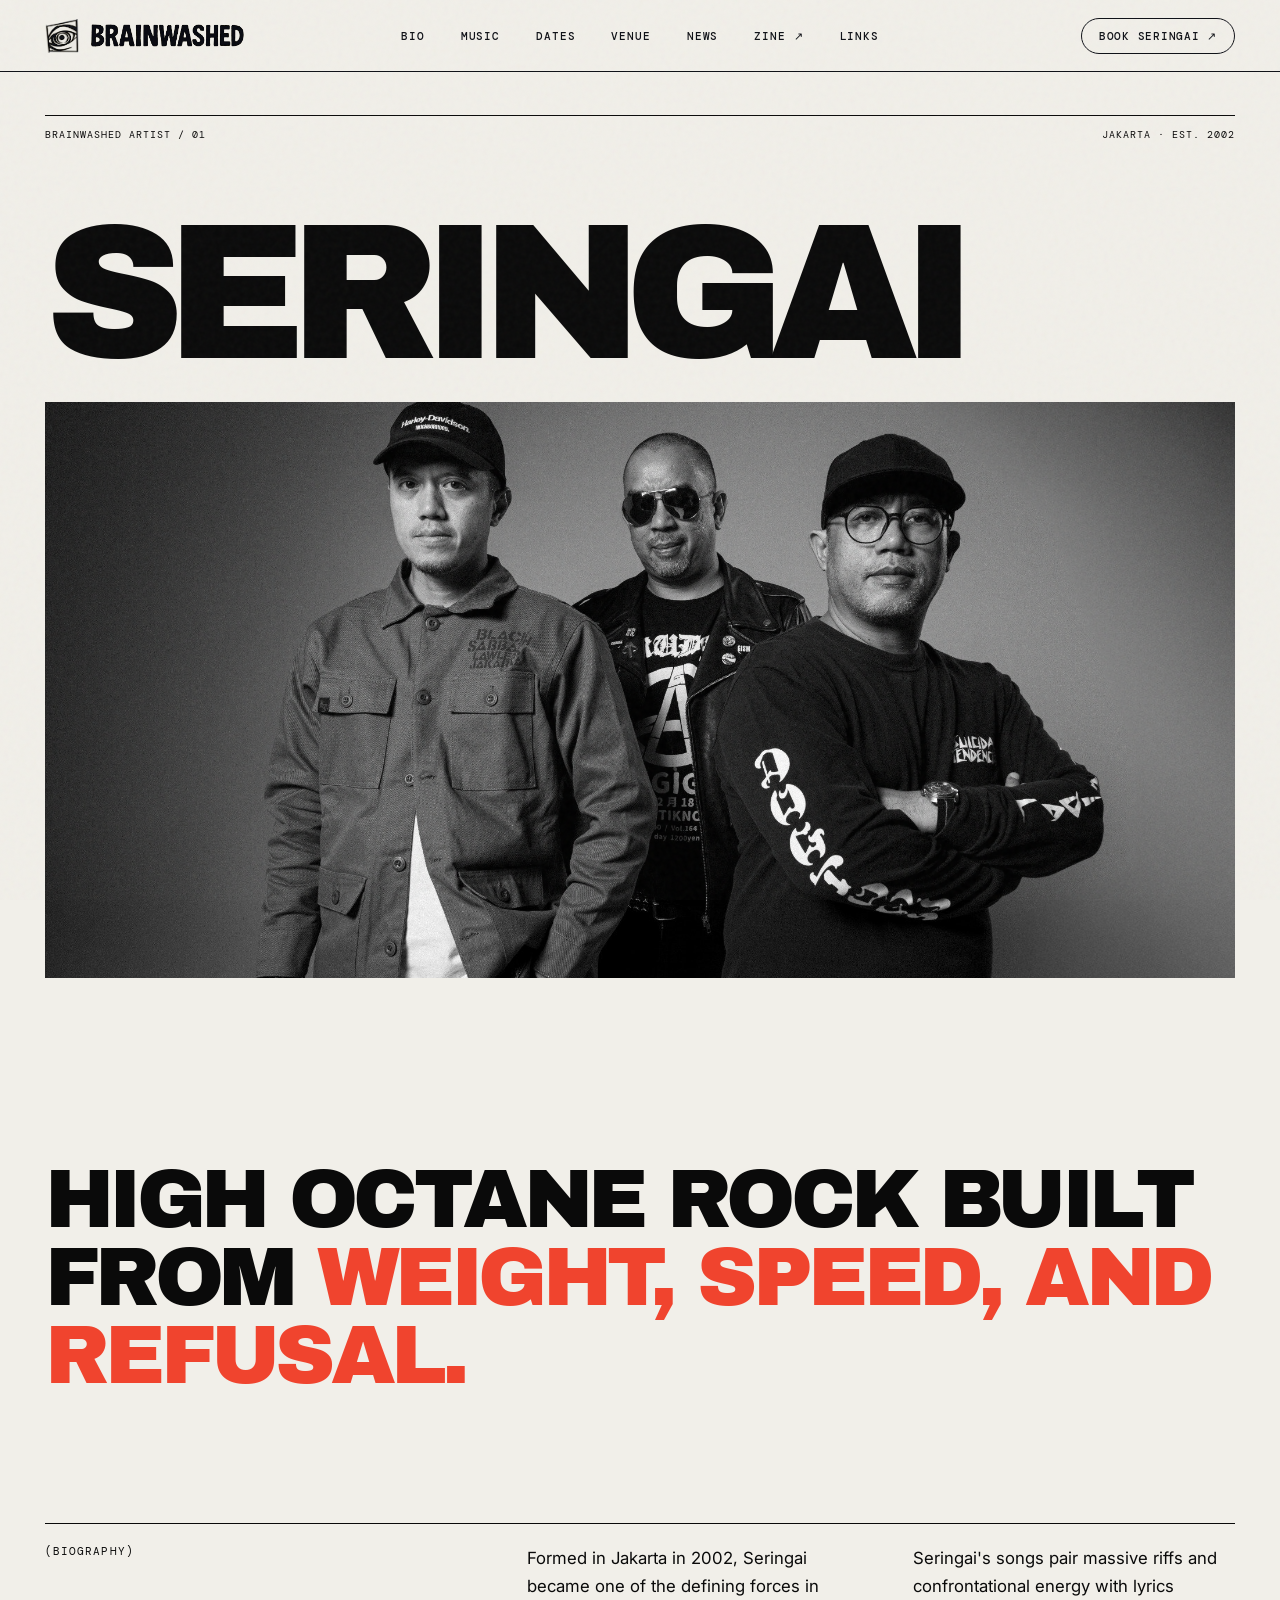
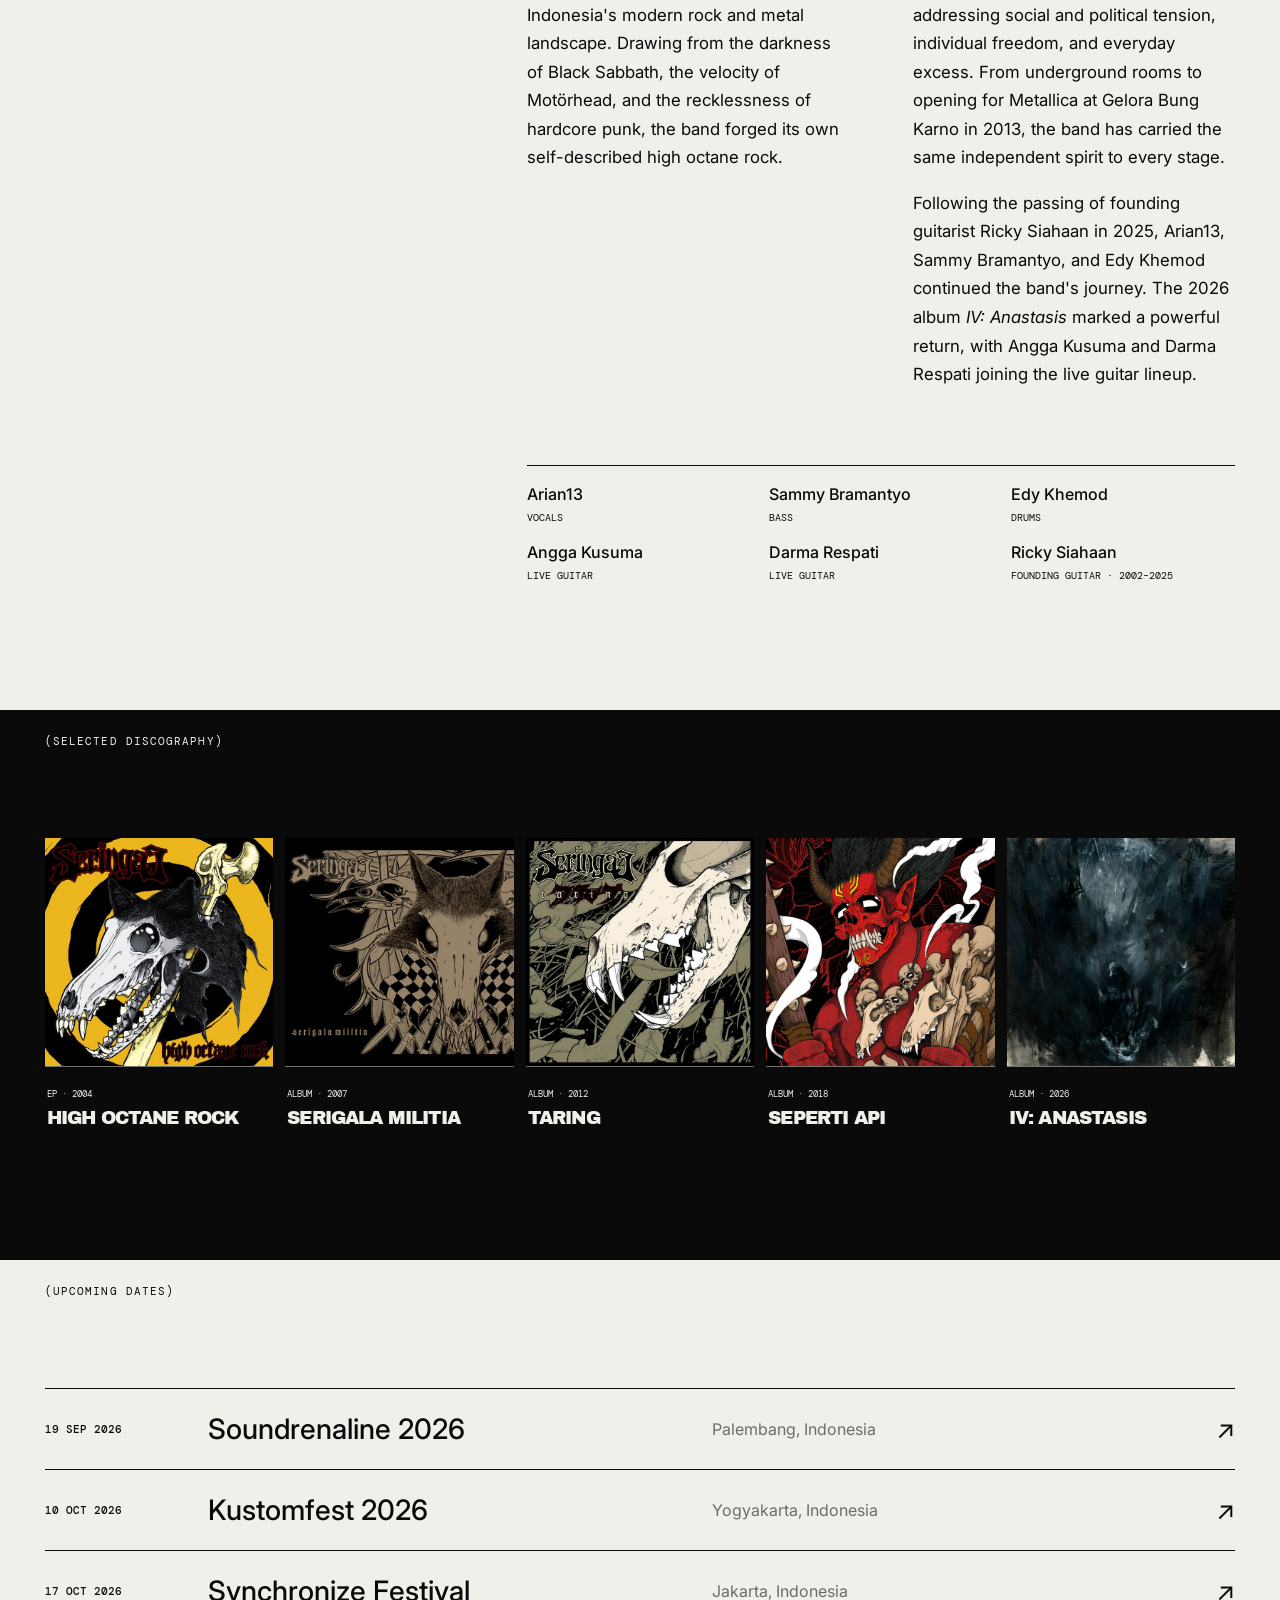
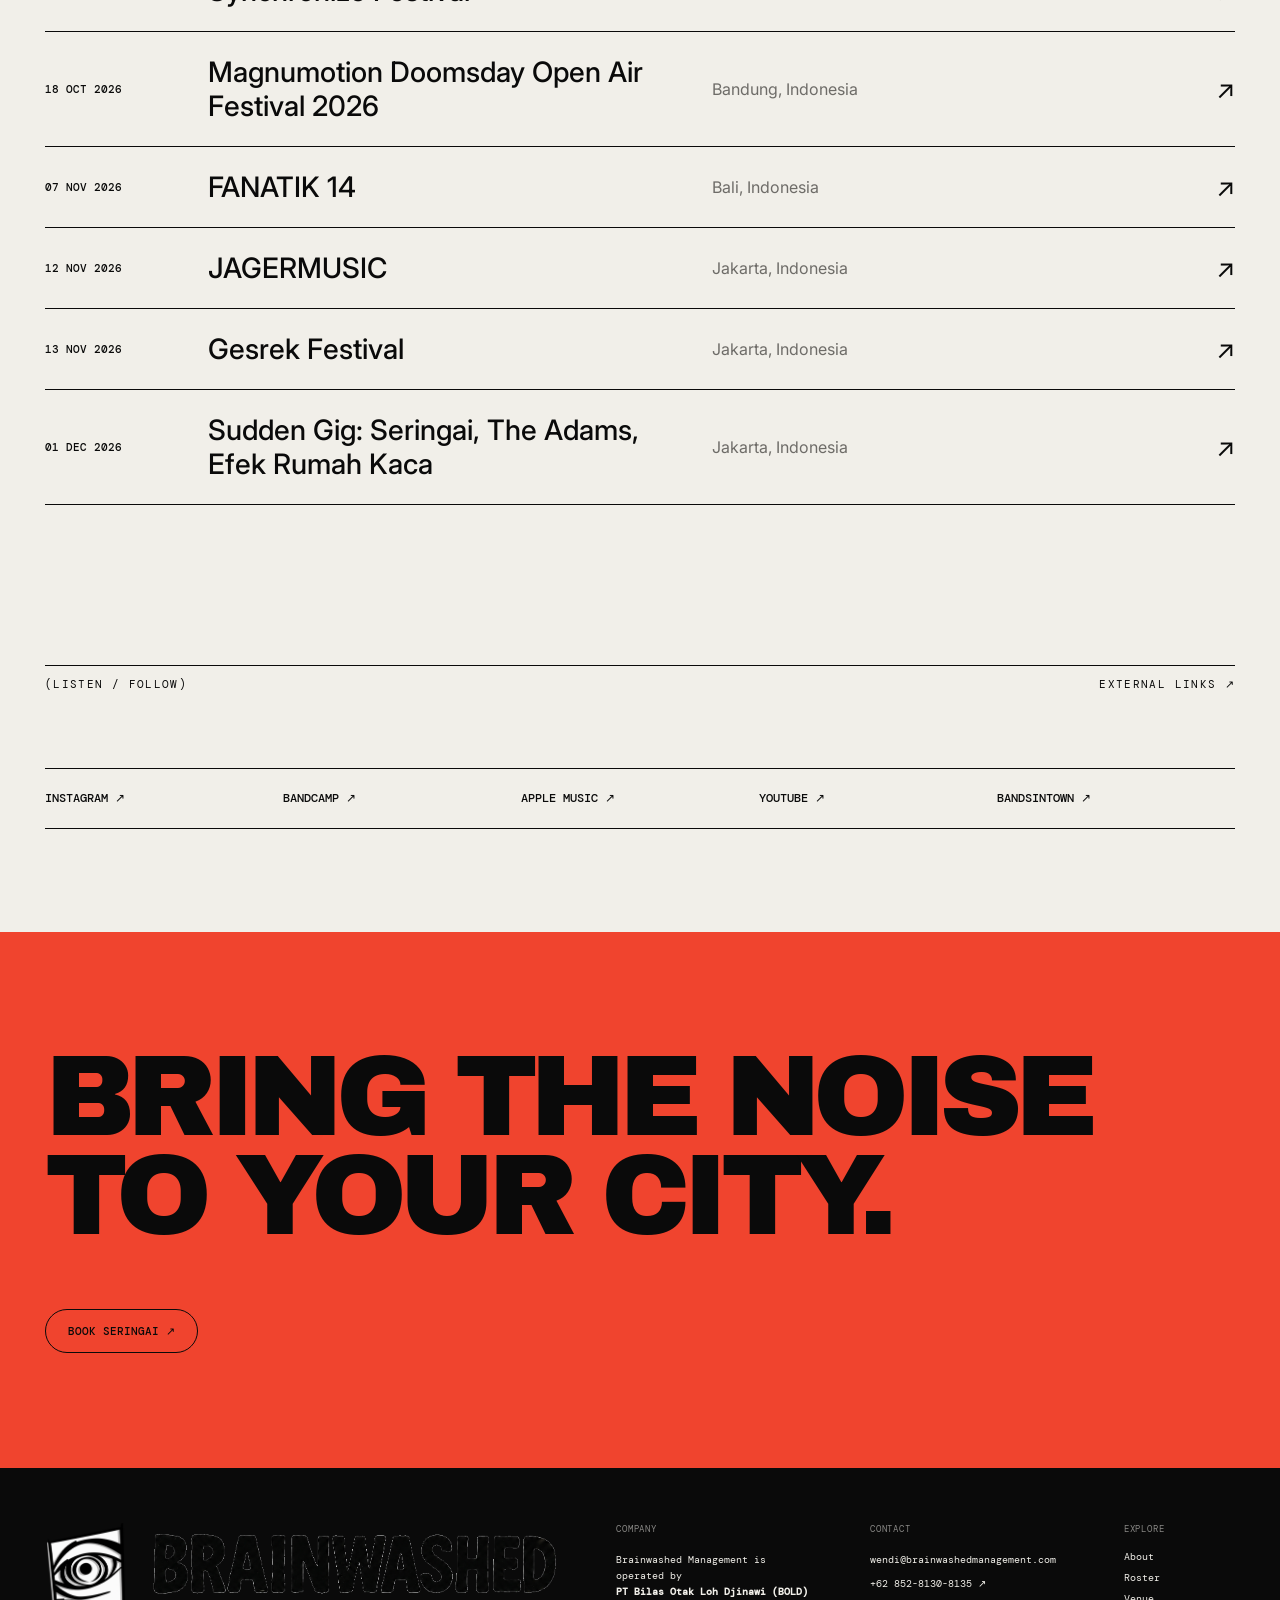
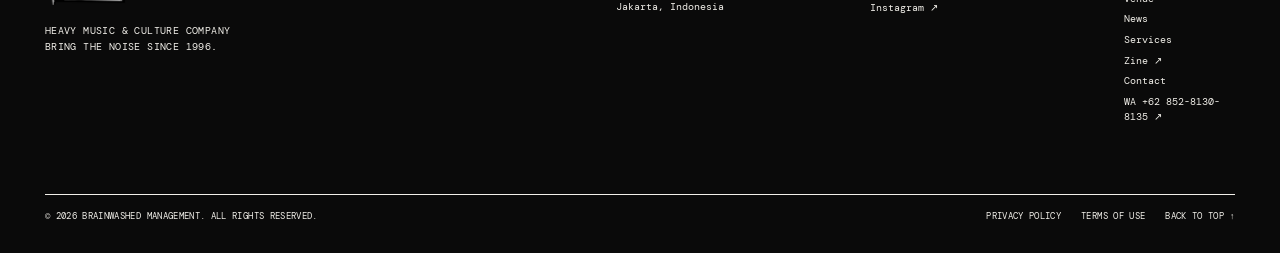
<file: artists/seringai.html>
<!doctype html><html lang="en"><head><link rel="icon" type="image/png" sizes="512x512" href="/brainwashed_favicon_2.png"><link rel="shortcut icon" href="/brainwashed_favicon_2.png"><link rel="apple-touch-icon" href="/brainwashed_favicon_2.png"><meta charset="UTF-8"><meta name="viewport" content="width=device-width,initial-scale=1"><meta name="theme-color" content="#f1efe9"><meta name="description" content="Seringai — artist profile, biography, discography and tour dates."><title>Seringai — Brainwashed Management</title><link rel="preconnect" href="https://fonts.googleapis.com"><link rel="preconnect" href="https://fonts.gstatic.com" crossorigin><link href="https://fonts.googleapis.com/css2?family=Archivo+Black&family=DM+Mono:wght@300;400;500&family=Inter:wght@400;500;600&display=swap" rel="stylesheet"><link rel="stylesheet" href="../styles.css"><link rel="stylesheet" href="../artist.css"></head>
<body class="artist-page">
<header class="site-header"><a class="brand" href="../index.html" aria-label="Brainwashed home"><img class="brand-eye" src="../brainwashed-eye.png" alt=""><img class="brand-wordmark" src="../brainwashed-logo.png" alt="Brainwashed"></a><button class="menu-toggle" type="button" aria-expanded="false" aria-controls="main-nav"><span>Menu</span><i></i></button><nav id="main-nav"><a href="#bio">Bio</a><a href="#music">Music</a><a href="#dates">Dates</a><a href="../venue.html">Venue</a><a href="../news.html">News</a><a href="https://brainwashedzine.substack.com/" target="_blank" rel="noopener">Zine ↗</a><a href="#links">Links</a></nav><a class="talk-button" href="https://form.jotform.com/221590758160457" target="_blank" rel="noopener">Book Seringai ↗</a></header>
<main><section class="artist-hero"><div class="artist-kicker"><span>Brainwashed artist / 01</span><span>Jakarta · Est. 2002</span></div><h1 class="artist-name reveal">Seringai</h1><div class="artist-hero-image reveal"><img src="../seringai-2026.jpg" alt="Seringai band portrait, 2026"></div></section>
<section class="artist-intro" id="bio"><p class="artist-lead reveal">High octane rock built from <em>weight, speed, and refusal.</em></p><div class="bio-grid reveal"><h2>(Biography)</h2><div><div class="bio-copy"><p>Formed in Jakarta in 2002, Seringai became one of the defining forces in Indonesia's modern rock and metal landscape. Drawing from the darkness of Black Sabbath, the velocity of Motörhead, and the recklessness of hardcore punk, the band forged its own self-described high octane rock.</p><p>Seringai's songs pair massive riffs and confrontational energy with lyrics addressing social and political tension, individual freedom, and everyday excess. From underground rooms to opening for Metallica at Gelora Bung Karno in 2013, the band has carried the same independent spirit to every stage.</p><p>Following the passing of founding guitarist Ricky Siahaan in 2025, Arian13, Sammy Bramantyo, and Edy Khemod continued the band's journey. The 2026 album <em>IV: Anastasis</em> marked a powerful return, with Angga Kusuma and Darma Respati joining the live guitar lineup.</p></div><div class="members"><div><strong>Arian13</strong>Vocals</div><div><strong>Sammy Bramantyo</strong>Bass</div><div><strong>Edy Khemod</strong>Drums</div><div><strong>Angga Kusuma</strong>Live guitar</div><div><strong>Darma Respati</strong>Live guitar</div><div><strong>Ricky Siahaan</strong>Founding guitar · 2002–2025</div></div></div></div></section>
<section class="artist-section panel-dark" id="music"><h2>(Selected discography)</h2><div class="discography discography-covers reveal"><a class="release" href="https://seringai.bandcamp.com/" target="_blank" rel="noopener"><img src="../seringai-high-octane-rock.jpeg" alt="High Octane Rock by Seringai album cover" loading="lazy"><div class="release-meta"><span>EP · 2004</span><h3>High Octane Rock</h3></div></a><a class="release" href="https://seringai.bandcamp.com/" target="_blank" rel="noopener"><img src="../seringai-serigala-militia.jpeg" alt="Serigala Militia by Seringai album cover" loading="lazy"><div class="release-meta"><span>Album · 2007</span><h3>Serigala Militia</h3></div></a><a class="release" href="https://seringai.bandcamp.com/" target="_blank" rel="noopener"><img src="../seringai-taring.jpeg" alt="Taring by Seringai album cover" loading="lazy"><div class="release-meta"><span>Album · 2012</span><h3>Taring</h3></div></a><a class="release" href="https://seringai.bandcamp.com/album/seperti-api" target="_blank" rel="noopener"><img src="../seringai-seperti-api.jpg" alt="Seperti Api by Seringai album cover" loading="lazy"><div class="release-meta"><span>Album · 2018</span><h3>Seperti Api</h3></div></a><a class="release latest" href="https://seringai.bandcamp.com/album/iv-anastasis" target="_blank" rel="noopener"><img src="../seringai-iv-anastasis.jpg" alt="IV: Anastasis by Seringai album cover" loading="lazy"><div class="release-meta"><span>Album · 2026</span><h3>IV: Anastasis</h3></div></a></div></section>
<section class="artist-section" id="dates"><h2>(Upcoming dates)</h2><div class="tour-list reveal"><div class="tour-row"><time datetime="2026-09-19">19 Sep 2026</time><h3>Soundrenaline 2026</h3><p>Palembang, Indonesia</p><span>↗</span></div><div class="tour-row"><time datetime="2026-10-10">10 Oct 2026</time><h3>Kustomfest 2026</h3><p>Yogyakarta, Indonesia</p><span>↗</span></div><div class="tour-row"><time datetime="2026-10-17">17 Oct 2026</time><h3>Synchronize Festival</h3><p>Jakarta, Indonesia</p><span>↗</span></div><div class="tour-row"><time datetime="2026-10-18">18 Oct 2026</time><h3>Magnumotion Doomsday Open Air Festival 2026</h3><p>Bandung, Indonesia</p><span>↗</span></div><div class="tour-row"><time datetime="2026-11-07">07 Nov 2026</time><h3>FANATIK 14</h3><p>Bali, Indonesia</p><span>↗</span></div><div class="tour-row"><time datetime="2026-11-12">12 Nov 2026</time><h3>JAGERMUSIC</h3><p>Jakarta, Indonesia</p><span>↗</span></div><div class="tour-row"><time datetime="2026-11-13">13 Nov 2026</time><h3>Gesrek Festival</h3><p>Jakarta, Indonesia</p><span>↗</span></div><div class="tour-row"><time datetime="2026-12-01">01 Dec 2026</time><h3>Sudden Gig: Seringai, The Adams, Efek Rumah Kaca</h3><p>Jakarta, Indonesia</p><span>↗</span></div></div></section>
<section class="links-panel" id="links"><h2 class="section-label"><span>(Listen / Follow)</span><span>External links ↗</span></h2><div class="artist-links reveal"><a href="https://www.instagram.com/seringai_official/" target="_blank" rel="noopener">Instagram ↗</a><a href="https://seringai.bandcamp.com/" target="_blank" rel="noopener">Bandcamp ↗</a><a href="https://music.apple.com/id/artist/seringai/1404651607" target="_blank" rel="noopener">Apple Music ↗</a><a href="https://www.youtube.com/user/seringaiofficial" target="_blank" rel="noopener">YouTube ↗</a><a href="https://www.bandsintown.com/a/444973-seringai" target="_blank" rel="noopener">Bandsintown ↗</a></div></section>
<section class="booking-band"><p>Bring the noise<br>to your city.</p><a href="https://form.jotform.com/221590758160457" target="_blank" rel="noopener">Book Seringai ↗</a></section></main><footer class="corporate-footer standalone-footer"><div class="footer-identity"><div class="footer-brand"><img class="footer-eye" src="../brainwashed-eye.png" alt=""><img class="footer-wordmark" src="../brainwashed-logo.png" alt="Brainwashed"></div><p>Heavy Music &amp; Culture Company<br>Bring the Noise Since 1996.</p></div><div class="footer-column"><span>Company</span><p>Brainwashed Management is operated by<br><strong>PT Bilas Otak Loh Djinawi (BOLD)</strong><br>Jakarta, Indonesia</p></div><div class="footer-column"><span>Contact</span><a href="mailto:wendi@brainwashedmanagement.com">wendi@brainwashedmanagement.com</a><a href="https://wa.me/6285281308135" target="_blank" rel="noopener">+62 852-8130-8135 ↗</a><a href="https://www.instagram.com/brainwashedmanagement/" target="_blank" rel="noopener">Instagram ↗</a></div><div class="footer-column footer-navigation"><span>Explore</span><a href="../about.html">About</a><a href="../index.html#artists">Roster</a><a href="../venue.html">Venue</a><a href="../news.html">News</a><a href="../index.html#services">Services</a><a href="https://brainwashedzine.substack.com/" target="_blank" rel="noopener">Zine ↗</a><a href="../index.html#contact">Contact</a><a href="https://wa.me/6285281308135" target="_blank" rel="noopener">WA +62 852-8130-8135 ↗</a></div><div class="footer-bottom"><p>© <span id="year">2026</span> Brainwashed Management. All rights reserved.</p><div><a href="../privacy.html">Privacy Policy</a><a href="../terms.html">Terms of Use</a><a href="#top">Back to top ↑</a></div></div></footer><script src="../site.js"></script></body></html>
</file>
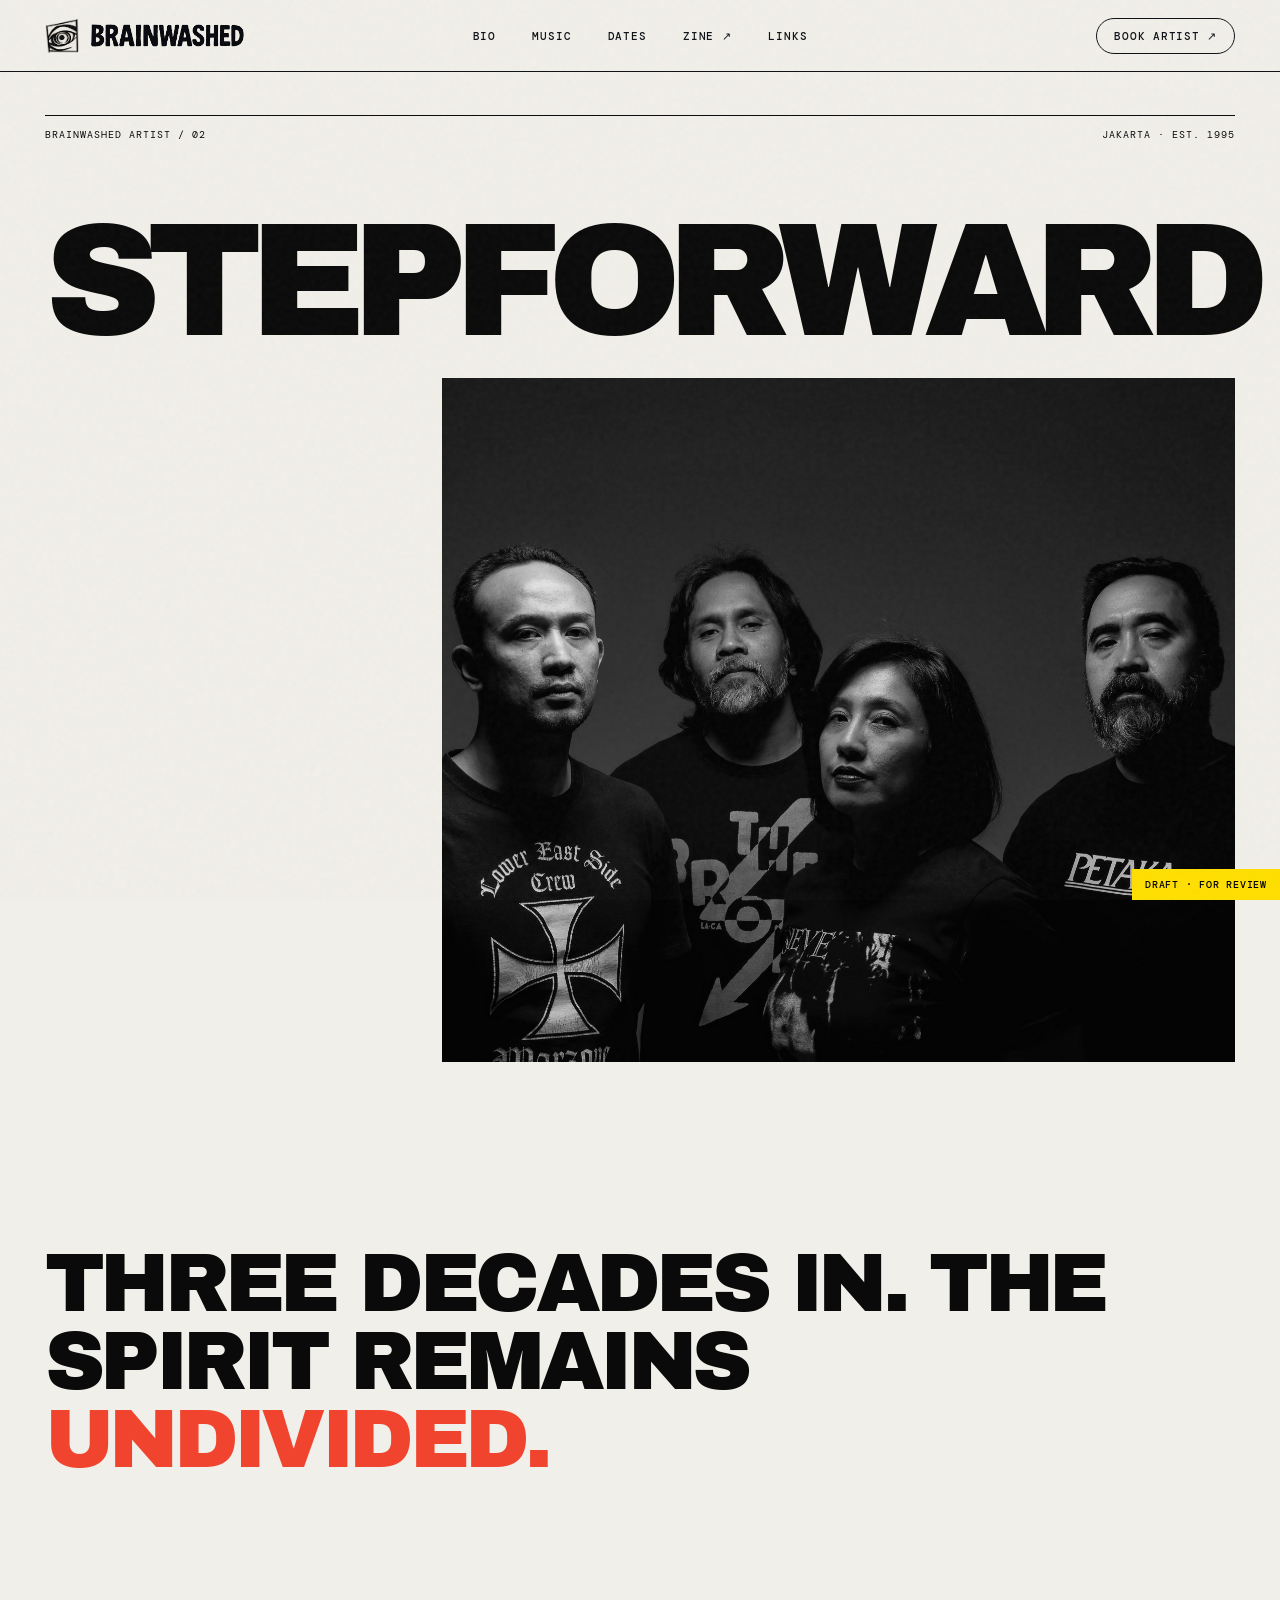
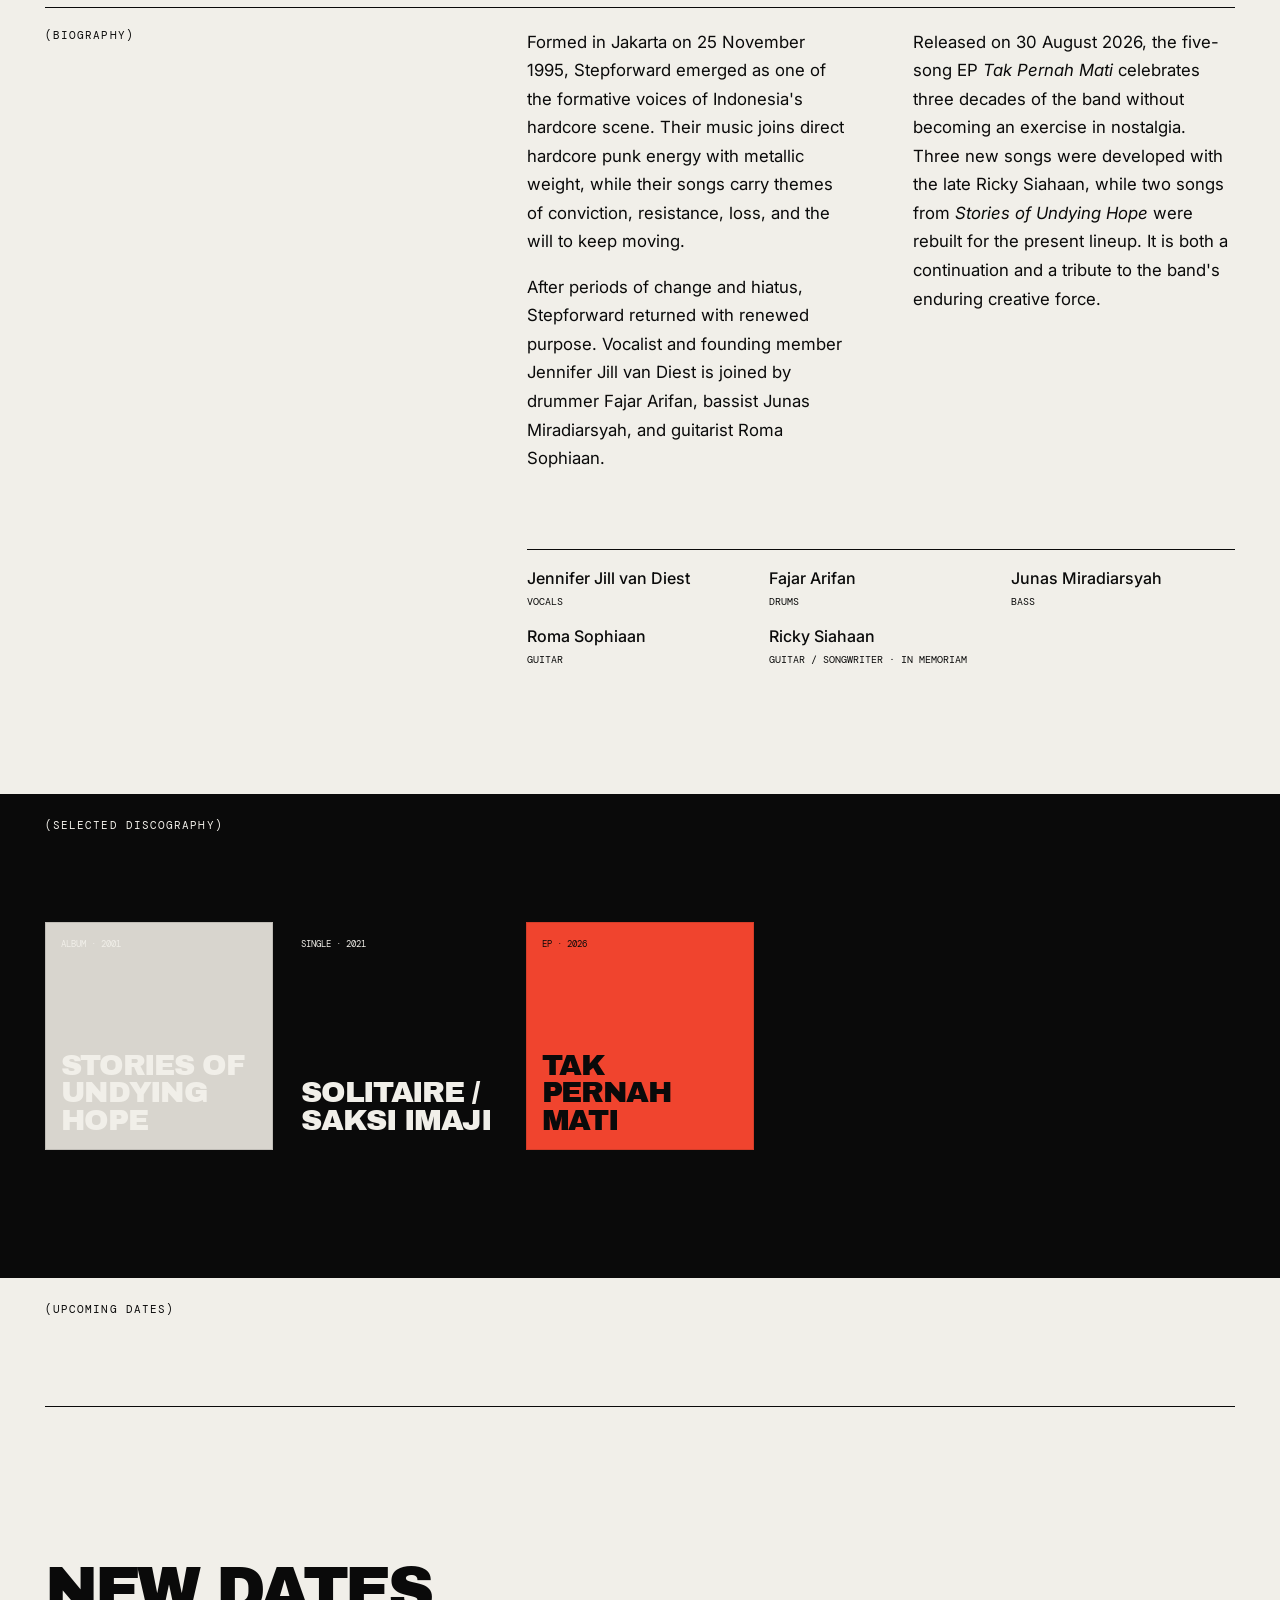
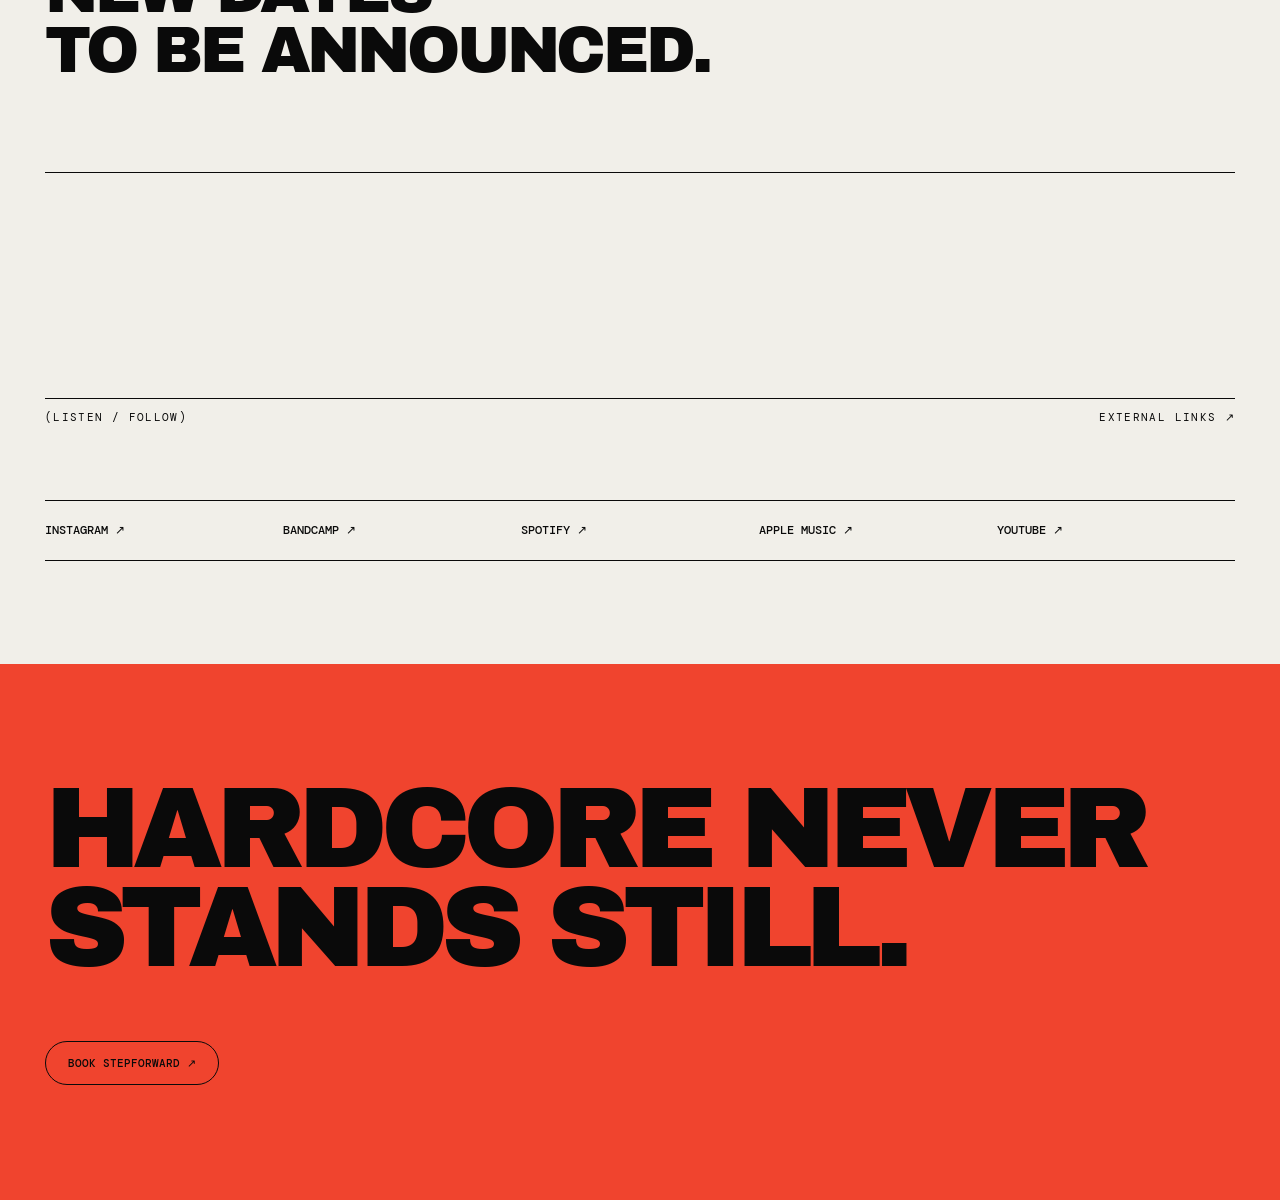
<file: artists/stepforward-review-2001.html>
<!doctype html><html lang="en"><head><link rel="icon" type="image/png" sizes="512x512" href="/brainwashed_favicon_2.png"><link rel="shortcut icon" href="/brainwashed_favicon_2.png"><link rel="apple-touch-icon" href="/brainwashed_favicon_2.png"><meta charset="UTF-8"><meta name="viewport" content="width=device-width,initial-scale=1"><meta name="theme-color" content="#f1efe9"><meta name="description" content="Stepforward — artist profile, biography, discography and tour dates."><title>Stepforward — Brainwashed Management</title><link rel="preconnect" href="https://fonts.googleapis.com"><link rel="preconnect" href="https://fonts.gstatic.com" crossorigin><link href="https://fonts.googleapis.com/css2?family=Archivo+Black&family=DM+Mono:wght@300;400;500&family=Inter:wght@400;500;600&display=swap" rel="stylesheet"><link rel="stylesheet" href="../styles.css"><link rel="stylesheet" href="../artist.css"></head>
<body class="artist-page"><div class="draft-flag">Draft · For review</div>
<header class="site-header"><a class="brand" href="../index.html" aria-label="Brainwashed home"><img class="brand-eye" src="../brainwashed-eye.png" alt=""><img class="brand-wordmark" src="../brainwashed-logo.png" alt="Brainwashed"></a><button class="menu-toggle" type="button" aria-expanded="false" aria-controls="main-nav"><span>Menu</span><i></i></button><nav id="main-nav"><a href="#bio">Bio</a><a href="#music">Music</a><a href="#dates">Dates</a><a href="https://brainwashedzine.substack.com/" target="_blank" rel="noopener">Zine ↗</a><a href="#links">Links</a></nav><a class="talk-button" href="https://wa.me/6285281308135" target="_blank" rel="noopener">Book artist ↗</a></header>
<main><section class="artist-hero step"><div class="artist-kicker"><span>Brainwashed artist / 02</span><span>Jakarta · Est. 1995</span></div><h1 class="artist-name long reveal">Stepforward</h1><div class="artist-hero-image reveal"><img src="../stepforward-2026.jpeg" alt="Stepforward band portrait, 2026"></div></section>
<section class="artist-intro" id="bio"><p class="artist-lead reveal">Three decades in. The spirit remains <em>undivided.</em></p><div class="bio-grid reveal"><h2>(Biography)</h2><div><div class="bio-copy"><p>Formed in Jakarta on 25 November 1995, Stepforward emerged as one of the formative voices of Indonesia's hardcore scene. Their music joins direct hardcore punk energy with metallic weight, while their songs carry themes of conviction, resistance, loss, and the will to keep moving.</p><p>After periods of change and hiatus, Stepforward returned with renewed purpose. Vocalist and founding member Jennifer Jill van Diest is joined by drummer Fajar Arifan, bassist Junas Miradiarsyah, and guitarist Roma Sophiaan.</p><p>Released on 30 August 2026, the five-song EP <em>Tak Pernah Mati</em> celebrates three decades of the band without becoming an exercise in nostalgia. Three new songs were developed with the late Ricky Siahaan, while two songs from <em>Stories of Undying Hope</em> were rebuilt for the present lineup. It is both a continuation and a tribute to the band's enduring creative force.</p></div><div class="members"><div><strong>Jennifer Jill van Diest</strong>Vocals</div><div><strong>Fajar Arifan</strong>Drums</div><div><strong>Junas Miradiarsyah</strong>Bass</div><div><strong>Roma Sophiaan</strong>Guitar</div><div><strong>Ricky Siahaan</strong>Guitar / songwriter · in memoriam</div></div></div></div></section>
<section class="artist-section panel-dark" id="music"><h2>(Selected discography)</h2><div class="discography reveal"><a class="release" href="https://stepforward95.bandcamp.com/" target="_blank" rel="noopener"><span>Album · 2001</span><h3>Stories of Undying Hope</h3></a><a class="release" href="https://music.apple.com/id/artist/stepforward/1550843854" target="_blank" rel="noopener"><span>Single · 2021</span><h3>Solitaire / Saksi Imaji</h3></a><a class="release latest" href="https://stepforward95.bandcamp.com/" target="_blank" rel="noopener"><span>EP · 2026</span><h3>Tak Pernah Mati</h3></a></div></section>
<section class="artist-section" id="dates"><h2>(Upcoming dates)</h2><div class="tour-list reveal"><p class="tour-empty">New dates<br>to be announced.</p></div></section>
<section class="links-panel" id="links"><h2 class="section-label"><span>(Listen / Follow)</span><span>External links ↗</span></h2><div class="artist-links reveal"><a href="https://www.instagram.com/stepforward.jkt/" target="_blank" rel="noopener">Instagram ↗</a><a href="https://stepforward95.bandcamp.com/" target="_blank" rel="noopener">Bandcamp ↗</a><a href="https://open.spotify.com/track/0ITKIPHp9joqSh1FeeW870" target="_blank" rel="noopener">Spotify ↗</a><a href="https://music.apple.com/id/artist/stepforward/1550843854" target="_blank" rel="noopener">Apple Music ↗</a><a href="https://www.youtube.com/@STEPFORWARD_JKT" target="_blank" rel="noopener">YouTube ↗</a></div></section>
<section class="booking-band"><p>Hardcore never<br>stands still.</p><a href="https://wa.me/6285281308135?text=Hi%20Brainwashed%2C%20I%20want%20to%20book%20Stepforward" target="_blank" rel="noopener">Book Stepforward ↗</a></section></main><script src="../site.js"></script></body></html>
</file>
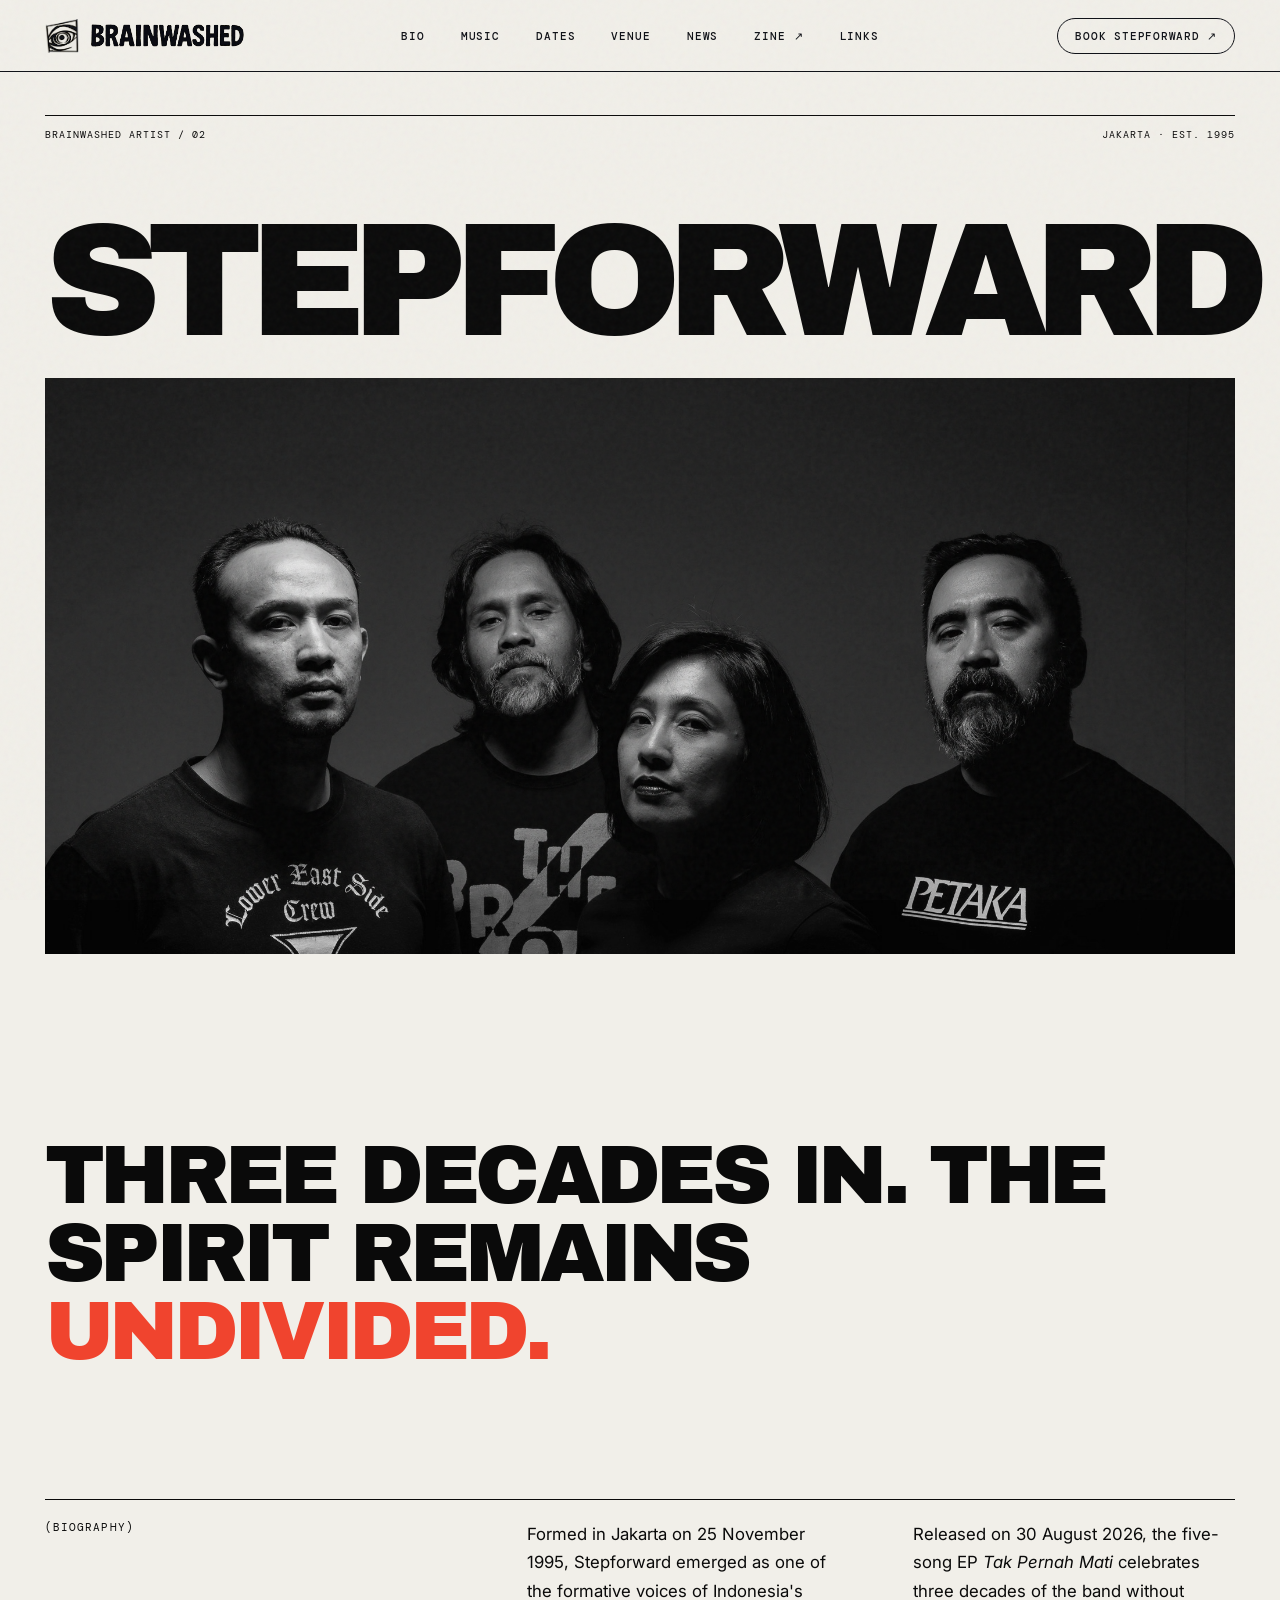
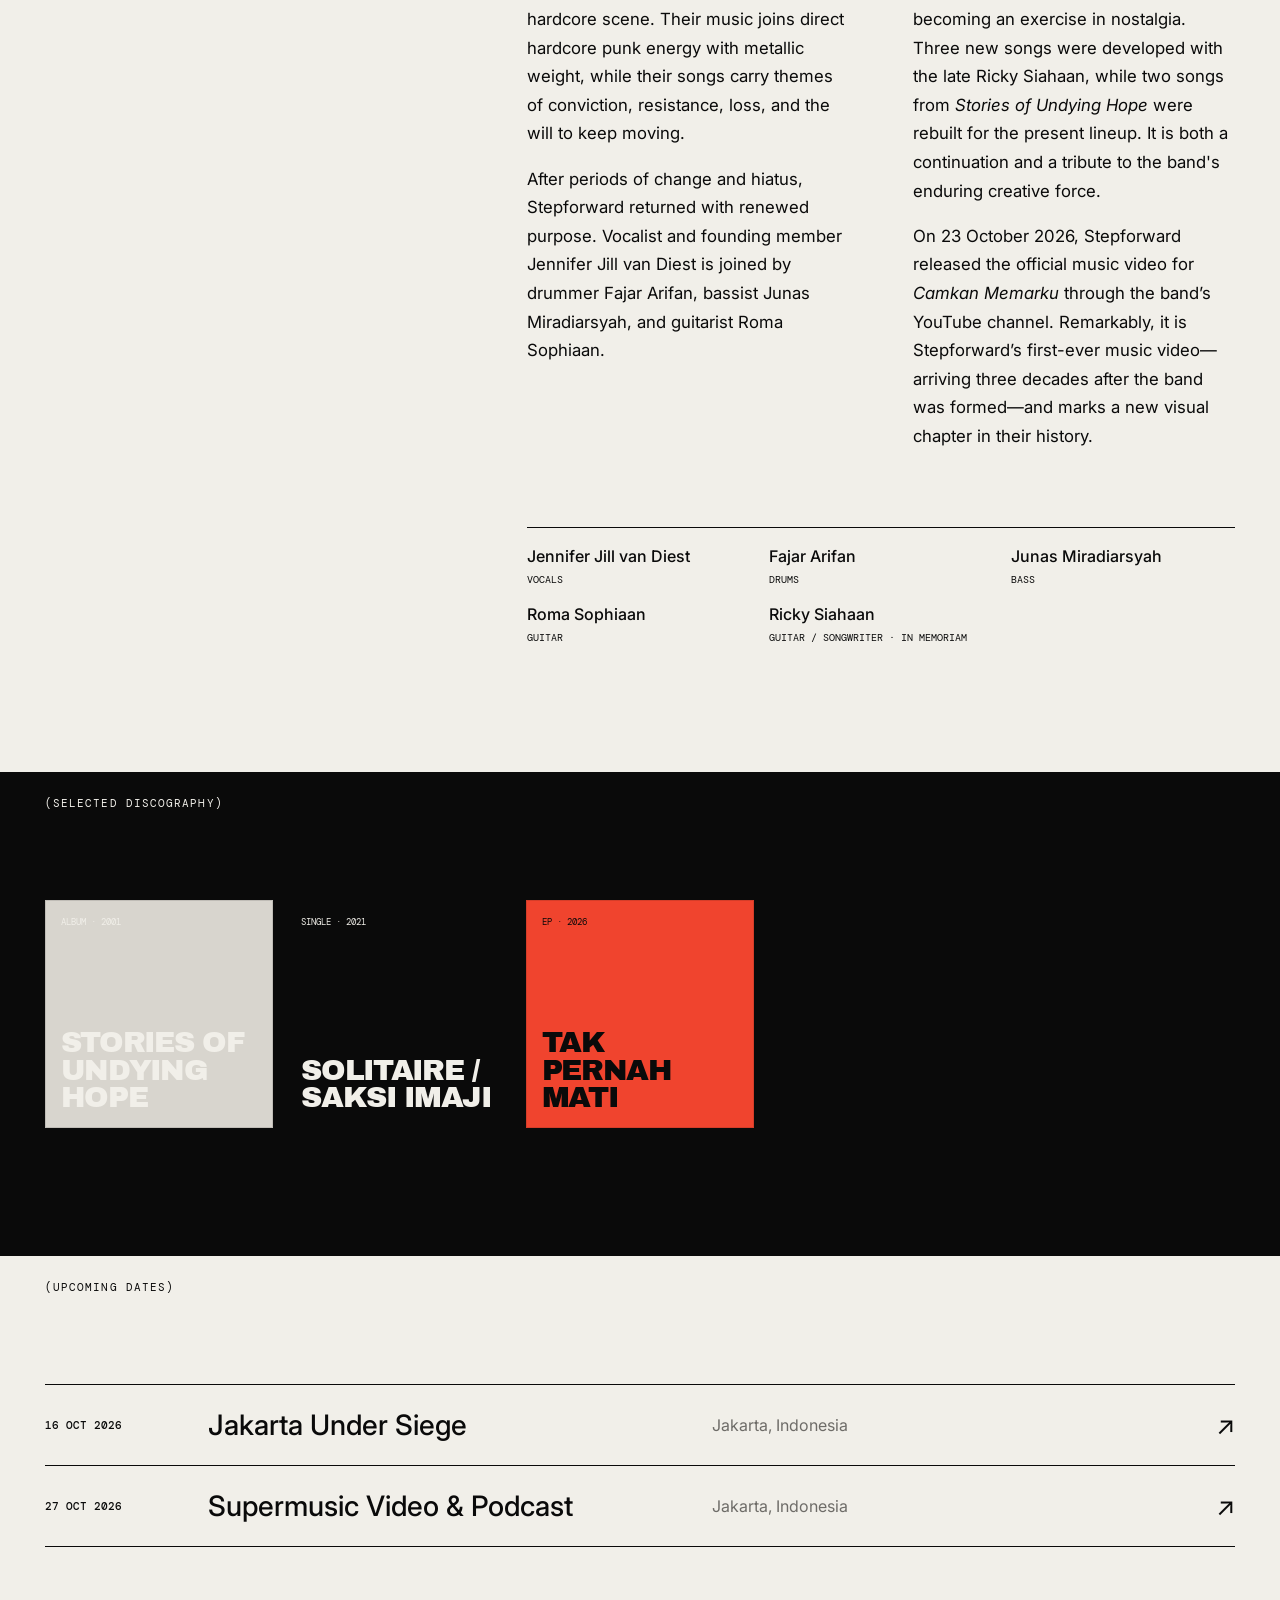
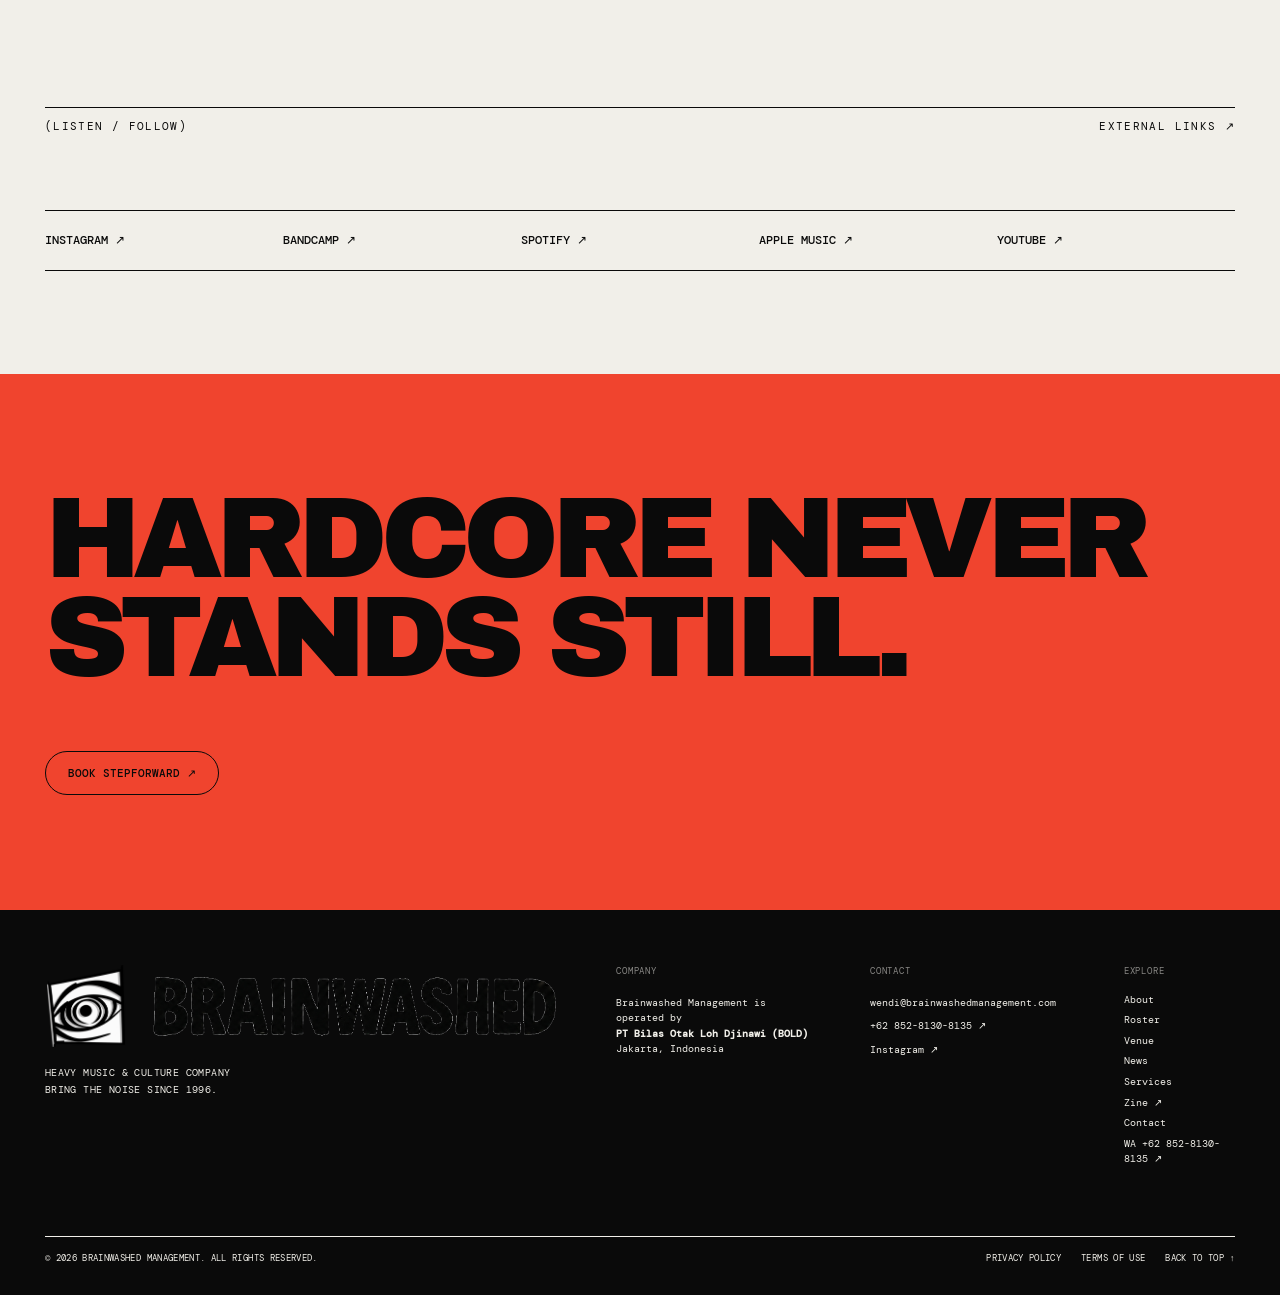
<file: artists/stepforward.html>
<!doctype html><html lang="en"><head><link rel="icon" type="image/png" sizes="512x512" href="/brainwashed_favicon_2.png"><link rel="shortcut icon" href="/brainwashed_favicon_2.png"><link rel="apple-touch-icon" href="/brainwashed_favicon_2.png"><meta charset="UTF-8"><meta name="viewport" content="width=device-width,initial-scale=1"><meta name="theme-color" content="#f1efe9"><meta name="description" content="Stepforward — artist profile, biography, discography and tour dates."><title>Stepforward — Brainwashed Management</title><link rel="preconnect" href="https://fonts.googleapis.com"><link rel="preconnect" href="https://fonts.gstatic.com" crossorigin><link href="https://fonts.googleapis.com/css2?family=Archivo+Black&family=DM+Mono:wght@300;400;500&family=Inter:wght@400;500;600&display=swap" rel="stylesheet"><link rel="stylesheet" href="../styles.css"><link rel="stylesheet" href="../artist.css"></head>
<body class="artist-page">
<header class="site-header"><a class="brand" href="../index.html" aria-label="Brainwashed home"><img class="brand-eye" src="../brainwashed-eye.png" alt=""><img class="brand-wordmark" src="../brainwashed-logo.png" alt="Brainwashed"></a><button class="menu-toggle" type="button" aria-expanded="false" aria-controls="main-nav"><span>Menu</span><i></i></button><nav id="main-nav"><a href="#bio">Bio</a><a href="#music">Music</a><a href="#dates">Dates</a><a href="../venue.html">Venue</a><a href="../news.html">News</a><a href="https://brainwashedzine.substack.com/" target="_blank" rel="noopener">Zine ↗</a><a href="#links">Links</a></nav><a class="talk-button" href="https://form.jotform.com/262524126290048" target="_blank" rel="noopener">Book Stepforward ↗</a></header>
<main><section class="artist-hero"><div class="artist-kicker"><span>Brainwashed artist / 02</span><span>Jakarta · Est. 1995</span></div><h1 class="artist-name long reveal">Stepforward</h1><div class="artist-hero-image reveal"><img src="../stepforward-2026.jpeg" alt="Stepforward band portrait, 2026"></div></section>
<section class="artist-intro" id="bio"><p class="artist-lead reveal">Three decades in. The spirit remains <em>undivided.</em></p><div class="bio-grid reveal"><h2>(Biography)</h2><div><div class="bio-copy"><p>Formed in Jakarta on 25 November 1995, Stepforward emerged as one of the formative voices of Indonesia's hardcore scene. Their music joins direct hardcore punk energy with metallic weight, while their songs carry themes of conviction, resistance, loss, and the will to keep moving.</p><p>After periods of change and hiatus, Stepforward returned with renewed purpose. Vocalist and founding member Jennifer Jill van Diest is joined by drummer Fajar Arifan, bassist Junas Miradiarsyah, and guitarist Roma Sophiaan.</p><p>Released on 30 August 2026, the five-song EP <em>Tak Pernah Mati</em> celebrates three decades of the band without becoming an exercise in nostalgia. Three new songs were developed with the late Ricky Siahaan, while two songs from <em>Stories of Undying Hope</em> were rebuilt for the present lineup. It is both a continuation and a tribute to the band's enduring creative force.</p><p>On 23 October 2026, Stepforward released the official music video for <em>Camkan Memarku</em> through the band’s YouTube channel. Remarkably, it is Stepforward’s first-ever music video—arriving three decades after the band was formed—and marks a new visual chapter in their history.</p></div><div class="members"><div><strong>Jennifer Jill van Diest</strong>Vocals</div><div><strong>Fajar Arifan</strong>Drums</div><div><strong>Junas Miradiarsyah</strong>Bass</div><div><strong>Roma Sophiaan</strong>Guitar</div><div><strong>Ricky Siahaan</strong>Guitar / songwriter · in memoriam</div></div></div></div></section>
<section class="artist-section panel-dark" id="music"><h2>(Selected discography)</h2><div class="discography reveal"><a class="release" href="https://stepforward95.bandcamp.com/" target="_blank" rel="noopener"><span>Album · 2001</span><h3>Stories of Undying Hope</h3></a><a class="release" href="https://music.apple.com/id/artist/stepforward/1550843854" target="_blank" rel="noopener"><span>Single · 2021</span><h3>Solitaire / Saksi Imaji</h3></a><a class="release latest" href="https://stepforward95.bandcamp.com/" target="_blank" rel="noopener"><span>EP · 2026</span><h3>Tak Pernah Mati</h3></a></div></section>
<section class="artist-section" id="dates"><h2>(Upcoming dates)</h2><div class="tour-list reveal"><div class="tour-row"><time datetime="2026-10-16">16 Oct 2026</time><h3>Jakarta Under Siege</h3><p>Jakarta, Indonesia</p><span>↗</span></div><div class="tour-row"><time datetime="2026-10-27">27 Oct 2026</time><h3>Supermusic Video &amp; Podcast</h3><p>Jakarta, Indonesia</p><span>↗</span></div></div></section>
<section class="links-panel" id="links"><h2 class="section-label"><span>(Listen / Follow)</span><span>External links ↗</span></h2><div class="artist-links reveal"><a href="https://www.instagram.com/stepforward.jkt/" target="_blank" rel="noopener">Instagram ↗</a><a href="https://stepforward95.bandcamp.com/" target="_blank" rel="noopener">Bandcamp ↗</a><a href="https://open.spotify.com/track/0ITKIPHp9joqSh1FeeW870" target="_blank" rel="noopener">Spotify ↗</a><a href="https://music.apple.com/id/artist/stepforward/1550843854" target="_blank" rel="noopener">Apple Music ↗</a><a href="https://www.youtube.com/@STEPFORWARD_JKT" target="_blank" rel="noopener">YouTube ↗</a></div></section>
<section class="booking-band"><p>Hardcore never<br>stands still.</p><a href="https://form.jotform.com/262524126290048" target="_blank" rel="noopener">Book Stepforward ↗</a></section></main><footer class="corporate-footer standalone-footer"><div class="footer-identity"><div class="footer-brand"><img class="footer-eye" src="../brainwashed-eye.png" alt=""><img class="footer-wordmark" src="../brainwashed-logo.png" alt="Brainwashed"></div><p>Heavy Music &amp; Culture Company<br>Bring the Noise Since 1996.</p></div><div class="footer-column"><span>Company</span><p>Brainwashed Management is operated by<br><strong>PT Bilas Otak Loh Djinawi (BOLD)</strong><br>Jakarta, Indonesia</p></div><div class="footer-column"><span>Contact</span><a href="mailto:wendi@brainwashedmanagement.com">wendi@brainwashedmanagement.com</a><a href="https://wa.me/6285281308135" target="_blank" rel="noopener">+62 852-8130-8135 ↗</a><a href="https://www.instagram.com/brainwashedmanagement/" target="_blank" rel="noopener">Instagram ↗</a></div><div class="footer-column footer-navigation"><span>Explore</span><a href="../about.html">About</a><a href="../index.html#artists">Roster</a><a href="../venue.html">Venue</a><a href="../news.html">News</a><a href="../index.html#services">Services</a><a href="https://brainwashedzine.substack.com/" target="_blank" rel="noopener">Zine ↗</a><a href="../index.html#contact">Contact</a><a href="https://wa.me/6285281308135" target="_blank" rel="noopener">WA +62 852-8130-8135 ↗</a></div><div class="footer-bottom"><p>© <span id="year">2026</span> Brainwashed Management. All rights reserved.</p><div><a href="../privacy.html">Privacy Policy</a><a href="../terms.html">Terms of Use</a><a href="#top">Back to top ↑</a></div></div></footer><script src="../site.js"></script></body></html>
</file>
<file: styles.css>
:root{--ink:#0a0a0a;--paper:#f1efe9;--red:#f0442e;--muted:#96938d;--line:rgba(10,10,10,.18);--mono:"DM Mono",monospace;--sans:Inter,Arial,sans-serif;--display:"Archivo Black",Impact,sans-serif}
*{box-sizing:border-box}
html{scroll-behavior:smooth}
body{margin:0;background:var(--paper);color:var(--ink);font-family:var(--sans);overflow-x:hidden}
body:after{content:"";position:fixed;inset:0;pointer-events:none;z-index:100;opacity:.055;background-image:url("data:image/svg+xml,%3Csvg viewBox='0 0 180 180' xmlns='http://www.w3.org/2000/svg'%3E%3Cfilter id='n'%3E%3CfeTurbulence type='fractalNoise' baseFrequency='.9' numOctaves='3' stitchTiles='stitch'/%3E%3C/filter%3E%3Crect width='100%25' height='100%25' filter='url(%23n)' opacity='.7'/%3E%3C/svg%3E")}
a{color:inherit;text-decoration:none}
img{display:block;width:100%}
.panel-light{background:var(--paper);color:var(--ink)}
.panel-dark{background:var(--ink);color:var(--paper)}
.panel-red{background:var(--red);color:var(--ink)}
.site-header{position:fixed;top:0;left:0;right:0;height:72px;padding:0 3.5vw;display:grid;grid-template-columns:1fr auto 1fr;align-items:center;border-bottom:1px solid currentColor;z-index:50;mix-blend-mode:difference;color:white}
.brand{width:202px;background:transparent;padding:0;display:flex;align-items:center;gap:9px}
.brand img{filter:invert(1)}
.brand-eye{width:34px;height:34px;object-fit:cover;flex:0 0 34px}
.brand-wordmark{width:159px;height:auto}
.site-header nav{display:flex;gap:36px;font:500 .68rem var(--mono);letter-spacing:.08em;text-transform:uppercase}
.site-header nav a,.talk-button{transition:opacity .2s}
.site-header nav a:hover,.talk-button:hover{opacity:.5}
.talk-button{justify-self:end;border:1px solid;border-radius:99px;padding:10px 17px;font:500 .68rem var(--mono);letter-spacing:.07em;text-transform:uppercase}
.menu-toggle{display:none}
.hero{min-height:100svh;padding:110px 3.5vw 24px;display:flex;flex-direction:column;justify-content:flex-end;position:relative}
.eyebrow,.section-label{font:400 .66rem var(--mono);letter-spacing:.13em;text-transform:uppercase}
.eyebrow{position:absolute;top:112px}
.hero-title{font:400 clamp(5rem,15.1vw,14rem)/.72 var(--display);letter-spacing:-.082em;text-transform:uppercase;margin:0 0 7vh}
.hero-title.hero-title-long{font-size:clamp(4rem,10.4vw,10rem);line-height:.78}
.hero-title .line{display:block}
.hero-title .line:nth-child(2){text-align:right}
.hero-title .outline{color:var(--red)}
.hero-meta{display:grid;grid-template-columns:repeat(3,1fr);gap:20px;margin:0;border-top:1px solid;padding-top:13px;width:75%;margin-left:25%}
.hero-meta div{display:flex;gap:25px}
.hero-meta dt{font:400 .58rem var(--mono);text-transform:uppercase;color:var(--muted)}
.hero-meta dd{font:400 .66rem var(--mono);text-transform:uppercase;margin:0}
.scroll-cue{position:absolute;bottom:25px;left:3.5vw;font:400 .6rem var(--mono);text-transform:uppercase}
.section-label{display:flex;justify-content:space-between;border-top:1px solid;padding-top:12px}
.moments{padding:24px 3.5vw 9vw}
.moments-heading{display:grid;grid-template-columns:2fr 1fr;align-items:end;gap:7vw;margin:9vw 0 7vw}
.moments-heading p{margin:0;font:400 clamp(2.8rem,6.7vw,7.2rem)/.88 var(--display);letter-spacing:-.06em;text-transform:uppercase}
.moments-heading span{justify-self:end;font:400 .65rem/1.6 var(--mono);letter-spacing:.1em;text-align:right;text-transform:uppercase;color:var(--muted)}
.moments-roster{display:grid;grid-template-columns:repeat(3,minmax(0,1fr));gap:clamp(28px,3vw,55px)}
.moment-artist{min-width:0;border-top:1px solid rgba(241,239,233,.35);padding-top:12px}
.moment-artist-image{display:flex;align-items:center;justify-content:center;aspect-ratio:4/3;overflow:hidden;background:#111}
.moment-artist-image img{width:100%;height:100%;object-fit:contain;filter:grayscale(1);transition:filter .4s ease,transform .4s ease}
.moment-artist-image:hover img{filter:grayscale(0);transform:scale(.985)}
.moment-artist-head{padding:14px 0 22px;border-bottom:1px solid rgba(241,239,233,.35)}
.moment-artist-head>span,.moment-dates h3{font:400 .56rem/1.4 var(--mono);letter-spacing:.06em;text-transform:uppercase;color:var(--muted)}
.moment-artist-head h2{margin:8px 0 0;font:400 clamp(2rem,3.2vw,3.8rem)/.9 var(--display);letter-spacing:-.055em;text-transform:uppercase}
.moment-dates h3{margin:16px 0 12px}
.moment-date{display:grid;grid-template-columns:auto 1fr;gap:4px 14px;padding:12px 0;border-top:1px solid rgba(241,239,233,.18)}
.moment-date time{grid-row:1/3;font:400 .56rem/1.45 var(--mono);color:var(--red);text-transform:uppercase;white-space:nowrap}
.moment-date strong{font:500 .74rem/1.35 var(--sans);text-transform:uppercase}
.moment-date span{font:400 .56rem/1.4 var(--mono);color:var(--muted);text-transform:uppercase}
.archive-intro{display:grid;grid-template-columns:2fr 1fr;align-items:end;gap:7vw;margin:9vw 0 8vw}
.archive-intro p{margin:0;font:400 clamp(2.8rem,6.7vw,7.2rem)/.88 var(--display);letter-spacing:-.06em;text-transform:uppercase}
.archive-intro span{justify-self:end;font:400 .65rem/1.6 var(--mono);letter-spacing:.1em;text-align:right;text-transform:uppercase;color:var(--muted)}
.archive-grid{display:grid;grid-template-columns:repeat(12,minmax(0,1fr));gap:clamp(30px,5vw,86px) 2.2vw;align-items:start}
.archive-card{grid-column:span 5;margin:0}
.archive-card.wide{grid-column:span 7}
.archive-card.portrait{grid-column:span 4}
.archive-card.third{grid-column:span 4}
.archive-card.half{grid-column:span 6}
.archive-card.full{grid-column:span 12;width:88%;justify-self:center}
.archive-card img{width:100%;height:auto;filter:grayscale(1);transition:filter .45s ease,transform .45s ease}
.archive-card.roster-moment img{aspect-ratio:4/3;object-fit:cover;object-position:center}
.archive-card:hover img{filter:grayscale(0);transform:scale(.992)}
.archive-card figcaption{display:grid;grid-template-columns:auto 1fr;gap:18px;border-top:1px solid rgba(241,239,233,.35);padding-top:9px;margin-top:10px;font:400 .56rem/1.4 var(--mono);letter-spacing:.06em;text-transform:uppercase}
.archive-card figcaption time{color:var(--red)}
.archive-card figcaption span{text-align:right}
.archive-card.portrait{margin-left:auto;margin-right:auto;width:86%}
.artist-image span{font:400 .56rem var(--mono);letter-spacing:.06em;text-transform:uppercase;margin-top:8px}
.statement{padding:24px 3.5vw 10vw}
.statement-copy{font:400 clamp(4rem,10vw,10rem)/.85 var(--display);letter-spacing:-.07em;text-transform:uppercase;max-width:1400px;margin:12vw 0 9vw}
.statement-copy em,.quote em{font-style:normal;color:var(--paper)}
.statement-grid{display:grid;grid-template-columns:1fr 1fr;column-gap:7vw;row-gap:22px;margin-left:34%;font-size:clamp(1rem,1.5vw,1.35rem);line-height:1.55}
.statement-grid p{margin:0}
.roster{padding:24px 3.5vw 10vw}
.section-title{font:400 clamp(6rem,15vw,15rem)/.8 var(--display);letter-spacing:-.08em;text-transform:uppercase;margin:10vw 0 7vw}
.artist-row{position:relative;display:grid;grid-template-columns:8% 1fr 18% 55px;gap:25px;align-items:center;border-top:1px solid;padding:24px 0;min-height:170px}
.artist-index{font:400 .65rem var(--mono)}
.artist-row h3{font:400 clamp(2.8rem,6.4vw,6.5rem)/.9 var(--display);letter-spacing:-.065em;text-transform:uppercase;margin:0}
.artist-row>p{font:400 .67rem/1.6 var(--mono);text-transform:uppercase}
.artist-row>p small{display:block;margin-top:12px;color:#777;font:400 .53rem/1.4 var(--mono);letter-spacing:.04em}
.artist-arrow{font-size:2rem}
.artist-image{position:absolute;width:250px;height:170px;right:19%;top:50%;transform:translateY(-50%) rotate(2deg);opacity:0;transition:opacity .25s,transform .35s;z-index:4;pointer-events:none}
.artist-image img{height:100%;object-fit:cover;filter:grayscale(1)}
.artist-image.portrait img{object-position:50% 64%}
.artist-row:hover .artist-image{opacity:1;transform:translateY(-50%) rotate(-2deg)}
.services{padding:24px 3.5vw 9vw}
.services-intro{display:grid;grid-template-columns:1fr 1fr;gap:8vw;margin:10vw 0 8vw;align-items:end}
.services-intro.single{grid-template-columns:1fr}
.services-intro.single p{max-width:1250px}
.services-intro p{font:400 clamp(3rem,7vw,7rem)/.9 var(--display);letter-spacing:-.06em;text-transform:uppercase;margin:0}
.services-intro span{font-size:1.25rem;line-height:1.45;max-width:480px}
.panel-partners{background:#d9d6cf;color:var(--ink)}
.partners{padding:24px 3.5vw 9vw}
.partners-heading{display:grid;grid-template-columns:1.5fr 1fr;align-items:end;gap:7vw;margin:8vw 0 5vw}
.partners-heading h2{margin:0;font:400 clamp(4rem,10vw,11rem)/.8 var(--display);letter-spacing:-.07em;text-transform:uppercase}
.partners-heading p{max-width:450px;margin:0 0 10px;font-size:clamp(1rem,1.5vw,1.3rem);line-height:1.5}
.partner-grid{display:grid;grid-template-columns:repeat(4,minmax(0,1fr));gap:1px;background:rgba(10,10,10,.4);border:1px solid rgba(10,10,10,.4)}
.partner-card{position:relative;display:flex;align-items:center;justify-content:center;min-width:0;height:clamp(165px,15vw,230px);margin:0;padding:30px 24px 48px;background:var(--paper);overflow:hidden}
.partner-card img{display:block;max-width:82%;max-height:92px;width:auto;height:auto;object-fit:contain;filter:grayscale(1);opacity:.78;transition:filter .3s ease,opacity .3s ease,transform .35s ease}
.partner-card-square img{max-height:112px;max-width:62%}
.partner-card figcaption{position:absolute;left:16px;bottom:14px;font:400 .5rem/1.3 var(--mono);letter-spacing:.06em;text-transform:uppercase;color:rgba(10,10,10,.55)}
.partner-card:hover img{filter:none;opacity:1;transform:scale(1.035)}
@media(max-width:1000px){.partner-grid{grid-template-columns:repeat(3,minmax(0,1fr))}}
.service-list{display:grid;grid-template-columns:repeat(2,1fr)}
.service-list article{min-height:380px;border-top:1px solid rgba(241,239,233,.35);padding:20px 8% 35px 0;display:grid;grid-template-columns:60px 1fr}
.service-list article:nth-child(odd){border-right:1px solid rgba(241,239,233,.35)}
.service-list article:nth-child(even){padding-left:8%}
.service-list article>span{font:400 .65rem var(--mono)}
.service-list h3{font:400 clamp(2rem,4vw,4rem)/.92 var(--display);letter-spacing:-.05em;text-transform:uppercase;margin:30px 0;grid-column:2}
.service-list p{grid-column:2;font-size:.95rem;line-height:1.6;color:#9d9a94;max-width:390px}
.quote{padding:14vw 3.5vw 5vw}
.quote blockquote{font:400 clamp(3rem,8.4vw,8.4rem)/.91 var(--display);letter-spacing:-.065em;text-transform:uppercase;margin:0}
.quote em{color:var(--red)}
.quote>p{text-align:right;font:400 .65rem var(--mono);text-transform:uppercase;margin:7vw 0 0}
.contact{padding:24px 3.5vw 30px;min-height:100svh;display:flex;flex-direction:column}
.contact h2{font:400 clamp(4.5rem,12vw,12rem)/.78 var(--display);letter-spacing:-.08em;text-transform:uppercase;margin:10vw 0 auto}
.contact h2 span{font-size:.35em;vertical-align:top}
.contact-grid{display:grid;grid-template-columns:repeat(3,1fr);border-top:1px solid;margin-top:8vw}
.contact-grid>div{display:flex;flex-direction:column;padding:18px 0;border-bottom:1px solid}
.contact-grid span{font:400 .58rem var(--mono);text-transform:uppercase;margin-bottom:15px}
.contact-grid a{font-size:clamp(1rem,2vw,1.5rem);overflow-wrap:anywhere}
.contact-grid a:hover{text-decoration:underline}
footer{display:flex;justify-content:space-between;align-items:end;margin-top:9vw}
.footer-brand{display:flex;align-items:center;gap:18px;width:min(520px,54vw)}
.footer-brand .footer-eye{width:82px;height:82px;object-fit:cover;flex:0 0 82px}
.footer-brand .footer-wordmark{width:min(420px,42vw);background:transparent;padding:0}
.footer-meta{text-align:right;font:400 .59rem var(--mono);text-transform:uppercase}
footer p{margin:15px 0 0}
.corporate-footer{display:grid;grid-template-columns:1.5fr 1fr 1fr .55fr;align-items:start;gap:clamp(28px,4vw,70px);width:100%;padding-top:32px;border-top:1px solid currentColor;text-transform:none}
.corporate-footer .footer-identity>p{margin:18px 0 0;font:400 .62rem/1.65 var(--mono);letter-spacing:.04em;text-transform:uppercase}
.corporate-footer .footer-column{display:flex;flex-direction:column;align-items:flex-start;gap:8px;font:400 .63rem/1.55 var(--mono)}
.corporate-footer .footer-column>span{margin-bottom:8px;color:rgba(10,10,10,.55);font-size:.54rem;letter-spacing:.1em;text-transform:uppercase}
.panel-dark .corporate-footer .footer-column>span,.standalone-footer .footer-column>span{color:rgba(241,239,233,.55)}
.corporate-footer .footer-column p{margin:0}.corporate-footer .footer-column a{overflow-wrap:anywhere}
.corporate-footer .footer-navigation{gap:5px}
.corporate-footer .footer-bottom{grid-column:1/-1;display:flex;justify-content:space-between;gap:25px;margin-top:18px;padding-top:15px;border-top:1px solid currentColor;font:400 .55rem/1.5 var(--mono);letter-spacing:.04em;text-transform:uppercase}
.corporate-footer .footer-bottom p{margin:0}.corporate-footer .footer-bottom>div{display:flex;flex-wrap:wrap;justify-content:flex-end;gap:20px}
.standalone-footer{margin:0;padding:55px 3.5vw 30px;background:var(--ink);color:var(--paper);border-top:0}
.reveal{opacity:0;transform:translateY(35px);transition:opacity .8s cubic-bezier(.2,.7,.2,1),transform .8s cubic-bezier(.2,.7,.2,1)}
.reveal.visible{opacity:1;transform:none}
@media(max-width:760px){.site-header{height:64px;grid-template-columns:1fr auto}
.brand{width:166px;gap:7px}
.brand-eye{width:29px;height:29px;flex-basis:29px}
.brand-wordmark{width:130px}
.talk-button{display:none}
.menu-toggle{display:flex;gap:10px;align-items:center;background:transparent;border:0;color:inherit;font:500 .65rem var(--mono);text-transform:uppercase}
.menu-toggle i{display:block;width:8px;height:8px;border-radius:50%;background:currentColor}
.site-header nav{display:none;position:absolute;top:64px;left:0;right:0;background:var(--ink);color:var(--paper);padding:35px 3.5vw;flex-direction:column;gap:25px;font-size:.9rem}
.site-header nav.open{display:flex}
.hero{padding-top:90px;min-height:92svh}
.eyebrow{top:92px}
.hero-title{font-size:20vw;line-height:.79;margin-bottom:16vh}
.hero-title .line:nth-child(2){text-align:left}
.hero-meta{width:100%;margin:0;grid-template-columns:1fr 1fr}
.hero-meta div{display:block}
.hero-meta div:last-child{grid-column:span 2}
.hero-meta dt{margin-bottom:7px}
.scroll-cue{display:none}
.moments-heading{grid-template-columns:1fr;margin:20vw 0 16vw;gap:28px}
.moments-heading p{font-size:11vw}
.moments-heading span{justify-self:start;text-align:left}
.moments-roster{grid-template-columns:1fr;gap:75px}
.archive-intro{grid-template-columns:1fr;margin:20vw 0 16vw;gap:28px}
.archive-intro p{font-size:11vw}
.archive-intro span{justify-self:start;text-align:left}
.archive-grid{gap:54px 18px}
.archive-card,.archive-card.wide,.archive-card.half,.archive-card.full{grid-column:span 12}
.archive-card.portrait{grid-column:2/span 9}
.archive-card.third{grid-column:span 12}
.moment-stage{min-height:750px}
.moment-one{width:90%;height:340px;left:0}
.moment-two{width:54%;height:360px;right:0;top:300px}
.moment-copy{font-size:9.3vw;bottom:0}
.statement-copy{font-size:12vw;margin:25vw 0 20vw}
.statement-grid{grid-template-columns:1fr;margin-left:20%;gap:18px}
.section-title{font-size:19vw;margin:22vw 0 15vw}
.artist-row{grid-template-columns:30px 1fr 30px;gap:8px;min-height:130px}
.artist-row h3{font-size:10vw}
.artist-row>p{display:none}
.artist-image{display:none}
.artist-arrow{font-size:1.4rem}
.services-intro{grid-template-columns:1fr;margin:22vw 0 18vw}
.services-intro span{font-size:1rem}
.partners-heading{grid-template-columns:1fr;margin:18vw 0 12vw;gap:28px}.partners-heading p{margin:0}.partner-grid{grid-template-columns:repeat(2,minmax(0,1fr))}.partner-card{height:165px;padding:24px 16px 42px}.partner-card img{max-width:86%;max-height:74px}.partner-card-square img{max-height:88px;max-width:62%}
.service-list{grid-template-columns:1fr}
.service-list article{min-height:320px!important;border-right:0!important;padding:20px 0 30px!important}
.quote{padding-top:25vw;padding-bottom:15vw}
.contact h2{font-size:16vw;margin-top:24vw}
.contact-grid{grid-template-columns:1fr;margin-top:25vw}
footer{align-items:start;gap:35px;flex-direction:column}
.corporate-footer{display:grid;grid-template-columns:1.3fr 1fr;gap:42px 28px}.corporate-footer .footer-bottom{grid-column:1/-1}
.footer-brand{width:80%}
.footer-brand .footer-eye{width:58px;height:58px;flex-basis:58px}
.footer-brand .footer-wordmark{width:calc(100% - 74px)}
.footer-meta{text-align:left}
}
@media(prefers-reduced-motion:reduce){html{scroll-behavior:auto}
.reveal{opacity:1;transform:none;transition:none}
}
@media(max-width:480px){
html,body{width:100%;max-width:100%;overflow-x:hidden}
.site-header{height:62px;padding:0 20px}
.brand{width:158px}
.site-header nav{top:62px;padding:32px 20px;width:100vw;max-width:100%;max-height:calc(100vh - 62px);overflow-y:auto}
.hero{min-height:100svh;padding:96px 20px 28px}
.eyebrow{top:92px;max-width:75%;font-size:.56rem;line-height:1.5}
.hero-title{font-size:18.5vw;line-height:.82;letter-spacing:-.07em;margin:0 0 13vh;overflow-wrap:normal}
.hero-title.hero-title-long{font-size:14.7vw;line-height:.84}
.hero-meta{grid-template-columns:1fr 1fr;gap:17px 10px;padding-top:12px}
.hero-meta div{display:block;min-width:0}.hero-meta div:last-child{grid-column:1/-1}
.hero-meta dd{font-size:.59rem;overflow-wrap:anywhere}.hero-meta dt{font-size:.52rem}
.section-label{gap:18px;align-items:flex-start;font-size:.56rem;line-height:1.45}.section-label span:last-child{text-align:right}
.moments,.statement,.roster,.services,.partners,.contact{padding-left:20px;padding-right:20px}
.moments-heading{margin:82px 0 70px}.moments-heading p{font-size:10.8vw;line-height:.9}
.moments-roster{display:flex;flex-direction:column;gap:70px}
.moment-artist-image{aspect-ratio:auto}.moment-artist-image img{height:auto;object-fit:contain}
.moment-artist-head h2{font-size:12vw}
.moment-date{grid-template-columns:1fr;gap:4px}.moment-date time{grid-row:auto}
.archive-intro{margin:82px 0 70px}.archive-intro p{font-size:10.8vw;line-height:.9}
.archive-grid{display:flex;flex-direction:column;gap:52px}
.archive-card,.archive-card.wide,.archive-card.portrait,.archive-card.third,.archive-card.half,.archive-card.full{width:100%;margin:0}
.archive-card.portrait{width:82%;align-self:flex-end}
.archive-card.roster-moment img{aspect-ratio:auto;object-fit:contain}
.archive-card figcaption{font-size:.52rem;gap:10px}
.moment-stage{min-height:0;margin-top:55px;display:flex;flex-direction:column;gap:22px}
.moment{position:relative!important;inset:auto!important;width:100%!important;height:auto!important}
.moment img{height:auto;aspect-ratio:auto;object-fit:contain}.moment-two{width:76%!important;align-self:flex-end}
.moment-copy{position:relative;inset:auto;font-size:9vw;margin:25px 0 70px}
.statement-copy{font-size:11vw;line-height:.9;margin:90px 0 70px}
.statement-grid{margin-left:0;gap:24px;font-size:.98rem}
.section-title{font-size:17.5vw;line-height:.84;margin:85px 0 55px}
.artist-row{grid-template-columns:25px minmax(0,1fr) 24px;min-height:105px;padding:20px 0}
.artist-row h3{font-size:9.5vw;line-height:.92;overflow-wrap:anywhere}.artist-index{font-size:.57rem}.artist-arrow{font-size:1.2rem}
.services-intro{margin:85px 0 65px}.services-intro p{font-size:10.5vw}.services-intro span{font-size:.95rem}
.service-list article{min-height:auto!important;grid-template-columns:40px minmax(0,1fr);padding:22px 0 45px!important}
.service-list h3{font-size:9vw;margin:25px 0}.service-list p{font-size:.9rem}
.partners{padding-top:75px;padding-bottom:75px}.partners-heading{margin:80px 0 55px}.partners-heading h2{font-size:15vw;line-height:.82}.partners-heading p{font-size:.94rem}.partner-card{height:140px;padding:20px 12px 38px}.partner-card img{max-width:88%;max-height:62px;filter:none;opacity:1}.partner-card-square img{max-width:58%;max-height:72px}.partner-card figcaption{left:10px;bottom:10px;font-size:.43rem}
.quote{padding:90px 20px 65px}.quote blockquote{font-size:10.2vw;line-height:.94}.quote>p{text-align:left;margin-top:45px}
.contact{padding-top:75px;padding-bottom:25px;min-height:100svh}.contact h2{font-size:15vw;line-height:.84;margin:80px 0 60px}
.contact-grid{margin-top:0}.contact-grid a{font-size:.94rem;line-height:1.4;word-break:break-word}
footer{width:100%;gap:28px;padding-top:55px}.footer-brand{width:min(340px,100%)}.footer-brand .footer-eye{width:54px;height:54px;flex-basis:54px}.footer-brand .footer-wordmark{width:min(270px,calc(100% - 70px))}.footer-meta{max-width:100%;line-height:1.45}
.corporate-footer{display:flex;flex-direction:column;padding-top:38px;gap:34px}.corporate-footer.standalone-footer{padding:45px 20px 25px}.corporate-footer .footer-column{width:100%}.corporate-footer .footer-bottom{display:flex;flex-direction:column;width:100%;margin-top:5px}.corporate-footer .footer-bottom>div{justify-content:flex-start;gap:14px 18px}
}
</file>
<file: about.css>
.about-page{background:var(--paper)}
.about-hero{min-height:100svh;padding:112px 3.5vw 6vw;display:flex;flex-direction:column;justify-content:flex-end}
.about-meta,.about-label{display:flex;justify-content:space-between;border-top:1px solid;padding-top:12px;font:400 .65rem var(--mono);letter-spacing:.12em;text-transform:uppercase}
.about-hero h1{font:400 clamp(4.5rem,12.8vw,12.5rem)/.77 var(--display);letter-spacing:-.08em;text-transform:uppercase;margin:7vh 0}
.about-hero h1 em{font-style:normal;color:var(--red)}
.about-opening{font-size:clamp(1.35rem,2.5vw,2.35rem);line-height:1.38;max-width:1050px;margin:0 0 0 25%}
.origin{padding:24px 3.5vw 10vw}
.origin-statement{font:400 clamp(3.5rem,8vw,8rem)/.9 var(--display);letter-spacing:-.06em;text-transform:uppercase;margin:12vw 0 8vw}
.story-copy{display:grid;grid-template-columns:1fr 1fr;margin-left:48%;font-size:1.15rem;line-height:1.7}
.timeline{padding:24px 3.5vw 10vw}
.timeline-entry{display:grid;grid-template-columns:18% 1fr;border-top:1px solid;padding:35px 0 70px}
.timeline-entry:first-of-type{margin-top:9vw}
.timeline-entry time{font:500 .72rem var(--mono);letter-spacing:.08em;text-transform:uppercase}
.timeline-entry h2{font:400 clamp(2.5rem,6vw,6rem)/.92 var(--display);letter-spacing:-.055em;text-transform:uppercase;margin:0 0 35px}
.timeline-entry p{font-size:1.05rem;line-height:1.7;max-width:820px;margin:0 0 18px}
.principle{padding:24px 3.5vw 10vw}
.principle-lead{font:400 clamp(3.8rem,9.5vw,9.5rem)/.86 var(--display);letter-spacing:-.07em;text-transform:uppercase;margin:12vw 0 8vw}
.principle-copy{display:grid;grid-template-columns:1fr 1fr;gap:7vw;margin-left:30%;font-size:1.1rem;line-height:1.7}
.about-closing{padding:24px 3.5vw 35px;min-height:100svh;display:flex;flex-direction:column}
.about-closing blockquote{font:400 clamp(2.8rem,6.3vw,6.4rem)/.94 var(--display);letter-spacing:-.055em;text-transform:uppercase;margin:10vw 0 7vw}
.about-closing blockquote em{font-style:normal;color:var(--red)}
.about-cta{align-self:flex-start;border:1px solid;border-radius:99px;padding:14px 22px;font:500 .7rem var(--mono);letter-spacing:.05em;text-transform:uppercase}
.about-cta:hover{background:var(--red)}
.about-closing footer{margin-top:auto}
@media(max-width:760px){.about-hero{padding-top:90px;padding-bottom:18vw}.about-hero h1{font-size:17vw;margin:15vh 0 12vw}.about-opening{margin-left:0;font-size:1.2rem}.origin,.timeline,.principle{padding-bottom:20vw}.origin-statement{font-size:10vw;margin:24vw 0 18vw}.story-copy{grid-template-columns:1fr;margin-left:18%;font-size:1rem}.timeline-entry{grid-template-columns:1fr;padding:25px 0 55px}.timeline-entry:first-of-type{margin-top:18vw}.timeline-entry time{margin-bottom:30px}.timeline-entry h2{font-size:10vw}.principle-lead{font-size:11vw;margin:24vw 0 18vw}.principle-copy{grid-template-columns:1fr;margin-left:12%;gap:20px;font-size:1rem}.about-closing{padding-bottom:28px}.about-closing blockquote{font-size:9.5vw;margin:25vw 0 16vw}.about-cta{margin-bottom:24vw}}
@media(max-width:480px){
.about-hero,.origin,.timeline,.principle,.about-closing{padding-left:20px;padding-right:20px}
.about-hero{min-height:auto;padding-top:92px;padding-bottom:80px}.about-meta,.about-label{gap:15px;font-size:.54rem;line-height:1.45}.about-meta span:last-child,.about-label span:last-child{text-align:right}
.about-hero h1{font-size:15.2vw;line-height:.82;letter-spacing:-.065em;margin:80px 0 55px}.about-opening{font-size:1.08rem;line-height:1.55}
.origin{padding-top:22px;padding-bottom:85px}.origin-statement{font-size:9.4vw;line-height:.94;margin:85px 0 65px}.story-copy{margin-left:0;font-size:.97rem}
.timeline{padding-top:22px;padding-bottom:80px}.timeline-entry:first-of-type{margin-top:70px}.timeline-entry{padding:24px 0 48px}.timeline-entry time{font-size:.62rem;margin-bottom:24px}.timeline-entry h2{font-size:9.5vw;line-height:.94;margin-bottom:28px}.timeline-entry p{font-size:.96rem;line-height:1.65}
.principle{padding-top:22px;padding-bottom:85px}.principle-lead{font-size:9.8vw;line-height:.92;margin:85px 0 65px}.principle-copy{margin-left:0;font-size:.97rem}
.about-closing{min-height:auto;padding-top:22px;padding-bottom:26px}.about-closing blockquote{font-size:8.8vw;line-height:.98;margin:80px 0 55px}.about-cta{margin-bottom:75px}.about-closing footer{margin-top:0}
}
</file>
<file: news.css>
.news-page{background:var(--paper)}
.news-hero{min-height:72svh;padding:120px 3.5vw 7vw;display:flex;flex-direction:column;justify-content:flex-end}
.news-meta{display:flex;justify-content:space-between;border-top:1px solid;padding-top:12px;font:400 .62rem var(--mono);letter-spacing:.1em;text-transform:uppercase}
.news-hero h1{margin:7vw 0 2vw;font:400 clamp(6rem,18vw,18rem)/.75 var(--display);letter-spacing:-.08em;text-transform:uppercase}
.news-hero>p{margin:0 0 0 50%;max-width:570px;font-size:clamp(1.15rem,1.9vw,1.75rem);line-height:1.35}
.news-feed{padding:28px 3.5vw 10vw;min-height:55vh}
.news-toolbar{display:flex;justify-content:space-between;gap:25px;border-top:1px solid;padding-top:13px;margin-bottom:6vw}
.news-filters,.language-switch{display:flex;flex-wrap:wrap;gap:9px}
.news-toolbar button{appearance:none;border:1px solid rgba(241,239,233,.4);border-radius:100px;background:transparent;color:var(--paper);padding:8px 13px;font:500 .58rem var(--mono);letter-spacing:.06em;text-transform:uppercase;cursor:pointer}
.news-toolbar button.active,.news-toolbar button:hover{background:var(--red);border-color:var(--red)}
.featured-news{display:grid;grid-template-columns:1.35fr 1fr;gap:3.5vw;padding-bottom:6vw;margin-bottom:5vw;border-bottom:1px solid rgba(241,239,233,.28)}
.featured-news img{width:100%;aspect-ratio:16/10;object-fit:cover;filter:grayscale(1)}
.news-card-copy{display:flex;flex-direction:column;align-items:flex-start}
.news-card-meta{font:400 .58rem/1.4 var(--mono);letter-spacing:.07em;text-transform:uppercase;color:var(--red)}
.featured-news h2{margin:22px 0;font:400 clamp(2.6rem,5vw,6rem)/.9 var(--display);letter-spacing:-.055em;text-transform:uppercase}
.featured-news p,.news-card p{font-size:.9rem;line-height:1.55;color:#c7c3bb}
.news-read{margin-top:auto;border-bottom:1px solid;font:500 .65rem var(--mono);letter-spacing:.05em;text-transform:uppercase}
.news-grid{display:grid;grid-template-columns:repeat(3,minmax(0,1fr));gap:5vw 2vw}
.news-card{border-top:1px solid rgba(241,239,233,.35);padding-top:10px}
.news-card img{width:100%;aspect-ratio:4/3;object-fit:cover;filter:grayscale(1);transition:filter .3s}
.news-card:hover img{filter:grayscale(0)}
.news-card h2{margin:14px 0 9px;font:400 clamp(1.55rem,2.6vw,3rem)/.93 var(--display);letter-spacing:-.04em;text-transform:uppercase}
.news-card p{margin:0 0 25px}
.news-empty{font:400 clamp(2rem,5vw,5rem)/.95 var(--display);letter-spacing:-.05em;text-transform:uppercase;margin:10vw 0}
.article-loading{padding:150px 3.5vw;font:400 1rem var(--mono);text-transform:uppercase}
.article-hero{padding:130px 3.5vw 5vw}
.article-kicker{display:flex;justify-content:space-between;border-top:1px solid;padding-top:12px;font:400 .62rem var(--mono);letter-spacing:.08em;text-transform:uppercase}
.article-lang{display:flex;gap:8px}.article-lang button{appearance:none;border:1px solid;padding:6px 10px;background:transparent;font:500 .58rem var(--mono);cursor:pointer}.article-lang button.active{color:var(--paper);background:var(--ink)}
.article-hero h1{max-width:1400px;margin:7vw 0 4vw;font:400 clamp(3.7rem,9vw,10rem)/.86 var(--display);letter-spacing:-.065em;text-transform:uppercase}
.article-deck{max-width:760px;margin:0 0 5vw 35%;font-size:clamp(1.15rem,2vw,1.8rem);line-height:1.4}
.article-image{margin:0}.article-image img{display:block;width:100%;max-height:82vh;object-fit:contain;background:#0b0b0b}.article-image figcaption{padding-top:9px;text-align:right;font:400 .55rem var(--mono);text-transform:uppercase;color:var(--muted)}
.article-body{padding:7vw 3.5vw 10vw}.article-prose{max-width:760px;margin:auto;font-size:clamp(1.05rem,1.5vw,1.3rem);line-height:1.72}.article-prose h2,.article-prose h3{font-family:var(--display);line-height:1;text-transform:uppercase;margin:2.5em 0 .7em}.article-prose img{max-width:100%}.article-prose a{text-decoration:underline;text-decoration-color:var(--red);text-underline-offset:3px}.article-prose blockquote{margin:2em 0;padding-left:22px;border-left:4px solid var(--red);font-size:1.25em}.article-related{display:inline-block;margin-top:45px;padding:13px 18px;background:var(--red);color:var(--paper);font:500 .64rem var(--mono);text-transform:uppercase}.article-back{display:block;margin-top:8vw;border-top:1px solid;padding-top:15px;font:500 .64rem var(--mono);text-transform:uppercase}
@media(max-width:760px){.news-hero{min-height:62svh;padding-top:100px}.news-hero h1{font-size:24vw;margin:18vw 0 8vw}.news-hero>p{margin-left:20%;}.news-toolbar{flex-direction:column;margin-bottom:70px}.featured-news{grid-template-columns:1fr;gap:28px;padding-bottom:65px}.news-grid{grid-template-columns:1fr;gap:65px}.article-hero{padding-top:105px}.article-kicker{gap:20px}.article-hero h1{font-size:12vw;margin:70px 0 35px}.article-deck{margin-left:12%;}.article-body{padding-top:70px}}
@media(max-width:480px){.news-hero,.news-feed,.article-hero,.article-body{padding-left:20px;padding-right:20px}.news-meta{gap:20px}.news-meta span:last-child{text-align:right}.news-hero>p{margin-left:0}.news-filters{gap:7px}.news-toolbar button{padding:7px 10px}.article-kicker{align-items:flex-start;flex-direction:column}.article-deck{margin-left:0}.article-image{margin-left:-20px;margin-right:-20px}.article-prose{font-size:1rem}.news-card h2{font-size:10vw}}
</file>
<file: legal.css>
.legal-page{background:var(--paper)}
.legal-main{padding:130px 3.5vw 10vw}
.legal-header{border-top:1px solid;padding-top:12px}
.legal-header span{font:400 .6rem var(--mono);letter-spacing:.1em;text-transform:uppercase}
.legal-header h1{margin:8vw 0 3vw;font:400 clamp(4rem,11vw,12rem)/.82 var(--display);letter-spacing:-.07em;text-transform:uppercase}
.legal-header p{max-width:720px;margin-left:34%;font-size:clamp(1.05rem,1.6vw,1.4rem);line-height:1.55}
.legal-content{max-width:820px;margin:8vw auto 0;font-size:1rem;line-height:1.75}
.legal-content h2{margin:3em 0 .75em;font:400 clamp(1.7rem,3vw,3rem)/1 var(--display);letter-spacing:-.035em;text-transform:uppercase}
.legal-content a{text-decoration:underline;text-decoration-color:var(--red);text-underline-offset:3px}
.legal-content ul{padding-left:22px}
.legal-updated{font:400 .58rem var(--mono);letter-spacing:.06em;text-transform:uppercase;color:var(--muted)}
@media(max-width:760px){.legal-main{padding-top:105px}.legal-header h1{font-size:15vw;margin:70px 0 35px}.legal-header p{margin-left:12%}.legal-content{margin-top:80px}}
@media(max-width:480px){.legal-main{padding-left:20px;padding-right:20px}.legal-header p{margin-left:0}.legal-content{font-size:.98rem}}
</file>
<file: venue.css>
.venue-page{background:var(--paper)}
.venue-hero{min-height:86svh;padding:120px 3.5vw 6vw;display:flex;flex-direction:column;justify-content:flex-end}
.venue-kicker{display:flex;justify-content:space-between;border-top:1px solid;padding-top:12px;font:400 .62rem var(--mono);letter-spacing:.1em;text-transform:uppercase}
.venue-hero h1{margin:7vw 0 3vw;font:400 clamp(5.3rem,15vw,16rem)/.76 var(--display);letter-spacing:-.08em;text-transform:uppercase}
.venue-hero-copy{display:grid;grid-template-columns:1fr 1fr;gap:7vw;margin-left:35%;font-size:clamp(1.05rem,1.7vw,1.5rem);line-height:1.5}
.venue-hero-copy p{margin:0}
.venue-intro{padding:25px 3.5vw 7vw}.venue-intro blockquote{margin:8vw 0 0;font:400 clamp(2.8rem,7vw,7.5rem)/.87 var(--display);letter-spacing:-.06em;text-transform:uppercase}.venue-intro em{font-style:normal;color:var(--red)}
.venue-profile{padding:25px 3.5vw 9vw}
.venue-index{display:flex;justify-content:space-between;border-top:1px solid;padding-top:12px;font:400 .6rem var(--mono);letter-spacing:.1em;text-transform:uppercase}
.venue-title{display:grid;grid-template-columns:1fr 2fr;align-items:end;gap:4vw;margin:8vw 0 5vw}.venue-title h2{margin:0;font:400 clamp(3.8rem,9vw,10rem)/.82 var(--display);letter-spacing:-.065em;text-transform:uppercase}.venue-title p{max-width:650px;margin:0 0 8px;font-size:clamp(1.05rem,1.6vw,1.45rem);line-height:1.5}
.venue-gallery{display:grid;grid-template-columns:1.3fr 1fr;gap:2vw;margin-bottom:6vw}.venue-gallery figure{margin:0}.venue-gallery img{width:100%;height:100%;object-fit:cover}.venue-gallery figure:first-child img{aspect-ratio:16/10}.venue-gallery figure:last-child img{aspect-ratio:4/3}.venue-gallery figcaption{padding-top:8px;font:400 .54rem var(--mono);letter-spacing:.05em;text-transform:uppercase;color:var(--muted)}
.mbloc-gallery{display:grid;grid-template-columns:minmax(0,5fr) minmax(0,7fr);gap:2vw;align-items:start;margin-bottom:6vw}.mbloc-gallery figure{margin:0}.mbloc-gallery img{display:block;width:100%;height:auto}.mbloc-gallery figcaption{padding-top:8px;font:400 .54rem var(--mono);letter-spacing:.05em;text-transform:uppercase;color:var(--muted)}.mbloc-live-grid{display:grid;gap:2vw}.mbloc-live-pair{display:grid;grid-template-columns:1fr 1fr;gap:2vw}
.lokananta-studio-gallery{display:grid;grid-template-columns:minmax(0,7fr) minmax(0,5fr);gap:2vw;align-items:start;margin-bottom:6vw}.lokananta-studio-gallery figure{margin:0}.lokananta-studio-gallery img{display:block;width:100%;height:auto}.lokananta-studio-gallery figcaption{padding-top:8px;font:400 .54rem var(--mono);letter-spacing:.05em;text-transform:uppercase;color:#aaa}.lokananta-studio-details{display:grid;gap:2vw}
.aula-gallery{display:grid;grid-template-columns:1fr 1fr;gap:2vw;align-items:start;margin-bottom:6vw}.aula-gallery figure{margin:0}.aula-gallery img{display:block;width:100%;height:auto}.aula-gallery figcaption{padding-top:8px;font:400 .54rem var(--mono);letter-spacing:.05em;text-transform:uppercase;color:var(--muted)}
.venue-grid{display:grid;grid-template-columns:1.2fr 1fr 1fr;gap:5vw;border-top:1px solid;padding-top:25px}.venue-grid h3{margin:0 0 22px;font:400 .62rem var(--mono);letter-spacing:.1em;text-transform:uppercase;color:var(--red)}.venue-grid p,.venue-grid li{font-size:.9rem;line-height:1.65}.venue-grid ul{margin:0;padding-left:18px}.venue-grid strong{font-weight:600}
.venue-stats{display:grid;grid-template-columns:repeat(2,1fr);gap:20px 25px}.venue-stat span{display:block;font:400 clamp(1.8rem,3vw,3.5rem)/.9 var(--display);letter-spacing:-.04em}.venue-stat small{display:block;margin-top:8px;font:400 .55rem/1.4 var(--mono);letter-spacing:.06em;text-transform:uppercase;color:var(--muted)}
.venue-rate{display:flex;justify-content:space-between;gap:20px;padding:12px 0;border-top:1px solid rgba(241,239,233,.25)}.venue-rate strong{font-family:var(--mono);font-size:.72rem}.venue-rate span{font:400 .58rem var(--mono);text-transform:uppercase;color:var(--muted)}
.venue-book{display:inline-flex;margin-top:25px;padding:13px 17px;background:var(--red);color:var(--paper);font:500 .62rem var(--mono);letter-spacing:.05em;text-transform:uppercase}
.venue-profile.panel-dark .venue-gallery figcaption{color:#aaa}.venue-profile.panel-dark .venue-grid{border-color:rgba(241,239,233,.35)}
.venue-split-gallery{grid-template-columns:1fr 1fr}.venue-split-gallery img{aspect-ratio:4/3!important;object-fit:cover}.venue-split-gallery .portrait-poster{object-fit:contain;background:#111}
.venue-note{margin-top:6vw;padding-top:18px;border-top:1px solid;font:400 .58rem/1.65 var(--mono);letter-spacing:.04em;text-transform:uppercase;color:var(--muted)}
@media(max-width:760px){.venue-hero{padding-top:100px;min-height:78svh}.venue-hero h1{font-size:20vw;margin:20vw 0 10vw}.venue-hero-copy{grid-template-columns:1fr;margin-left:20%;gap:25px}.venue-title{grid-template-columns:1fr;margin:18vw 0 12vw}.venue-title h2{font-size:13vw}.venue-gallery,.venue-split-gallery{grid-template-columns:1fr;gap:35px}.mbloc-gallery,.lokananta-studio-gallery,.aula-gallery{grid-template-columns:1fr;gap:35px}.mbloc-live-grid,.mbloc-live-pair,.lokananta-studio-details{grid-template-columns:1fr;gap:35px}.venue-grid{grid-template-columns:1fr;gap:55px}.venue-stats{grid-template-columns:repeat(2,1fr)}}
@media(max-width:480px){.venue-hero,.venue-intro,.venue-profile{padding-left:20px;padding-right:20px}.venue-kicker{gap:20px}.venue-kicker span:last-child{text-align:right}.venue-hero-copy{margin-left:0}.venue-intro blockquote{font-size:10.5vw;margin-top:75px}.venue-title h2{font-size:14vw}.venue-gallery img,.venue-gallery figure:first-child img,.venue-gallery figure:last-child img,.venue-split-gallery img{height:auto;aspect-ratio:auto!important;object-fit:contain}.venue-grid{gap:48px}.venue-stats{gap:25px 15px}}
</file>
<file: artist.css>
.artist-page{background:var(--paper)}
.artist-page .site-header{mix-blend-mode:difference}
.artist-hero{min-height:100svh;padding:115px 3.5vw 30px;display:flex;flex-direction:column;justify-content:flex-end;overflow:hidden}
.artist-kicker{display:flex;justify-content:space-between;border-top:1px solid;padding-top:12px;font:400 .64rem var(--mono);letter-spacing:.1em;text-transform:uppercase}
.artist-name{font:400 clamp(5rem,15vw,14rem)/.75 var(--display);letter-spacing:-.085em;text-transform:uppercase;margin:9vh 0 4vh;position:relative;z-index:2}
.artist-name.long{font-size:clamp(4.2rem,12.5vw,12rem)}
.artist-hero-image{height:64vh;overflow:hidden;background:var(--ink)}
.artist-hero-image img{height:100%;object-fit:cover;object-position:50% 24%;filter:grayscale(1)}
.artist-hero.step .artist-hero-image{width:min(62vw,880px);height:min(76vh,900px);margin-left:auto}
.artist-hero.step .artist-hero-image img{object-position:50% 43%}
.artist-hero.negatifa .artist-hero-image img{object-position:50% 45%}
.artist-intro{padding:24px 3.5vw 10vw}
.artist-lead{font:400 clamp(2.6rem,6.5vw,6.5rem)/.94 var(--display);letter-spacing:-.055em;text-transform:uppercase;max-width:1300px;margin:10vw 0}
.artist-lead em{font-style:normal;color:var(--red)}
.bio-grid{display:grid;grid-template-columns:1fr 2fr;gap:10vw;border-top:1px solid;padding-top:20px}
.bio-grid h2,.artist-section h2{font:400 .68rem var(--mono);letter-spacing:.1em;text-transform:uppercase;margin:0}
.bio-copy{columns:2;column-gap:5vw;font-size:1.05rem;line-height:1.7}
.bio-copy p{break-inside:avoid;margin-top:0}
.members{display:grid;grid-template-columns:repeat(3,1fr);gap:18px;margin-top:6vw;border-top:1px solid;padding-top:18px}
.members div{font:400 .65rem var(--mono);text-transform:uppercase}
.members strong{display:block;font:500 1rem var(--sans);text-transform:none;margin-bottom:7px}
.artist-section{padding:24px 3.5vw 10vw}
.discography{display:grid;grid-template-columns:repeat(5,1fr);gap:12px;margin-top:7vw}
.release{aspect-ratio:1;display:flex;flex-direction:column;justify-content:space-between;padding:15px;background:#d8d5ce;border:1px solid rgba(10,10,10,.12);transition:transform .25s,background .25s}
.release:nth-child(even){background:var(--ink);color:var(--paper)}
.release.latest{background:var(--red);color:var(--ink)}
.release:hover{transform:translateY(-8px)}
.release span{font:400 .58rem var(--mono);text-transform:uppercase}
.release h3{font:400 clamp(1.3rem,2.3vw,2.5rem)/.94 var(--display);letter-spacing:-.045em;text-transform:uppercase;margin:0}
.discography-covers{align-items:start}
.discography-covers .release{aspect-ratio:auto;padding:0;background:transparent;color:var(--paper);border:0;overflow:hidden}
.discography-covers .release:nth-child(even),.discography-covers .release.latest{background:transparent;color:var(--paper)}
.discography-covers .release img{width:100%;aspect-ratio:1;object-fit:cover;display:block;transition:transform .45s ease,filter .3s ease}
.discography-covers .release:hover{transform:translateY(-8px)}
.discography-covers .release:hover img{transform:scale(1.025);filter:brightness(.9)}
.release-meta{padding:14px 2px 4px;border-top:1px solid rgba(241,239,233,.45)}
.discography-covers .release h3{font:400 clamp(1rem,1.45vw,1.55rem)/1 var(--display);margin-top:8px}
.tour-list{margin-top:7vw;border-top:1px solid}
.tour-row{display:grid;grid-template-columns:12% 1fr 1fr auto;align-items:center;gap:20px;padding:23px 0;border-bottom:1px solid}
.tour-row time{font:500 .7rem var(--mono);text-transform:uppercase}
.tour-row h3{font:500 clamp(1.2rem,2.2vw,2rem) var(--sans);margin:0}
.tour-row p{margin:0;color:#6e6c68}
.tour-row span{font-size:1.6rem}
.tour-empty{font:400 clamp(2rem,5vw,5rem)/.95 var(--display);letter-spacing:-.05em;text-transform:uppercase;padding:7vw 0;border-bottom:1px solid}
.links-panel{padding:24px 3.5vw 8vw}
.artist-links{display:grid;grid-template-columns:repeat(5,1fr);margin-top:6vw;border-top:1px solid}
.artist-links a{padding:22px 12px 22px 0;border-bottom:1px solid;font:500 .72rem var(--mono);text-transform:uppercase}
.artist-links a:hover{color:var(--red)}
.booking-band{padding:9vw 3.5vw;background:var(--red)}
.booking-band p{font:400 clamp(3.5rem,9vw,9rem)/.86 var(--display);letter-spacing:-.065em;text-transform:uppercase;margin:0}
.booking-band a{display:inline-block;margin-top:5vw;border:1px solid;border-radius:99px;padding:14px 22px;font:500 .7rem var(--mono);text-transform:uppercase}
.draft-flag{position:fixed;right:0;bottom:0;z-index:80;background:#ffdf00;color:#000;padding:9px 13px;font:500 .6rem var(--mono);letter-spacing:.08em;text-transform:uppercase}
@media(max-width:760px){.artist-hero{padding-top:90px}
.artist-name{font-size:19vw;margin:12vh 0 3vh}
.artist-name.long{font-size:15vw}
.artist-hero-image{height:47vh}
.artist-hero-image img{object-position:50% 22%}
.artist-hero.step .artist-hero-image{width:82%;height:58vh}
.artist-hero.step .artist-hero-image img{object-position:50% 42%}
.artist-lead{font-size:10vw;margin:22vw 0}
.bio-grid{grid-template-columns:1fr;gap:40px}
.bio-copy{columns:1}
.members{grid-template-columns:1fr 1fr}
.discography{grid-template-columns:1fr 1fr}
.tour-row{grid-template-columns:75px 1fr 25px}
.tour-row p{grid-column:2}
.artist-links{grid-template-columns:1fr 1fr}
.booking-band{padding-top:20vw;padding-bottom:20vw}
}
@media(max-width:480px){
.artist-hero{min-height:auto;padding:92px 20px 55px}
.artist-kicker{gap:15px;font-size:.54rem;line-height:1.45}.artist-kicker span:last-child{text-align:right}
.artist-name,.artist-name.long{font-size:15.5vw;line-height:.82;letter-spacing:-.065em;margin:72px 0 28px;overflow-wrap:anywhere}
.artist-hero-image,.artist-hero.step .artist-hero-image{width:100%;height:auto;margin:0;background:transparent;overflow:visible}
.artist-hero-image img,.artist-hero.step .artist-hero-image img,.artist-hero.negatifa .artist-hero-image img{width:100%;height:auto;max-height:none;object-fit:contain;object-position:center}
.artist-intro,.artist-section,.links-panel{padding-left:20px;padding-right:20px}
.artist-lead{font-size:9.5vw;line-height:.95;margin:80px 0 65px}
.bio-grid{gap:35px}.bio-copy{font-size:.98rem;line-height:1.65}.members{grid-template-columns:1fr;gap:20px;margin-top:55px}
.discography{grid-template-columns:1fr;gap:12px;margin-top:55px}.release{aspect-ratio:1.15}.release h3{font-size:10vw}
.discography-covers{grid-template-columns:1fr 1fr;gap:26px 10px}.discography-covers .release{aspect-ratio:auto}.discography-covers .release h3{font-size:5.2vw}.discography-covers .release:last-child{grid-column:1/-1;width:calc(50% - 5px)}
.tour-list{margin-top:55px}.tour-row{grid-template-columns:1fr 25px;gap:10px;padding:22px 0}.tour-row time,.tour-row h3,.tour-row p{grid-column:1}.tour-row span{grid-column:2;grid-row:1/4}.tour-row h3{font-size:1.1rem}.tour-row p{font-size:.88rem}.tour-empty{font-size:10vw;padding:55px 0}
.artist-links{grid-template-columns:1fr;margin-top:48px}.artist-links a{padding:20px 0}
.booking-band{padding:80px 20px}.booking-band p{font-size:12vw;overflow-wrap:anywhere}
}
</file>
